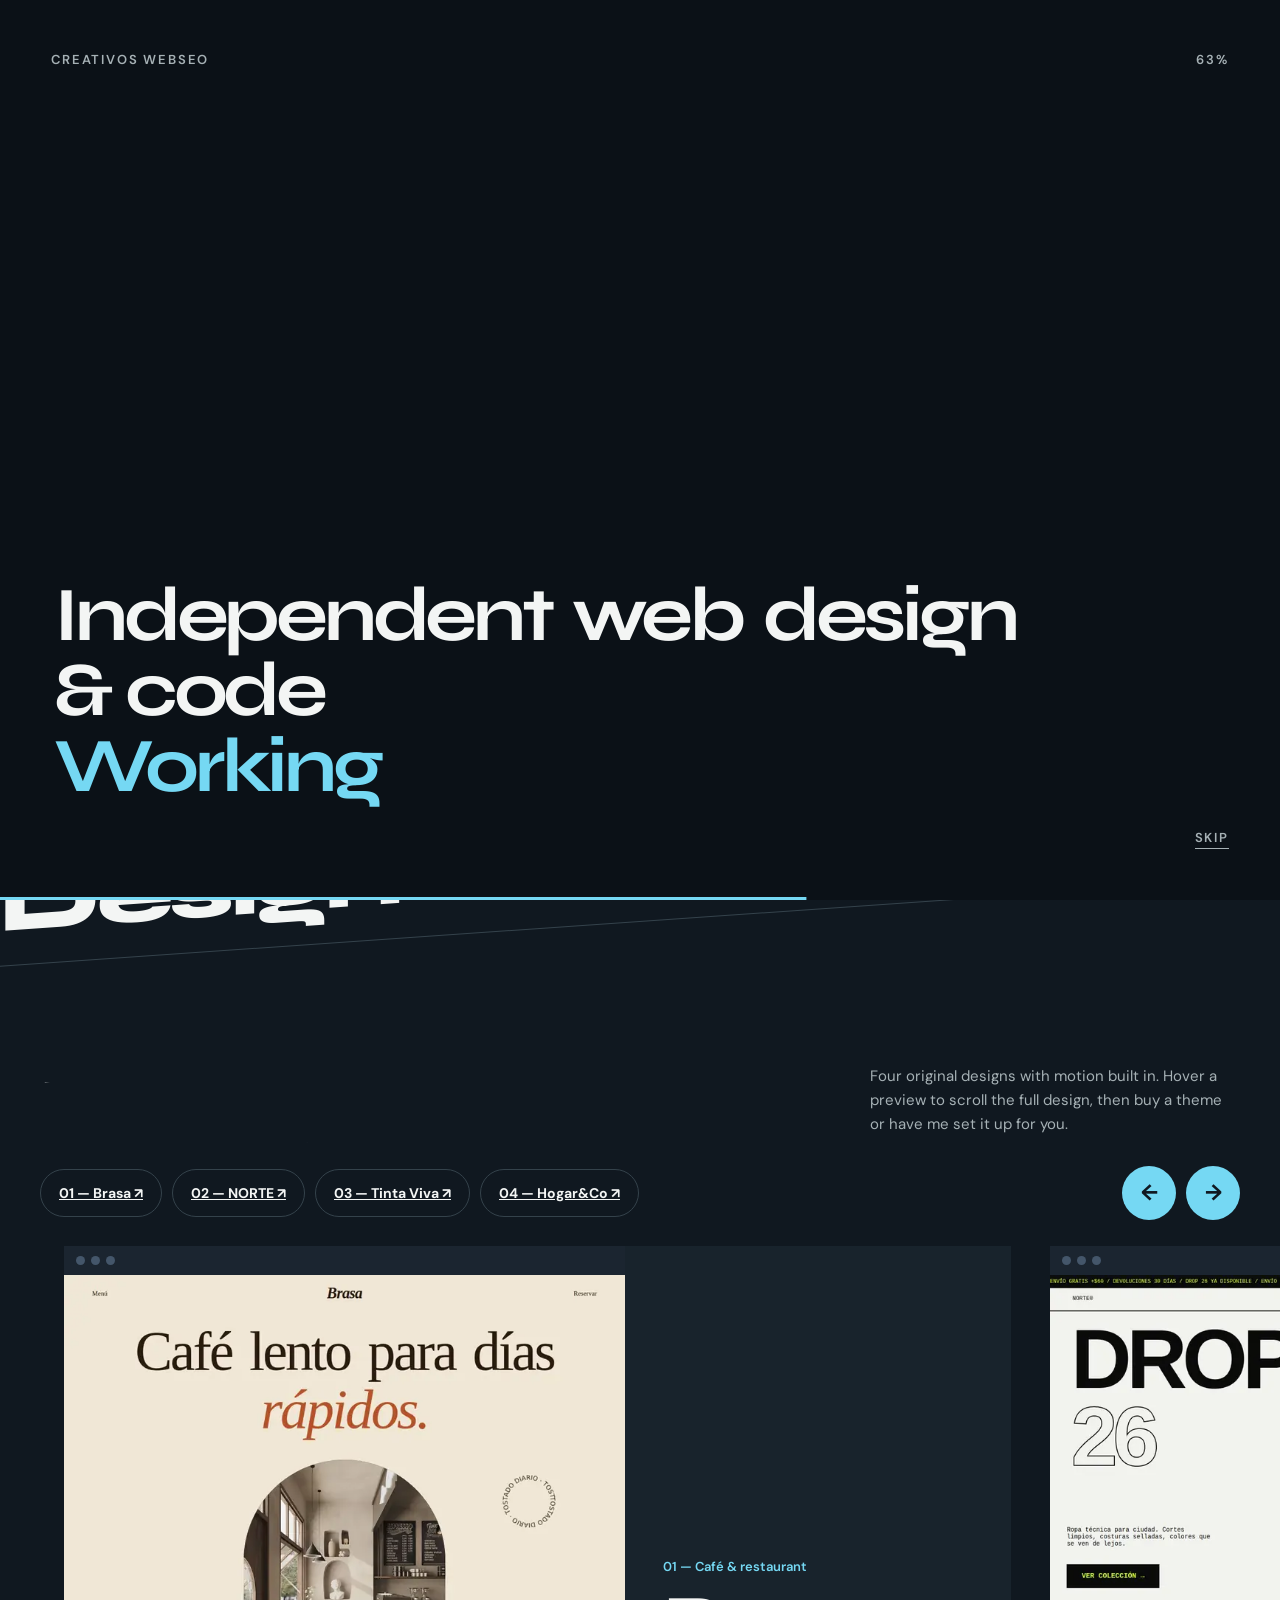
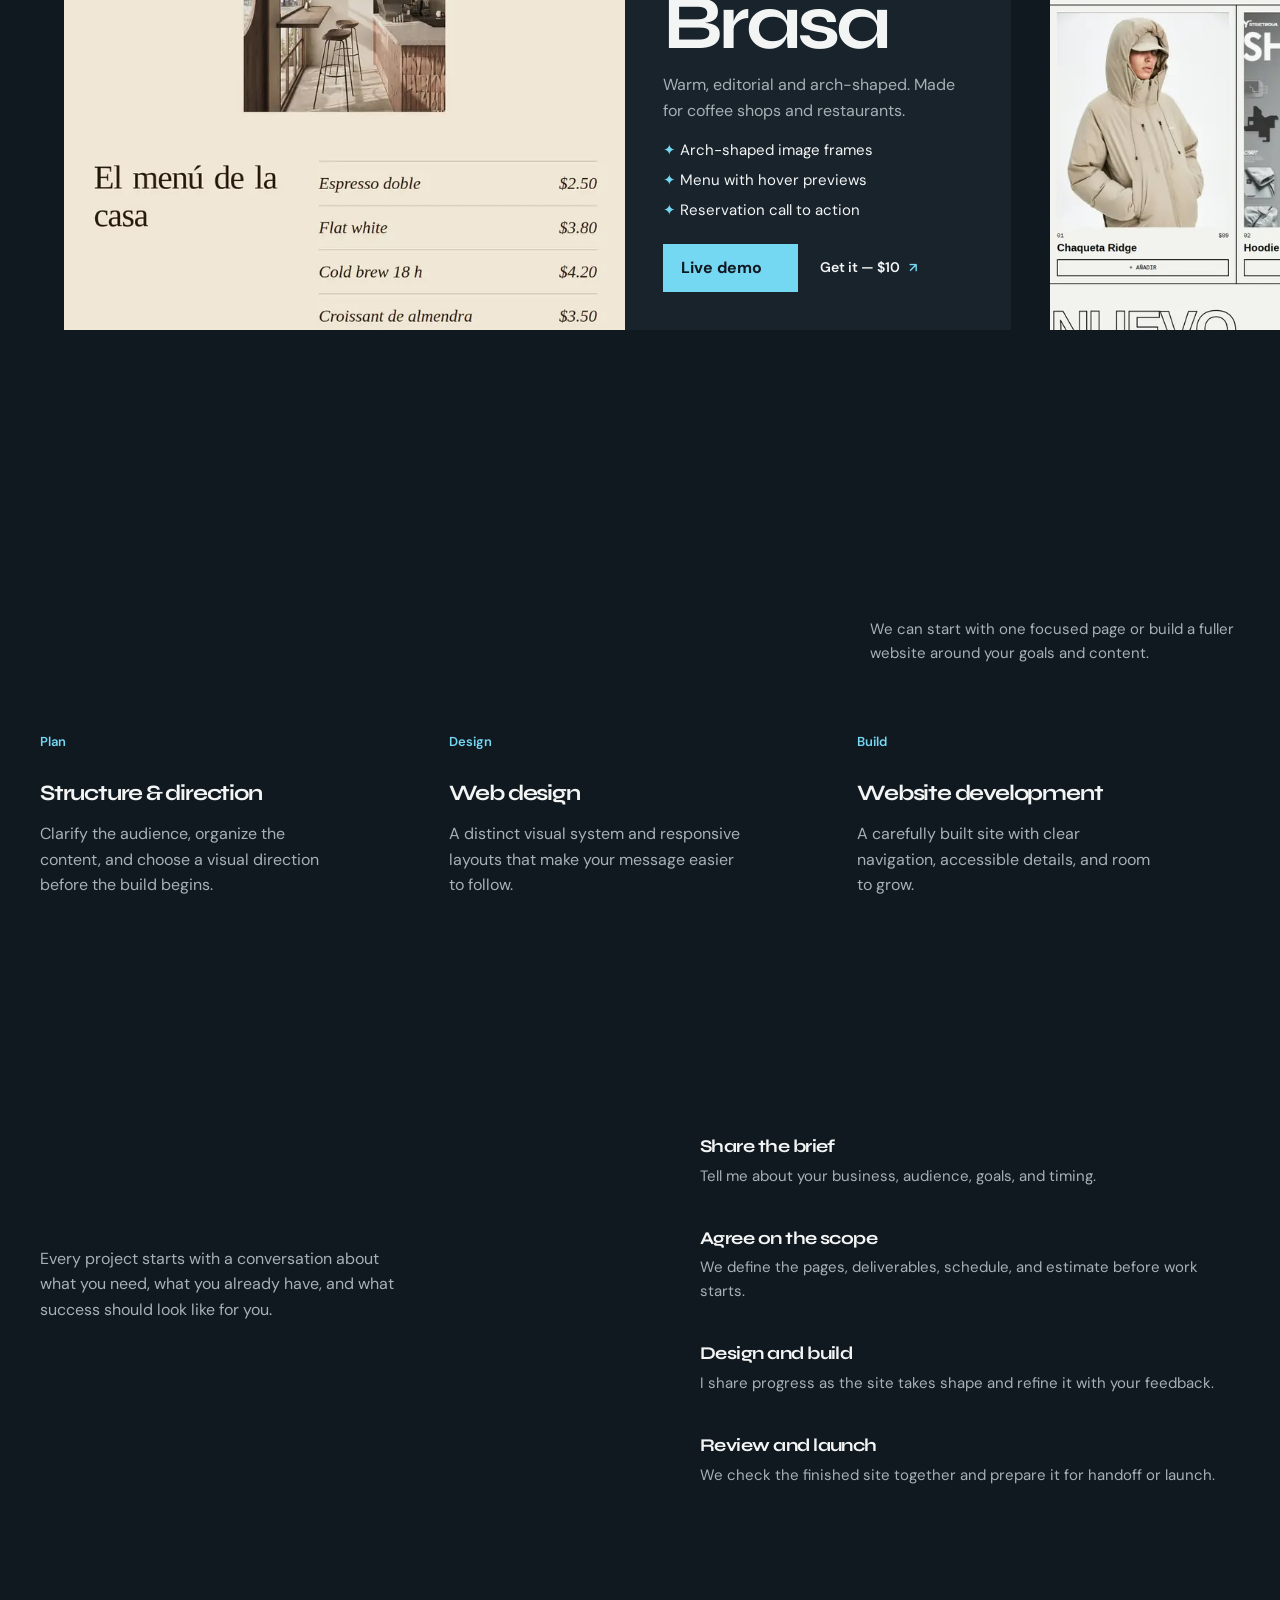
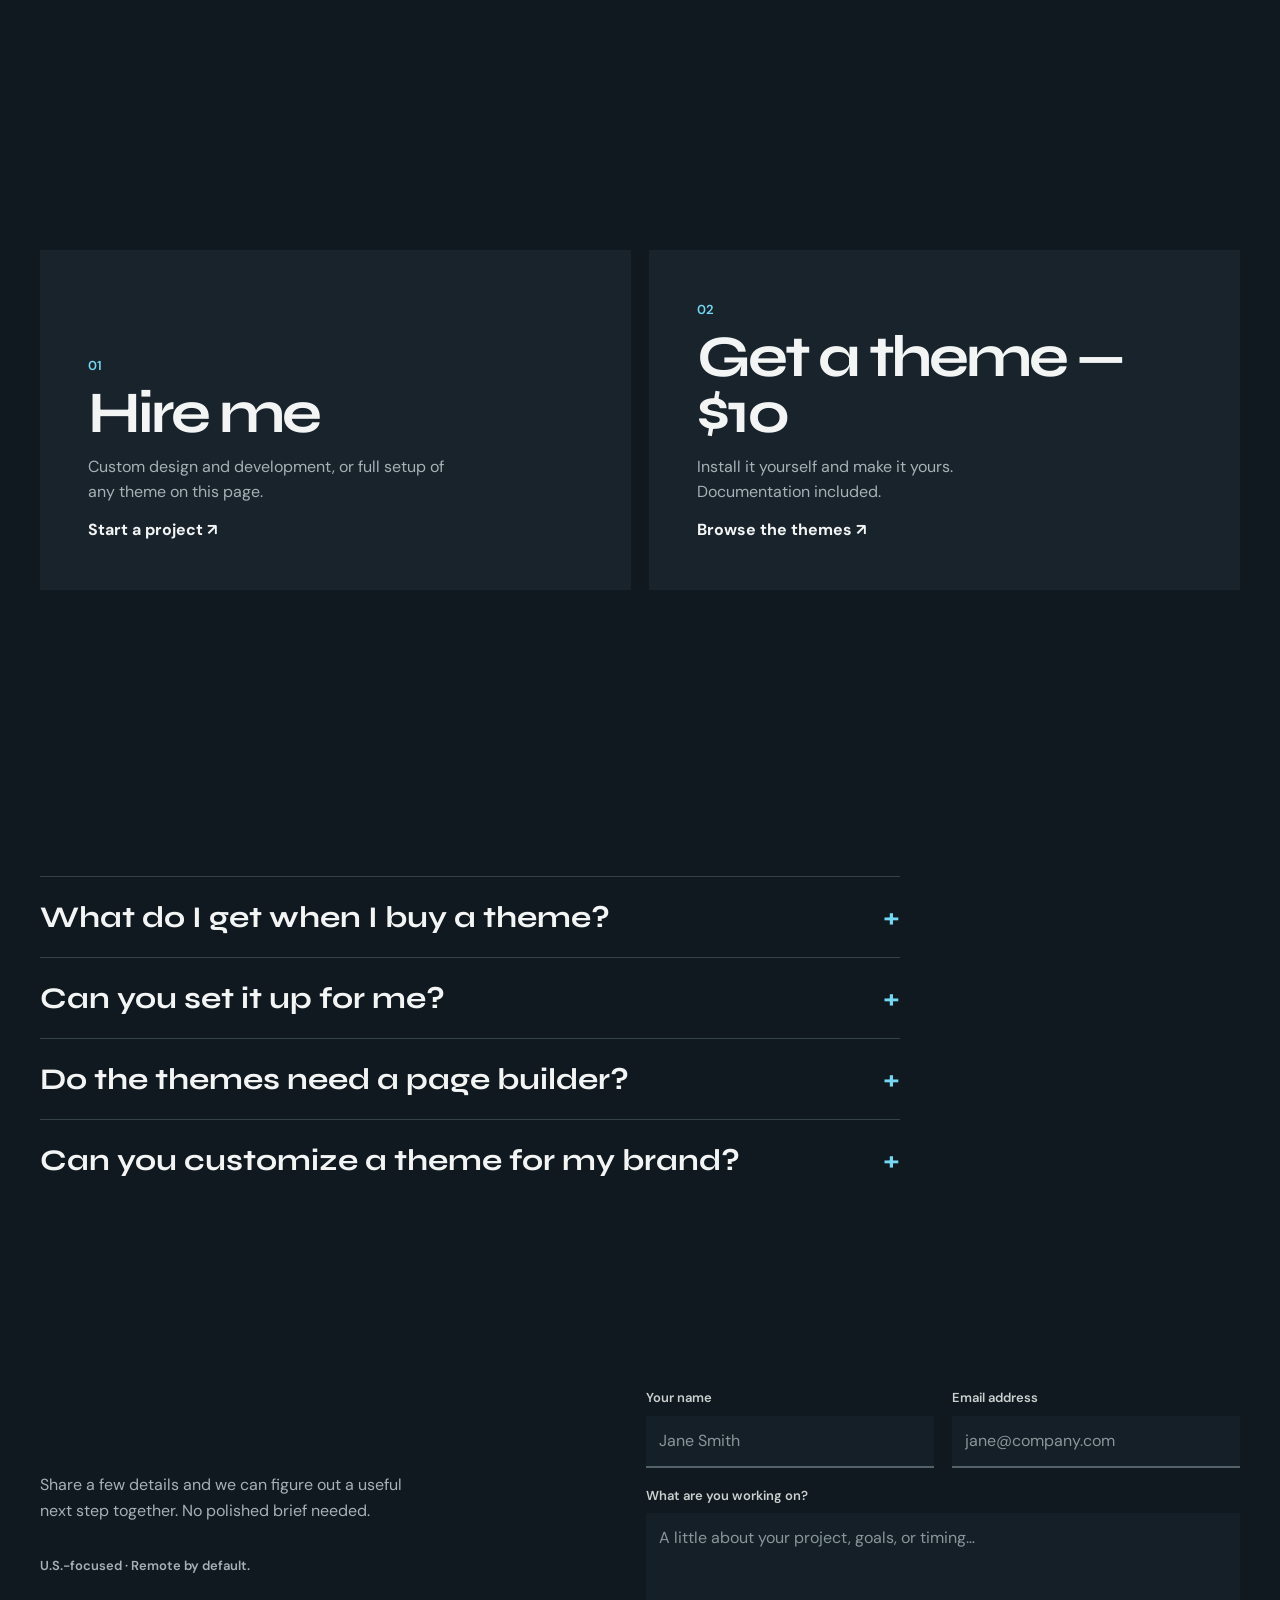
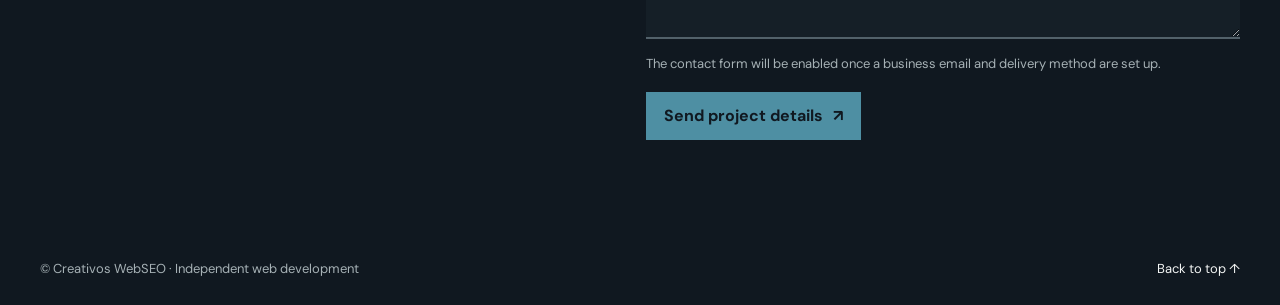
<file: index.html>
<!doctype html>
<html lang="en">
<head>
  <meta charset="utf-8">
  <meta name="viewport" content="width=device-width, initial-scale=1">
  <meta name="theme-color" content="#101820">
  <title>Creativos WebSEO — Independent Web Developer</title>
  <meta name="description" content="Independent web developer for U.S. businesses. Explore original website concepts, editable WordPress themes, services, and a clear project process.">
  <link rel="canonical" href="https://creativoswebseo.xyz/">
  <meta property="og:type" content="website">
  <meta property="og:title" content="Creativos WebSEO — Independent Web Developer">
  <meta property="og:description" content="Original website concepts and editable WordPress themes for shops, real estate agents, cafes, and home-service businesses.">
  <meta property="og:url" content="https://creativoswebseo.xyz/">
  <link rel="preconnect" href="https://fonts.googleapis.com">
  <link rel="preconnect" href="https://fonts.gstatic.com" crossorigin>
  <link href="https://fonts.googleapis.com/css2?family=DM+Sans:wght@400;500;600;700&family=Syne:wght@600;700;800&display=swap" rel="stylesheet">
  <style>
    :root{color-scheme:dark;--ink:#101820;--panel:#18232c;--panel2:#202d37;--paper:#f3f5f4;--muted:#a6b1b5;--line:#34424b;--blue:#75d8f3;--lime:#75d8f3;--max:1200px;--ease-out:cubic-bezier(.23,1,.32,1);--ease-in-out:cubic-bezier(.77,0,.175,1)}
    *,*::before,*::after{box-sizing:border-box}
    html{scroll-behavior:smooth;scroll-padding-top:92px}
    body{margin:0;background:var(--ink);color:var(--paper);font:16px/1.6 "DM Sans",sans-serif;-webkit-font-smoothing:antialiased}
    a{color:inherit}button,input,textarea{font:inherit}
    a:focus-visible,button:focus-visible,input:focus-visible,textarea:focus-visible{outline:3px solid var(--lime);outline-offset:4px}
    .shell{width:min(var(--max),calc(100% - 64px));margin-inline:auto}
    .topbar{position:sticky;top:0;z-index:10;background:rgba(16,24,32,.97)}
    .nav{height:76px;display:flex;align-items:center;justify-content:space-between;gap:32px}
    .wordmark{text-decoration:none;font:800 19px/1 "Syne",sans-serif;letter-spacing:-.07em;white-space:nowrap}.wordmark span{color:var(--blue)}
    .nav-links{display:flex;align-items:center;gap:32px;margin:0;padding:0;list-style:none}.nav-links a{text-decoration:none;color:var(--muted);font-size:14px;transition:color .18s ease}.nav-cta,.button{display:inline-flex;align-items:center;justify-content:center;gap:10px;min-height:48px;padding:0 18px;border:0;background:var(--blue);color:var(--ink);font-weight:700;text-decoration:none;transition:transform .2s var(--ease-out),background-color .18s ease}.nav-cta{min-height:40px;font-size:13px}
    @media(hover:hover) and (pointer:fine){.nav-links a:hover{color:var(--paper)}.nav-cta:hover,.button:hover{transform:translateY(-2px);background:#a2e9fa}.text-link:hover span{transform:translate(3px,-3px)}.work-card:hover{transform:translateY(-4px)}.work-card:hover .work-image::before{transform:translateY(-5px)}.work-filters label:hover{color:var(--paper)}}
    .menu-toggle{position:absolute;width:1px;height:1px;padding:0;margin:-1px;overflow:hidden;clip:rect(0,0,0,0);white-space:nowrap;border:0}.menu-button{display:none;border:0;background:var(--panel);color:var(--paper);padding:9px 12px;cursor:pointer}
    .hero{position:relative;min-height:68svh;padding:88px 0 78px;display:flex;align-items:center;overflow:hidden}
    .hero-grid{position:relative;z-index:1;display:grid;grid-template-columns:1.1fr .9fr;align-items:center;gap:4vw}
    .code-rain{position:absolute;inset:0;overflow:hidden;pointer-events:none;z-index:0;color:var(--blue);opacity:.38}
    .code-rain span{position:absolute;top:-55vh;left:var(--x);display:block;height:130vh;white-space:pre;letter-spacing:.12em;will-change:transform,opacity;animation:code-fall var(--duration) linear var(--delay) infinite}
    .code-rain code{font:13px/1.75 ui-monospace,SFMono-Regular,Consolas,monospace}
    @keyframes code-fall{0%{transform:translateY(0);opacity:0}8%{opacity:.9}72%{opacity:.68}88%{opacity:.3}100%{transform:translateY(150vh);opacity:0}}
    h1,h2,h3,p{margin-top:0}h1,h2,h3{font-family:"Syne",sans-serif;letter-spacing:-.055em}
    h1{max-width:1100px;margin:0 0 25px;font-size:clamp(56px,6vw,88px);line-height:.91;font-weight:700}
    h1 em{font-style:normal;color:var(--blue)}
    .hero-copy{max-width:660px;color:#c0c9c9;font-size:21px;line-height:1.55}
    @keyframes hero-enter{from{opacity:0;transform:translateY(18px)}to{opacity:1;transform:translateY(0)}}
    .hero h1{animation:hero-enter .8s var(--ease-out) both}.hero-copy{animation:hero-enter .8s .12s var(--ease-out) both}.hero-actions{animation:hero-enter .8s .22s var(--ease-out) both}
    .hero-actions{display:flex;align-items:center;gap:22px;margin-top:25px}.text-link{display:inline-flex;gap:9px;align-items:center;text-decoration:none;font-size:14px;font-weight:600}.text-link span{color:var(--lime);transition:transform .2s var(--ease-out)}
    .hero-note{margin:25px 0 0;color:var(--muted);font:12px "DM Sans",sans-serif}
    .visual{position:relative;min-height:390px;display:grid;place-items:center}
    .visual::before{content:"";position:absolute;width:340px;height:340px;background:#15232c;border-radius:50%}
    .browser{position:relative;width:min(100%,430px);background:#e2e6e4;color:#14212a;transform:rotate(2deg);animation:browser-float 6s ease-in-out infinite}
    @keyframes browser-float{0%,100%{transform:rotate(2deg) translateY(0)}50%{transform:rotate(0deg) translateY(-10px)}}
    .browser-bar{height:36px;background:#d7dbd8;display:flex;align-items:center;gap:6px;padding:0 12px}.browser-bar i{width:7px;height:7px;border-radius:50%;background:#9ba6a5}.browser-bar span{margin-left:8px;color:#4a5658;font:13px "DM Sans",sans-serif}
    .preview-site{min-height:280px;padding:22px 25px 25px;background:#eff1ed;overflow:hidden}
    .preview-nav{display:flex;justify-content:space-between;align-items:center;font:700 13px "DM Sans",sans-serif;letter-spacing:.03em}.preview-nav b{font:800 14px "Syne",sans-serif}.preview-nav small{font-size:13px;letter-spacing:.03em}
    .preview-content{position:relative;margin-top:38px}.preview-content small{font:600 13px "DM Sans",sans-serif;color:#4b5a56}.preview-content strong{display:block;max-width:235px;margin:9px 0 12px;font:700 35px/.98 "Syne",sans-serif;letter-spacing:-.07em}.preview-content p{max-width:180px;font-size:13px;line-height:1.5;color:#53615e}.preview-cta{display:inline-block;margin-top:10px;padding:8px 12px;background:#293d36;color:white;font-size:13px;font-weight:700}
    .preview-shape{position:absolute;right:10px;bottom:12px;width:110px;height:148px;background:#bf875e;border-radius:48% 48% 4px 4px;transform:rotate(-4deg)}.preview-shape::after{content:"";position:absolute;inset:16px 18px 0;background:#758879;border-radius:48% 48% 0 0}
    .visual-caption{position:absolute;right:0;bottom:3px;color:var(--muted);font:600 13px "DM Sans",sans-serif}
    section.content-section{padding:94px 0}
    .section-head{display:flex;justify-content:space-between;align-items:end;gap:36px;margin-bottom:38px}.section-head h2{max-width:640px;margin:0;font-size:clamp(36px,5vw,58px);line-height:1.03}.section-head p{max-width:370px;margin:0;color:var(--muted);font-size:15px}
    .work-grid{display:grid;grid-template-columns:repeat(3,minmax(0,1fr));gap:18px}
    .work-filters{display:flex;flex-wrap:wrap;gap:22px;margin:-10px 0 26px}.work-filters input{position:absolute;width:1px;height:1px;overflow:hidden;clip:rect(0,0,0,0)}.work-filters label{padding:6px 0;color:var(--muted);font-size:13px;font-weight:600;cursor:pointer}.work-filters input:checked+label{color:var(--lime)}.work-filters input:focus-visible+label{outline:3px solid var(--lime);outline-offset:4px}
    #work:has(#filter-hospitality:checked) .work-card:not([data-category="hospitality"]),#work:has(#filter-food:checked) .work-card:not([data-category="food"]),#work:has(#filter-creative:checked) .work-card:not([data-category="creative"]){display:none}
    .work-card{min-width:0;background:var(--panel);transition:transform .24s var(--ease-out)}
    .work-image{height:220px;overflow:hidden;display:flex;align-items:flex-end;padding:20px;position:relative}
    .work-image::before{content:"";position:absolute;inset:17px 17px 0;background:var(--mock);transition:transform .3s var(--ease-out)}
    .mock-one{--mock:#d7e2d8}.mock-two{--mock:#d5a36f}.mock-three{--mock:#a9c5d1}
    .mock-browser{z-index:1;position:relative;width:100%;height:100%;padding:29px 18px 14px;background:var(--mock);color:#24353b;font-family:"Syne",sans-serif}
    .mock-browser::before{content:"•••";position:absolute;top:-1px;left:0;width:100%;height:17px;background:#d4d9d7;color:#788383;font:11px/15px sans-serif;letter-spacing:3px;padding-left:7px}
    .mock-browser b{display:block;font-size:clamp(16px,2vw,24px);line-height:.95;max-width:155px;letter-spacing:-.06em}.mock-browser small{display:block;margin-top:9px;font:600 13px "DM Sans",sans-serif;color:#34424b}.mock-browser i{display:block;width:72px;height:19px;margin-top:13px;background:#253c3a}
    .work-info{padding:18px 19px 20px}.work-meta{display:flex;justify-content:space-between;gap:12px;color:var(--muted);font:600 13px "DM Sans",sans-serif}.work-info h3{margin:11px 0 5px;font-size:22px;letter-spacing:-.045em}.work-info p{margin:0;color:#b7c0c0;font-size:15px;line-height:1.55}
    .concept-note{margin:20px 0 0;color:var(--muted);font:13px/1.5 "DM Sans",sans-serif}
    .theme-callout{display:flex;justify-content:space-between;align-items:center;gap:28px;margin-top:34px;padding:24px;background:var(--panel)}
    .theme-callout h3{margin:0 0 6px;font-size:clamp(22px,2.7vw,30px);letter-spacing:-.04em}
    .theme-callout p{max-width:590px;margin:0;color:var(--muted);font-size:15px}
    .theme-link{display:inline-flex;align-items:center;justify-content:center;min-height:48px;padding:0 17px;background:var(--lime);color:var(--ink);font-weight:700;text-decoration:none;white-space:nowrap;transition:transform .16s var(--ease-out),background-color .16s ease-out}
    .theme-link:hover{background:#e4ffa0;transform:translateY(-2px)}
    .services{display:grid;grid-template-columns:repeat(3,1fr);gap:26px}
    .service{padding:25px 20px 28px 0}.service-number{color:var(--lime);font:600 13px "DM Sans",sans-serif}.service h3{margin:22px 0 10px;font-size:22px}.service p{max-width:300px;margin:0;color:var(--muted);font-size:16px}
    .process-grid{display:grid;grid-template-columns:1fr 1fr;gap:10%;align-items:start}.process-grid h2{margin:12px 0;font-size:clamp(38px,4.5vw,54px);line-height:1}.process-grid>div:first-child p{max-width:370px;color:var(--muted);font-size:16px}
    .steps{list-style:none;margin:0;padding:0}.steps li{display:grid;grid-template-columns:1fr;gap:5px;padding:18px 0}.steps h3{margin:0 0 3px;font-size:18px;letter-spacing:-.03em}.steps p{margin:0;color:var(--muted);font-size:15px}
    .contact-layout{display:grid;grid-template-columns:.9fr 1.1fr;gap:10%}.contact-copy h2{max-width:500px;margin:12px 0 18px;font-size:clamp(40px,4.5vw,54px);line-height:1}.contact-copy p{max-width:370px;color:var(--muted);font-size:16px}.contact-aside{margin-top:32px;color:var(--muted);font:600 13px/1.7 "DM Sans",sans-serif}
    .contact-form{display:grid;grid-template-columns:1fr 1fr;gap:18px}.field{display:grid;gap:7px}.field.full{grid-column:1/-1}.field label{font-size:13px;font-weight:600;color:#c9d0cd}.field input,.field textarea{width:100%;border:0;border-bottom:2px solid #52616a;border-radius:0;background:#151f27;color:var(--paper);padding:12px 13px}.field input::placeholder,.field textarea::placeholder{color:#88969a}.field textarea{min-height:126px;resize:vertical}.form-status{grid-column:1/-1;margin:-3px 0 0;color:var(--muted);font:13px/1.5 "DM Sans",sans-serif}.contact-form button{grid-column:1/-1;width:max-content}.contact-form button:disabled{cursor:not-allowed;opacity:.62;transform:none}
    footer{padding:25px 0;display:flex;justify-content:space-between;gap:20px;color:var(--muted);font-size:13px}footer p{margin:0}footer a{color:var(--paper);text-decoration:none}
    @media(max-width:900px){.nav{gap:18px}.menu-button{display:block;margin-left:auto}.menu-toggle:focus-visible+.menu-button{outline:3px solid var(--lime);outline-offset:4px}.nav-cta{margin-left:0}.nav-links{display:none;position:absolute;top:76px;left:32px;right:32px;z-index:12;background:var(--ink);padding:18px 20px 24px;flex-direction:column;align-items:flex-start;gap:20px}.menu-toggle:checked~.nav-links{display:flex}.hero-grid{grid-template-columns:1fr;gap:10px}.hero h1{font-size:clamp(56px,8vw,84px);max-width:780px}.work-grid{gap:12px}.work-image{height:190px}.work-info{padding:16px}.section-head{align-items:start;flex-direction:column}.section-head p{max-width:560px}}
    @media(max-width:700px){.shell{width:min(var(--max),calc(100% - 40px))}.nav{height:68px;gap:12px}.menu-button{display:block}.menu-toggle:focus-visible+.menu-button{outline:3px solid var(--lime);outline-offset:4px}.nav-cta{margin-left:auto}.nav-links{display:none;position:absolute;top:68px;left:0;right:0;background:var(--ink);padding:18px 20px 24px;flex-direction:column;align-items:flex-start;gap:20px}.menu-toggle:checked~.nav-links{display:flex}.hero{min-height:62svh;padding:60px 0 56px}.hero-grid{grid-template-columns:1fr;gap:16px}.visual{min-height:280px}.visual::before{width:260px;height:260px}.browser{width:min(100%,390px)}.hero h1{font-size:clamp(42px,11vw,58px)}.hero-copy{font-size:18px}.content-section{padding:70px 0!important}.work-grid{grid-template-columns:1fr}.work-image{height:235px}.work-info{padding:18px 19px 20px}.theme-callout{align-items:flex-start;flex-direction:column;gap:18px}.theme-link{white-space:normal}.services{grid-template-columns:1fr}.service,.service+.service{padding:20px 0;border-left:0}.service h3{margin-top:12px}.process-grid,.contact-layout{grid-template-columns:1fr;gap:32px}.contact-aside{margin-top:18px}.contact-form{gap:14px}}
    @media(max-width:430px){.wordmark{font-size:12px;letter-spacing:-.05em}.wordmark span{display:none}.nav{gap:6px}.nav-cta{padding:0 7px;font-size:10px;white-space:nowrap}.hero-actions{align-items:flex-start;flex-direction:column;gap:16px}.contact-form{grid-template-columns:1fr}.field.full,.form-status,.contact-form button{grid-column:1}.contact-form button{width:100%}footer{flex-direction:column}}
    @keyframes section-arrive{from{opacity:.65;transform:translateY(18px)}to{opacity:1;transform:translateY(0)}}
    @supports(animation-timeline:view()){[data-reveal]{animation:section-arrive linear both;animation-timeline:view();animation-range:entry 0% entry 34%}}
    .code-burst{position:fixed;inset:0;z-index:20;display:grid;place-items:center;overflow:hidden;pointer-events:none;opacity:0}
    .code-burst i{position:absolute;left:50%;top:50%;color:var(--blue);font:600 14px/1.2 ui-monospace,SFMono-Regular,Consolas,monospace;white-space:nowrap;opacity:0;transform:translate(-50%,-50%)}
    .code-burst i:nth-child(3n){color:#b2fae4}.code-burst i:nth-child(4n){color:#d5f58e}
    .code-burst i:nth-child(1){--dx:-38vw;--dy:-28vh}.code-burst i:nth-child(2){--dx:35vw;--dy:-34vh}.code-burst i:nth-child(3){--dx:-44vw;--dy:7vh}.code-burst i:nth-child(4){--dx:43vw;--dy:18vh}.code-burst i:nth-child(5){--dx:-25vw;--dy:37vh}.code-burst i:nth-child(6){--dx:16vw;--dy:-42vh}.code-burst i:nth-child(7){--dx:4vw;--dy:40vh}.code-burst i:nth-child(8){--dx:46vw;--dy:-10vh}
    @keyframes burst-overlay{0%,100%{opacity:0}12%,72%{opacity:1}}
    @keyframes burst-code{0%{opacity:0;transform:translate(-50%,-50%) scale(.35) rotate(-8deg)}15%{opacity:1}100%{opacity:0;transform:translate(calc(-50% + var(--dx)),calc(-50% + var(--dy))) scale(1.1) rotate(8deg)}}
    section:target .code-burst{animation:burst-overlay .9s ease-out both}
    section:target .code-burst i{animation:burst-code .9s cubic-bezier(.16,1,.3,1) both}
    section:target .code-burst i:nth-child(2n){animation-delay:.035s}
    section:target .code-burst i:nth-child(3n){animation-delay:.07s}
    .button,.nav-cta,.text-link{position:relative;isolation:isolate}
    /* taste-skill-ignore: the click effect is literal code punctuation, matching the requested code burst. */
    .button::after,.nav-cta::after,.text-link::after{content:"{ }  </>  code()";position:absolute;left:50%;top:50%;z-index:2;color:var(--ink);font:700 11px ui-monospace,SFMono-Regular,Consolas,monospace;white-space:nowrap;opacity:0;pointer-events:none}
    @keyframes tap-burst{0%{opacity:0;transform:translate(-50%,-50%) scale(.5)}20%{opacity:1}100%{opacity:0;transform:translate(-50%,-50%) scale(2.8)}}
    .button:active::after,.nav-cta:active::after,.text-link:active::after{animation:tap-burst .45s ease-out}
    @media(max-width:900px){.code-rain span:nth-child(n+8){display:none}}
    @media(max-width:700px){.code-rain{opacity:.3}}
    @media(prefers-reduced-motion:reduce){*,*::before,*::after{scroll-behavior:auto!important;transition:none!important}.hero h1,.hero-copy,.hero-actions,.visual .browser,[data-reveal]{animation:none!important;opacity:1;transform:none}.code-burst{display:none}.code-rain{opacity:.28}.code-rain span{animation-duration:calc(var(--duration)*1.8);will-change:auto}.button:active::after,.nav-cta:active::after,.text-link:active::after{animation:none!important}}
  
.pl{display:none}.js .pl{position:fixed;inset:0;z-index:99;display:flex;flex-direction:column;justify-content:flex-end;background:#0b1117;color:var(--paper);padding:4vw;transition:transform 1.1s cubic-bezier(.76,0,.24,1)}.pl.open{transform:translateY(-100%)}
.pt{position:absolute;top:4vw;left:4vw;font:600 13px "DM Sans",sans-serif;letter-spacing:.14em;text-transform:uppercase;color:var(--muted)}
.pcount{position:absolute;top:4vw;right:4vw;font:600 13px "DM Sans",sans-serif;letter-spacing:.14em;color:var(--muted)}
.pt2{margin-bottom:5vh}.pline{font:700 clamp(34px,6vw,120px)/.98 Syne,sans-serif;letter-spacing:-.055em;min-height:.98em}.pline.b{color:var(--blue)}
.js .pl .i{transform:translateY(112%);transition:none}.js .pl .i.show{animation:pup .85s cubic-bezier(.19,1,.22,1) forwards}.js .pl .i.st{transform:none;animation:none}
.pbar{position:absolute;left:0;bottom:0;height:3px;width:100%;background:var(--blue);transform-origin:left;transform:scaleX(var(--p,0));transition:transform .35s ease-out}
.pskip{position:absolute;right:4vw;bottom:4vw;background:none;border:0;border-bottom:1px solid currentColor;padding:0 0 2px;color:var(--muted);font:600 13px "DM Sans",sans-serif;letter-spacing:.14em;text-transform:uppercase;cursor:pointer}
.js .cur{z-index:100}@keyframes pup{to{transform:none}}
.cur{display:none}@media(pointer:fine){.js .cur{display:block;position:fixed;left:-8px;top:-8px;width:16px;height:16px;border-radius:50%;background:#fff;mix-blend-mode:difference;pointer-events:none;z-index:98;transition:width .3s,height .3s,margin .3s}.cur.big{width:84px;height:84px;margin:-34px}}
html.sm{scroll-behavior:auto}
.w{display:inline-block;overflow:hidden;vertical-align:top;padding:0 .04em .12em;margin-bottom:-.12em}.js .i{display:inline-block;transform:translateY(112%) rotate(4deg);transition:transform 1.2s cubic-bezier(.19,1,.22,1)}.ready .sp.in .i{transform:none}.js .hero h1{animation:none}
.mq{overflow:hidden;white-space:nowrap;padding:3vh 0;border-block:1px solid var(--line);font:800 clamp(40px,8vw,110px)/1 Syne,sans-serif;letter-spacing:-.05em;text-transform:uppercase;color:transparent;-webkit-text-stroke:1px var(--paper)}.mq div{display:inline-block;animation:mq 30s linear infinite}.mq em{font-style:normal;color:var(--blue);-webkit-text-stroke:0}@keyframes mq{to{transform:translateX(-50%)}}
.hz{position:relative}.hzs{position:sticky;top:76px;height:calc(100vh - 76px);overflow:hidden;display:flex;align-items:center}.track{display:flex;gap:3vw;padding:0 5vw;width:max-content;will-change:transform}
.slide{width:min(980px,86vw);display:grid;grid-template-columns:1fr 1fr;background:var(--panel);min-height:62vh}.sart{position:relative;overflow:hidden;min-height:340px}.sart svg{position:absolute;inset:0;width:100%;height:100%;transition:scale 1.4s var(--ease-out)}.slide:hover .sart svg{scale:1.08}
.sinfo{padding:clamp(22px,3vw,44px);display:flex;flex-direction:column;justify-content:flex-end;gap:14px}.sinfo span{color:var(--blue);font:600 13px "DM Sans",sans-serif}.sinfo h3{margin:0;font-size:clamp(44px,6vw,84px);line-height:.9}.sinfo p{margin:0;color:var(--muted)}.sbtn{display:flex;align-items:center;gap:22px;flex-wrap:wrap;margin-top:8px}
.offer{display:grid;grid-template-columns:1fr 1fr;gap:18px}.ocard{display:flex;flex-direction:column;gap:12px;padding:clamp(24px,4vw,48px);min-height:340px;background:var(--panel);text-decoration:none;justify-content:flex-end;transition:background .4s,color .4s}.ocard small{color:var(--blue);font:600 13px "DM Sans",sans-serif}.ocard h3{margin:0;font-size:clamp(34px,4.6vw,64px);line-height:.95}.ocard p{margin:0;color:var(--muted);max-width:360px}.ocard span{font-weight:700}.ocard:hover{background:var(--blue);color:var(--ink)}.ocard:hover p,.ocard:hover small{color:var(--ink)}
@media(max-width:700px){.hzs{position:static;height:auto;display:block}.track{width:auto;flex-direction:column;padding:0 20px;transform:none!important}.slide{width:100%;grid-template-columns:1fr}.sart{min-height:300px}.offer{grid-template-columns:1fr}}
@media(prefers-reduced-motion:reduce){.mq div{animation:none}.js .i{transform:none;transition:none}}
html,body{overflow-x:clip;max-width:100%}@media(max-width:430px){.nav{padding:0}.nav-cta{padding:0 8px;font-size:10px}.menu-button{padding:8px 9px}}.shot{position:relative;background:#fff;min-height:340px;overflow:hidden;display:flex;flex-direction:column}.shot .bar{display:flex;gap:6px;padding:10px 12px;background:#1b2530;flex:none}.shot .bar u{width:9px;height:9px;border-radius:50%;background:#44566a}
.shot .scr{flex:1;background-size:100% auto;background-repeat:no-repeat;background-position:50% 0;transition:background-position 10s linear}.slide:hover .scr{background-position:50% 100%}
@media(hover:none){.shot .scr{animation:scr 14s ease-in-out infinite alternate}}@keyframes scr{to{background-position:50% 100%}}
.feat{list-style:none;margin:0;padding:0;display:grid;gap:6px;color:var(--paper);font-size:15px}.feat li:before{content:"✦ ";color:var(--blue)}
.faq{max-width:860px}.faq details{border-top:1px solid var(--line);padding:22px 0}.faq summary{cursor:pointer;font:700 clamp(20px,2.4vw,30px) Syne,sans-serif;list-style:none;display:flex;justify-content:space-between;gap:20px}.faq summary::-webkit-details-marker{display:none}.faq summary::after{content:"+";color:var(--blue)}.faq details[open] summary::after{content:"–"}.faq p{color:var(--muted);margin:14px 0 0;max-width:620px}
.pills{display:flex;gap:10px;flex-wrap:wrap;margin:-8px 0 26px}.pills a{border:1px solid var(--line);padding:12px 18px;font-weight:700;font-size:14px;border-radius:99px;transition:background .3s,color .3s}.pills a:hover{background:var(--blue);color:var(--ink)}
.shot{aspect-ratio:4/5;min-height:0;text-decoration:none;cursor:pointer}.slide{width:clamp(620px,56vw,1500px);min-height:0;grid-template-columns:1.05fr 1fr}
:root{--max:clamp(1200px,80vw,2100px)}
@media(min-width:1700px){.section-head h2{font-size:clamp(58px,3.4vw,120px);max-width:none}.hero h1{font-size:clamp(84px,6vw,170px)}.section-head p,.hero-copy{font-size:clamp(17px,1.05vw,26px)}.content-section{padding:clamp(94px,7vw,190px) 0}}
@media(max-width:700px){.slide{width:100%;grid-template-columns:1fr}.shot{aspect-ratio:auto;min-height:420px}}
.carousel{position:relative}.carousel .track{display:flex;gap:3vw;width:auto;overflow-x:auto;scroll-snap-type:x mandatory;scroll-behavior:smooth;padding:0 5vw 28px;scrollbar-width:none;cursor:grab;transform:none!important}.carousel .track::-webkit-scrollbar{display:none}.carousel .track.drag{cursor:grabbing;scroll-snap-type:none;scroll-behavior:auto}.carousel .slide{flex:none;scroll-snap-align:center}
.car-btn{position:absolute;top:50%;z-index:5;width:64px;height:64px;border-radius:50%;border:0;background:var(--blue);color:var(--ink);font-size:26px;font-weight:700;cursor:pointer;transform:translateY(-50%);transition:scale .3s}.car-btn:hover{scale:1.1}.car-btn.prev{left:1.5vw}.car-btn.next{right:1.5vw}
@media(max-width:700px){.car-btn{display:none}.carousel .track{flex-direction:column;overflow:visible;scroll-snap-type:none}}
:root{--s1:url(assets/shots/brasa.webp);--s2:url(assets/shots/norte.webp);--s3:url(assets/shots/tintaviva.webp);--s4:url(assets/shots/hogarco.webp);}
.hv{width:min(100%,400px)}.hvs{position:relative;aspect-ratio:4/5;overflow:hidden;background:#111}.hvi{position:absolute;inset:0;background-size:100% auto;background-repeat:no-repeat;background-position:50% 0;opacity:0;transition:opacity .9s}.hvi.on{opacity:1;animation:hvs 6s ease-in-out forwards}@keyframes hvs{from{background-position:50% 0}to{background-position:50% 55%}}@media(prefers-reduced-motion:reduce){.hvi.on{animation:none}}
.prow{display:flex;justify-content:space-between;align-items:center;gap:20px;flex-wrap:wrap;margin:-8px 0 26px}.prow .pills{margin:0}.car-ctl{display:flex;gap:10px}.car-btn{position:static;transform:none;width:54px;height:54px;font-size:22px}.car-btn.prev,.car-btn.next{left:auto;right:auto}
.work-image.cn{position:relative;aspect-ratio:16/10;height:auto;padding:0;overflow:hidden;background:#222}.work-image.cn::before,.work-image.cn::after{display:none}
.cb{position:absolute;inset:0;display:flex;flex-direction:column}.cb .bar{display:flex;align-items:center;gap:5px;padding:7px 10px;background:#dfe3e1;font:11px "DM Sans",sans-serif;color:#555;font-style:normal;flex:none}.cb .bar u{width:7px;height:7px;border-radius:50%;background:#aab4b8;text-decoration:none}.cb .bar span{margin-left:8px}
.cpage{flex:1;display:flex;flex-direction:column;background:var(--c);color:var(--t);min-height:0}.cpage nav{display:flex;justify-content:space-between;padding:9px 14px;font:700 9px Syne,sans-serif;letter-spacing:.08em}.cpage nav span{font-weight:500;opacity:.7}
.chero{flex:1;display:grid;grid-template-columns:1.1fr 1fr;gap:12px;padding:0 14px;min-height:0}.ctx{display:flex;flex-direction:column;justify-content:center}.ctx h4{font:700 clamp(15px,1.5vw,24px)/1.02 Syne,sans-serif;margin:0 0 8px}.ctx p{font-size:11px;margin:0 0 10px;opacity:.8}.ctx em{font-style:normal;background:var(--t);color:var(--c);padding:6px 11px;font:700 10px "DM Sans",sans-serif;align-self:flex-start}
.cimg{background-size:cover;background-position:center;transition:background-size .9s;margin-top:4px}.work-card:hover .cimg{background-size:118%}
.cstrip{display:flex;gap:8px;padding:9px 14px 11px}.cstrip i{flex:1;height:12px;background:var(--t);opacity:.13;border-radius:2px}
.hv+.visual-caption{position:static;display:block;margin-top:16px;text-align:center}.slide{width:clamp(760px,74vw,1800px);grid-template-columns:1.45fr 1fr}.shot{aspect-ratio:auto;height:clamp(440px,76vh,860px)}
@media(max-width:900px){.slide{width:min(92vw,760px)}}
@media(max-width:700px){.slide{width:100%;grid-template-columns:1fr}.shot{height:auto;min-height:420px}}
.rain{position:absolute;inset:0;width:100%;height:100%;z-index:0;pointer-events:none;opacity:.42}
.deck{position:relative;width:min(100%,520px);aspect-ratio:1/1.02;margin-inline:auto}.dc{position:absolute;left:0;top:0;width:66%;height:72%;background:#e2e6e4;box-shadow:0 24px 60px #000a;transform:translate(var(--x),var(--y)) rotate(var(--r));transition:transform 1s var(--ease-out),box-shadow .5s;cursor:pointer;overflow:hidden;display:flex;flex-direction:column}.dc .browser-bar{flex:none}.dcs{flex:1;background-size:100% auto;background-repeat:no-repeat;background-position:50% 0}
.dc[data-p="0"]{--x:0%;--y:30%;--r:-3deg;z-index:4}.dc[data-p="1"]{--x:17%;--y:20%;--r:2deg;z-index:3}.dc[data-p="2"]{--x:34%;--y:10%;--r:-1.5deg;z-index:2}.dc[data-p="3"]{--x:51%;--y:0%;--r:3deg;z-index:1}
.deck:hover .dc[data-p="1"]{--x:22%}.deck:hover .dc[data-p="2"]{--x:44%}.deck:hover .dc[data-p="3"]{--x:66%}.dc:hover{box-shadow:0 30px 70px #000d}
.hv+.visual-caption{display:none}.deck+.visual-caption{position:static;display:block;margin-top:14px;text-align:center}
.mbtn{position:fixed;left:16px;bottom:16px;z-index:60;background:var(--blue);color:var(--ink);border:0;padding:12px 18px;font:700 13px "DM Sans",sans-serif;border-radius:99px;cursor:pointer;box-shadow:0 10px 30px #0006}.mq{font-size:clamp(34px,6vw,88px);text-transform:none;letter-spacing:-.045em;color:var(--paper);-webkit-text-stroke:0;padding:2.4vh 0}.mq .d{color:#41525e}.mq em{color:var(--blue);font-style:normal}</style>
<script>document.documentElement.classList.add('js')</script></head>
<body><div class="pl" id="pl"><small class="pt">Creativos WebSEO</small><small class="pcount"><span id="pc">0</span>%</small><div class="pt2"><div class="pline" id="l1" aria-live="off"></div><div class="pline b" id="l2"></div></div><button class="pskip" id="pskip" type="button">Skip</button><span class="pbar"></span></div><div class="cur" id="cur" aria-hidden="true"></div>
  <header class="topbar">
    <nav class="nav shell" aria-label="Main navigation">
      <a class="wordmark" href="#top" aria-label="Creativos WebSEO, home">CREATIVOS <span>WEBSEO</span></a>
      <input class="menu-toggle" id="menu-toggle" type="checkbox" aria-label="Toggle navigation menu">
      <label class="menu-button" for="menu-toggle">Menu</label>
      <ul class="nav-links" id="navLinks">
        <li><a href="#themes">Work</a></li><li><a href="#themes">WordPress themes</a></li><li><a href="#services">Services</a></li><li><a href="#process">Process</a></li>
      </ul>
      <a class="nav-cta" href="#contact">Start a project <span aria-hidden="true">↗</span></a>
    </nav>
  </header>
  <main id="top">
    <section class="hero"><canvas class="rain" id="rain" aria-hidden="true"></canvas><svg width="0" height="0" style="position:absolute" aria-hidden="true"><filter id="warp" x="-10%" y="-25%" width="120%" height="150%"><feTurbulence type="fractalNoise" baseFrequency=".008 .05" numOctaves="2" seed="4" result="n"/><feDisplacementMap id="dm" in="SourceGraphic" in2="n" scale="0" xChannelSelector="R" yChannelSelector="G"/></filter></svg>
      
      <div class="hero-grid shell">
        <div>
          <h1>Websites for <em>what’s next.</em></h1>
          <p class="hero-copy">I design original WordPress themes with real motion, and build custom websites for businesses that want to stand out. Browse the themes or tell me what you need.</p>
          <div class="hero-actions"><a class="button" href="#themes">Browse the themes <span aria-hidden="true">↓</span></a><a class="text-link" href="#contact">Hire me for a custom site <span aria-hidden="true">↗</span></a></div>
        </div>
        <div class="visual" data-s=".08" data-ui role="group" aria-label="Previews of four WordPress themes"><div class="deck" id="deck"><div class="dc" data-p="0" aria-label="Brasa theme"><div class="browser-bar"><i></i><i></i><i></i><span>brasa.theme</span></div><div class="dcs" style="background-image:var(--s1)"></div></div><div class="dc" data-p="1" aria-label="NORTE theme"><div class="browser-bar"><i></i><i></i><i></i><span>norte.theme</span></div><div class="dcs" style="background-image:var(--s2)"></div></div><div class="dc" data-p="2" aria-label="Tinta Viva theme"><div class="browser-bar"><i></i><i></i><i></i><span>tintaviva.theme</span></div><div class="dcs" style="background-image:var(--s3)"></div></div><div class="dc" data-p="3" aria-label="Hogar&amp;Co theme"><div class="browser-bar"><i></i><i></i><i></i><span>hogarco.theme</span></div><div class="dcs" style="background-image:var(--s4)"></div></div></div><span class="visual-caption" id="hvc">Brasa · Café &amp; restaurant theme</span></div>
      </div>
    </section>
    <div class="mq" aria-hidden="true"><div>Design that moves <em>✦</em> <span class="d">Themes from $10</span> <em>✦</em> Custom websites <em>✦</em> <span class="d">Live demos</span> <em>✦</em> Design that moves <em>✦</em> <span class="d">Themes from $10</span> <em>✦</em> Custom websites <em>✦</em> <span class="d">Live demos</span> <em>✦</em> Design that moves <em>✦</em> <span class="d">Themes from $10</span> <em>✦</em> Custom websites <em>✦</em> <span class="d">Live demos</span> <em>✦</em> Design that moves <em>✦</em> <span class="d">Themes from $10</span> <em>✦</em> Custom websites <em>✦</em> <span class="d">Live demos</span> <em>✦</em> </div></div><section class="content-section" id="themes"><div class="shell"><div class="section-head"><div><h2>WordPress themes, ready to launch.</h2></div><p>Four original designs with motion built in. Hover a preview to scroll the full design, then buy a theme or have me set it up for you.</p></div></div><div class="shell"><div class="prow"><nav class="pills" aria-label="Theme demos"><a href="demos/templates/index.html#cafe">01 — Brasa ↗</a><a href="demos/norte/index.html">02 — NORTE ↗</a><a href="demos/templates/index.html#tattoo">03 — Tinta Viva ↗</a><a href="demos/templates/index.html#inmu">04 — Hogar&amp;Co ↗</a></nav><div class="car-ctl"><button class="car-btn prev" aria-label="Previous theme" type="button">←</button><button class="car-btn next" aria-label="Next theme" type="button">→</button></div></div></div><div class="carousel"><div class="track" id="car" tabindex="0"><article class="slide"><a class="shot" href="demos/templates/index.html#cafe" aria-label="Open the live demo"><i class="bar"><u></u><u></u><u></u></i><div class="scr" role="img" aria-label="Brasa theme full-page preview" style="background-image:var(--s1)"></div></a><div class="sinfo"><span>01 — Café &amp; restaurant</span><h3>Brasa</h3><p>Warm, editorial and arch-shaped. Made for coffee shops and restaurants.</p><ul class="feat"><li>Arch-shaped image frames</li><li>Menu with hover previews</li><li>Reservation call to action</li></ul><div class="sbtn"><a class="button" href="demos/templates/index.html#cafe">Live demo <span aria-hidden="true">↗</span></a><a class="text-link" href="#offer">Get it — $10 <span aria-hidden="true">↗</span></a></div></div></article><article class="slide"><a class="shot" href="demos/norte/index.html" aria-label="Open the live demo"><i class="bar"><u></u><u></u><u></u></i><div class="scr" role="img" aria-label="NORTE theme full-page preview" style="background-image:var(--s2)"></div></a><div class="sinfo"><span>02 — Online store</span><h3>NORTE</h3><p>A bold, grid-driven storefront for fashion and online shops.</p><ul class="feat"><li>Numbered product grid</li><li>Product detail pages</li><li>Add-to-cart layout</li></ul><div class="sbtn"><a class="button" href="demos/norte/index.html">Live demo <span aria-hidden="true">↗</span></a><a class="text-link" href="#offer">Get it — $10 <span aria-hidden="true">↗</span></a></div></div></article><article class="slide"><a class="shot" href="demos/templates/index.html#tattoo" aria-label="Open the live demo"><i class="bar"><u></u><u></u><u></u></i><div class="scr" role="img" aria-label="Tinta Viva theme full-page preview" style="background-image:var(--s3)"></div></a><div class="sinfo"><span>03 — Tattoo studio</span><h3>Tinta Viva</h3><p>Dark, dramatic and typographic. Made for artists and studios.</p><ul class="feat"><li>Artist roster with previews</li><li>Flash design gallery</li><li>Booking call to action</li></ul><div class="sbtn"><a class="button" href="demos/templates/index.html#tattoo">Live demo <span aria-hidden="true">↗</span></a><a class="text-link" href="#offer">Get it — $10 <span aria-hidden="true">↗</span></a></div></div></article><article class="slide"><a class="shot" href="demos/templates/index.html#inmu" aria-label="Open the live demo"><i class="bar"><u></u><u></u><u></u></i><div class="scr" role="img" aria-label="Hogar&amp;Co theme full-page preview" style="background-image:var(--s4)"></div></a><div class="sinfo"><span>04 — Real estate</span><h3>Hogar&amp;Co</h3><p>Light, architectural layouts for agencies and independent agents.</p><ul class="feat"><li>Search bar in the hero</li><li>Property carousel</li><li>Property detail pages</li></ul><div class="sbtn"><a class="button" href="demos/templates/index.html#inmu">Live demo <span aria-hidden="true">↗</span></a><a class="text-link" href="#offer">Get it — $10 <span aria-hidden="true">↗</span></a></div></div></article></div></div></section>
    <section class="content-section" id="services">
      <div class="code-burst" aria-hidden="true"><i>design.system</i><i>&lt;creative /&gt;</i><i>build: clean</i><i>{ craft }</i><i>mobile-first</i><i>function grow()</i><i>ux: clear</i><i>deploy();</i></div>
      <div class="shell">
        <div class="section-head"><div><h2>From sketch to launch.</h2></div><p>We can start with one focused page or build a fuller website around your goals and content.</p></div>
        <div class="services">
          <article class="service" data-reveal><span class="service-number">Plan</span><h3>Structure & direction</h3><p>Clarify the audience, organize the content, and choose a visual direction before the build begins.</p></article>
          <article class="service" data-reveal><span class="service-number">Design</span><h3>Web design</h3><p>A distinct visual system and responsive layouts that make your message easier to follow.</p></article>
          <article class="service" data-reveal><span class="service-number">Build</span><h3>Website development</h3><p>A carefully built site with clear navigation, accessible details, and room to grow.</p></article>
        </div>
      </div>
    </section>
    <section class="content-section" id="process">
      <div class="code-burst" aria-hidden="true"><i>01. brief</i><i>02. design</i><i>03. build</i><i>04. launch</i><i>scope = clear</i><i>feedback()</i><i>{ progress }</i><i>ship();</i></div>
      <div class="shell process-grid">
        <div><h2>Simple steps.<br>Clear choices.</h2><p>Every project starts with a conversation about what you need, what you already have, and what success should look like for you.</p></div>
        <ol class="steps"><li data-reveal><div><h3>Share the brief</h3><p>Tell me about your business, audience, goals, and timing.</p></div></li><li data-reveal><div><h3>Agree on the scope</h3><p>We define the pages, deliverables, schedule, and estimate before work starts.</p></div></li><li data-reveal><div><h3>Design and build</h3><p>I share progress as the site takes shape and refine it with your feedback.</p></div></li><li data-reveal><div><h3>Review and launch</h3><p>We check the finished site together and prepare it for handoff or launch.</p></div></li></ol>
      </div>
    </section>
    <section class="content-section" id="offer"><div class="shell"><div class="section-head"><div><h2>Two ways to work together.</h2></div></div><div class="offer"><a class="ocard" href="#contact"><small>01</small><h3>Hire me</h3><p>Custom design and development, or full setup of any theme on this page.</p><span>Start a project ↗</span></a><a class="ocard" href="#themes"><small>02</small><h3>Get a theme — $10</h3><p>Install it yourself and make it yours. Documentation included.</p><span>Browse the themes ↗</span></a></div></div></section><section class="content-section" id="faq"><div class="shell"><div class="section-head"><div><h2>Questions, answered.</h2></div></div><div class="faq"><details><summary>What do I get when I buy a theme?</summary><p>The theme files, a short setup guide and demo content, ready to install on your own WordPress site.</p></details><details><summary>Can you set it up for me?</summary><p>Yes. Choose “Hire me” and I will install the theme, add your texts, photos and colors, and launch it for you.</p></details><details><summary>Do the themes need a page builder?</summary><p>No. They are designed to stay light and fast, without heavy builder plugins.</p></details><details><summary>Can you customize a theme for my brand?</summary><p>Yes, as a custom project. Tell me what you need using the contact form.</p></details></div></div></section><section class="content-section" id="contact">
      <div class="code-burst" aria-hidden="true"><i>hello(world)</i><i>new.project</i><i>&lt;contact /&gt;</i><i>ideas → reality</i><i>start.here</i><i>create()</i><i>{ let's talk }</i><i>connect();</i></div>
      <div class="shell contact-layout">
        <div class="contact-copy"><h2>Let's talk.</h2><p>Share a few details and we can figure out a useful next step together. No polished brief needed.</p><div class="contact-aside">U.S.-focused · Remote by default.</div></div>
        <form class="contact-form" aria-describedby="formStatus">
          <div class="field"><label for="name">Your name</label><input id="name" name="name" autocomplete="name" placeholder="Jane Smith" disabled></div>
          <div class="field"><label for="email">Email address</label><input id="email" name="email" type="email" autocomplete="email" placeholder="jane@company.com" disabled></div>
          <div class="field full"><label for="project">What are you working on?</label><textarea id="project" name="project" placeholder="A little about your project, goals, or timing…" disabled></textarea></div>
          <p class="form-status" id="formStatus">The contact form will be enabled once a business email and delivery method are set up.</p>
          <button class="button" type="button" disabled>Send project details <span aria-hidden="true">↗</span></button>
        </form>
      </div>
    </section>
  </main>
  <footer class="shell"><p>© Creativos WebSEO · Independent web development</p><p><a href="#top">Back to top ↑</a></p></footer>
<script>
(()=>{const $=s=>[...document.querySelectorAll(s)],RM=matchMedia('(prefers-reduced-motion:reduce)').matches,F=(()=>{try{return !!localStorage.getItem('motion')}catch(_){return false}})()||/[?&]motion/.test(location.search),R=RM&&!F,C=matchMedia('(pointer:coarse)').matches;
const FORM_ENDPOINT=''; // paste your Formspree / Web3Forms URL here to turn the contact form on
let gi=0;function art(el){const G='g'+(gi++);const[k,a,b,c,d,s]=el.dataset.art.split(',');let sd=+s*997+13;const r=()=>(sd=(sd*9301+49297)%233280)/233280;
let o='<defs><linearGradient id="'+G+'" x1="0" y1="0" x2="0" y2="1"><stop offset="0" stop-color="'+a+'"/><stop offset="1" stop-color="'+b+'"/></linearGradient><filter id="n'+G+'"><feTurbulence baseFrequency=".8" numOctaves="2"/><feColorMatrix values="0 0 0 0 .5 0 0 0 0 .5 0 0 0 0 .5 0 0 0 .55 0"/></filter></defs><rect width="400" height="500" fill="url(#'+G+')"/>';
if(k==3)o+='<ellipse cx="200" cy="410" rx="130" ry="20" fill="#000" opacity=".22"/><path d="M290 275h18a34 34 0 0 1 0 68h-30" fill="none" stroke="'+c+'" stroke-width="14"/><path d="M105 255h190v75a95 95 0 0 1-190 0z" fill="'+c+'"/><ellipse cx="200" cy="255" rx="95" ry="17" fill="'+c+'"/><ellipse cx="200" cy="257" rx="82" ry="12" fill="'+d+'"/>'+[0,1,2].map(i=>'<path d="M'+(160+i*40)+' 225q-22-28 0-56t0-50" fill="none" stroke="'+c+'" stroke-width="5" stroke-linecap="round" opacity=".5"/>').join('');
else if(k==4){o+='<rect x="24" y="24" width="352" height="452" rx="14" fill="none" stroke="'+c+'" opacity=".4"/><g stroke="'+c+'" stroke-width="3" stroke-linejoin="round" fill="none"><g fill="'+d+'" fill-opacity=".9">';for(let i=0;i<5;i++)o+='<ellipse cx="200" cy="92" rx="26" ry="42" transform="rotate('+i*72+' 200 134)"/>';o+='</g><circle cx="200" cy="134" r="14"/><path d="M140 222h120M193 222v-30h14v30M180 222l20 190 20-190z"/></g>'}
else if(k==5)o+='<circle cx="320" cy="100" r="40" fill="'+d+'" opacity=".5"/><rect y="400" width="400" height="100" fill="'+c+'" opacity=".5"/><rect x="90" y="250" width="220" height="150" fill="'+d+'"/><path d="M70 255l130-90 130 90z" fill="'+c+'"/><rect x="185" y="320" width="30" height="80" fill="'+c+'"/><rect x="110" y="280" width="50" height="40" fill="#ffe9a8"/><rect x="240" y="280" width="50" height="40" fill="#ffe9a8"/><circle cx="45" cy="365" r="40" fill="'+c+'" opacity=".85"/><circle cx="358" cy="355" r="46" fill="'+c+'" opacity=".85"/>';
else o+='<circle cx="200" cy="270" r="170" fill="'+d+'" opacity=".14"/><path d="M135 130l-52 55-28 150 48 12 26-90v220h142V257l26 90 48-12-28-150-52-55q-65 45-130 0z" fill="'+c+'"/><path d="M200 175v300" stroke="'+d+'" stroke-width="3" opacity=".6"/><path d="M135 130q65 50 130 0" fill="none" stroke="'+d+'" stroke-width="4" opacity=".5"/>';
o+='<rect width="400" height="500" filter="url(#n'+G+')" opacity=".22" style="mix-blend-mode:overlay"/>';
el.innerHTML='<svg viewBox="0 0 400 500" preserveAspectRatio="xMidYMid slice">'+o+'</svg>'}
$('[data-art]').forEach(art);
/* contact form (dormant until FORM_ENDPOINT is set) */
if(FORM_ENDPOINT){const f=$('.contact-form')[0],b=f.querySelector('button'),st=document.getElementById('formStatus');$('.contact-form input,.contact-form textarea').forEach(e=>e.disabled=false);b.disabled=false;b.type='submit';st.textContent='Tell me about your project and I’ll reply by email.';
f.addEventListener('submit',async e=>{e.preventDefault();b.disabled=true;try{const r=await fetch(FORM_ENDPOINT,{method:'POST',headers:{'Accept':'application/json','Content-Type':'application/json'},body:JSON.stringify(Object.fromEntries(new FormData(f)))});st.textContent=r.ok?'Thanks — I’ll be in touch soon.':'Something went wrong. Please try again.';if(r.ok)f.reset()}catch(_){st.textContent='Something went wrong. Please try again.'}b.disabled=false})}
const car=document.getElementById('car');if(car){const step=()=>car.querySelector('.slide').getBoundingClientRect().width+parseFloat(getComputedStyle(car).columnGap||0);
document.querySelector('.car-btn.prev').onclick=()=>car.scrollBy({left:-step()});document.querySelector('.car-btn.next').onclick=()=>car.scrollBy({left:step()});
let dn=false,sx=0,sl=0,mv=0;car.addEventListener('dragstart',e=>e.preventDefault());car.addEventListener('pointerdown',e=>{if(e.pointerType!=='mouse')return;dn=true;mv=0;sx=e.clientX;sl=car.scrollLeft});
addEventListener('pointerup',()=>{dn=false;car.classList.remove('drag')});addEventListener('pointermove',e=>{if(!dn)return;const d=e.clientX-sx;mv=Math.abs(d);if(mv>5)car.classList.add('drag');car.scrollLeft=sl-d});
car.addEventListener('click',e=>{if(mv>5){e.preventDefault();e.stopPropagation()}},true);car.addEventListener('keydown',e=>{if(e.key==='ArrowRight')car.scrollBy({left:step()});if(e.key==='ArrowLeft')car.scrollBy({left:-step()})})}
const dk=[...document.querySelectorAll('.dc')];if(dk.length){const cap=['Brasa · Café &amp; restaurant theme','NORTE · Online store theme','Tinta Viva · Tattoo studio theme','Hogar&amp;Co · Real estate theme'],dd=document.getElementById('deck');let pos=[0,1,2,3],tm;const apply=()=>{dk.forEach((c,i)=>c.dataset.p=pos[i]);document.getElementById('hvc').innerHTML=cap[pos.indexOf(0)]},rot=()=>{pos=pos.map(p=>p===0?3:p-1);apply()},play=()=>{clearInterval(tm);if(!R)tm=setInterval(rot,3800)};
apply();play();dd.onmouseenter=()=>clearInterval(tm);dd.onmouseleave=play;dk.forEach((c,i)=>c.addEventListener('click',()=>{while(pos[i]!==0)pos=pos.map(p=>p===0?3:p-1);apply()}))}
const rn=document.getElementById('rain');if(rn){const q=rn.getContext('2d'),G='01<>/{}[];=()$#@&アイウエオカキクケコサシスセソタチツテトナニヌネノ'.split('');let W,Hh,cols,dr,fs=16,rmx=-999,rmy=-999,vis=true;
const sz=()=>{const r=rn.getBoundingClientRect();W=rn.width=Math.max(1,r.width);Hh=rn.height=Math.max(1,r.height);cols=Math.ceil(W/fs);dr=Array.from({length:cols},()=>Math.random()*-40)};sz();addEventListener('resize',sz);
document.addEventListener('mousemove',e=>{const r=rn.getBoundingClientRect();rmx=e.clientX-r.left;rmy=e.clientY-r.top});new IntersectionObserver(e=>vis=e[0].isIntersecting).observe(rn);
const st=()=>{q.globalCompositeOperation='destination-out';q.fillStyle='rgba(0,0,0,.1)';q.fillRect(0,0,W,Hh);q.globalCompositeOperation='source-over';q.font=fs+'px monospace';for(let i=0;i<cols;i++){const px=i*fs,py=dr[i]*fs,near=Math.hypot(px-rmx,py-rmy)<150;q.fillStyle=near?'#e6fbff':(Math.random()>.97?'#d4f4ff':'#75d8f3');q.fillText(G[Math.random()*G.length|0],px,py);if(py>Hh&&Math.random()>.975)dr[i]=0;dr[i]+=near?.5:1}};
if(R){for(let i=0;i<70;i++)st()}else(function f(){if(vis)st();requestAnimationFrame(f)})()}
const hh=document.querySelector('.hero h1'),dm=document.getElementById('dm');if(hh&&dm&&!R){let vw=0,lx=0,ly=0,sc=70;document.addEventListener('mousemove',e=>{const d=Math.hypot(e.clientX-lx,e.clientY-ly);lx=e.clientX;ly=e.clientY;const r=hh.getBoundingClientRect();if(e.clientY>r.top-60&&e.clientY<r.bottom+60&&e.clientX>r.left-60&&e.clientX<r.right+60)vw=Math.min(45,vw+d*.5)});
requestAnimationFrame(function w(){if(ready)sc=Math.max(0,sc*.96-.15);vw*=.92;const s=Math.max(sc,vw);dm.setAttribute('scale',s.toFixed(1));hh.style.filter=s>.6?'url(#warp)':'none';requestAnimationFrame(w)})}
if(RM){const mb=document.createElement('button');mb.className='mbtn';mb.type='button';mb.textContent=F?'Turn off motion effects':'✦ Turn on motion effects';mb.onclick=()=>{try{F?localStorage.removeItem('motion'):localStorage.setItem('motion',1)}catch(_){}location.href=location.pathname};document.body.appendChild(mb)}
const pl=document.getElementById('pl'),pc=document.getElementById('pc');let ready=false,seen=false;try{seen=sessionStorage.getItem('seen')}catch(_){}if(/[?&]intro/.test(location.search))seen=false;
const go=()=>{ready=true;document.body.classList.add('ready')};
function open(){if(pl.classList.contains('open'))return;pl.classList.add('open');document.documentElement.style.overflow='';setTimeout(go,550);setTimeout(()=>{pl.style.display='none'},1400);try{sessionStorage.setItem('seen',1)}catch(_){}}
if(R||seen){pl.style.display='none';go()}else{
document.documentElement.style.overflow='hidden';
/* edit the words of the opening here: each word appears one at a time */
const L1=['Independent','web','design','& code'],L2=['Working','with','U.S.','brands'],l1=document.getElementById('l1'),l2=document.getElementById('l2');
const draw=(el,w,n,prev)=>{el.innerHTML=w.slice(0,n).map((x,i)=>'<span class="w"><span class="i '+(i<prev?'st':'show')+'">'+x+'</span></span>').join(' ')};
document.getElementById('pskip').onclick=open;
let s=0;const T=L1.length+L2.length;
setTimeout(function step(){if(pl.classList.contains('open'))return;s++;
if(s<=L1.length)draw(l1,L1,s,s-1);else{if(s===L1.length+1)draw(l1,L1,L1.length,L1.length);draw(l2,L2,s-L1.length,s-L1.length-1)}
const p=Math.round(s/T*100);pc.textContent=p;pl.style.setProperty('--p',p/100);
if(s<T)setTimeout(step,380);else setTimeout(open,900)},300)}
if(R)return;
/* split headings */
function split(el){let i=0;const w=document.createTreeWalker(el,4),ns=[];while(w.nextNode())ns.push(w.currentNode);ns.forEach(n=>{const f=document.createDocumentFragment();n.textContent.split(/(\s+)/).forEach(t=>{if(!t.trim()){f.append(t);return}const s=document.createElement('span');s.className='w';s.innerHTML='<span class="i" style="transition-delay:'+(i++*70)+'ms">'+t+'</span>';f.append(s)});n.replaceWith(f)});el.classList.add('sp')}
$('.hero h1,.content-section h2').forEach(split);
/* smooth scroll */
let tg=scrollY,cs=scrollY,ani=false;
if(!C){document.documentElement.classList.add('sm');addEventListener('wheel',e=>{if(e.ctrlKey||Math.abs(e.deltaX)>Math.abs(e.deltaY))return;e.preventDefault();tg=Math.max(0,Math.min(document.documentElement.scrollHeight-innerHeight,tg+e.deltaY*(e.deltaMode?32:1)));ani=true},{passive:false});addEventListener('scroll',()=>{if(!ani){tg=cs=scrollY}})}
/* cursor + magnetic */
const cur=document.getElementById('cur');let mx=0,my=0,cx=0,cy=0;
addEventListener('mousemove',e=>{mx=e.clientX;my=e.clientY;$('.button,.nav-cta,.theme-link').forEach(b=>{const r=b.getBoundingClientRect(),x=mx-(r.left+r.width/2),y=my-(r.top+r.height/2);b.style.translate=Math.hypot(x,y)<110?x*.3+'px '+y*.3+'px':'0 0'})});
document.addEventListener('mouseover',e=>cur.classList.toggle('big',!!e.target.closest('a,button,.slide,.work-card,label')));
/* loop */
let ly=scrollY,sk=0;const hz=$('.hz')[0],tr=hz&&hz.querySelector('.track');
(function tick(){if(ani){cs+=(tg-cs)*.085;if(Math.abs(tg-cs)<.5){cs=tg;ani=false}scrollTo(0,cs)}
const v=scrollY-ly;ly=scrollY;sk+=(v-sk)*.08;
$('.mq').forEach(e=>e.style.transform='skewY('+Math.max(-4,Math.min(4,sk*.12)).toFixed(2)+'deg)');
$('[data-s]').forEach(e=>{const r=e.parentElement.getBoundingClientRect();if(r.bottom<-100||r.top>innerHeight+100)return;e.style.transform='translate3d(0,'+((r.top+r.height/2-innerHeight/2)*e.dataset.s).toFixed(1)+'px,0)'});
if(tr&&innerWidth>700){const mxw=Math.max(0,tr.scrollWidth-innerWidth),H=mxw+innerHeight;if(Math.abs(hz.offsetHeight-H)>2)hz.style.height=H+'px';tr.style.transform='translate3d('+(-Math.max(0,Math.min(1,-hz.getBoundingClientRect().top/(H-innerHeight||1)))*mxw)+'px,0,0)'}
if(ready)$('.sp:not(.in)').forEach(e=>{const r=e.getBoundingClientRect();if(r.top<innerHeight*.92&&r.bottom>0)e.classList.add('in')});
cx+=(mx-cx)*.18;cy+=(my-cy)*.18;cur.style.transform='translate('+cx+'px,'+cy+'px)';requestAnimationFrame(tick)})();
})();
</script></body>
</html>
</file>
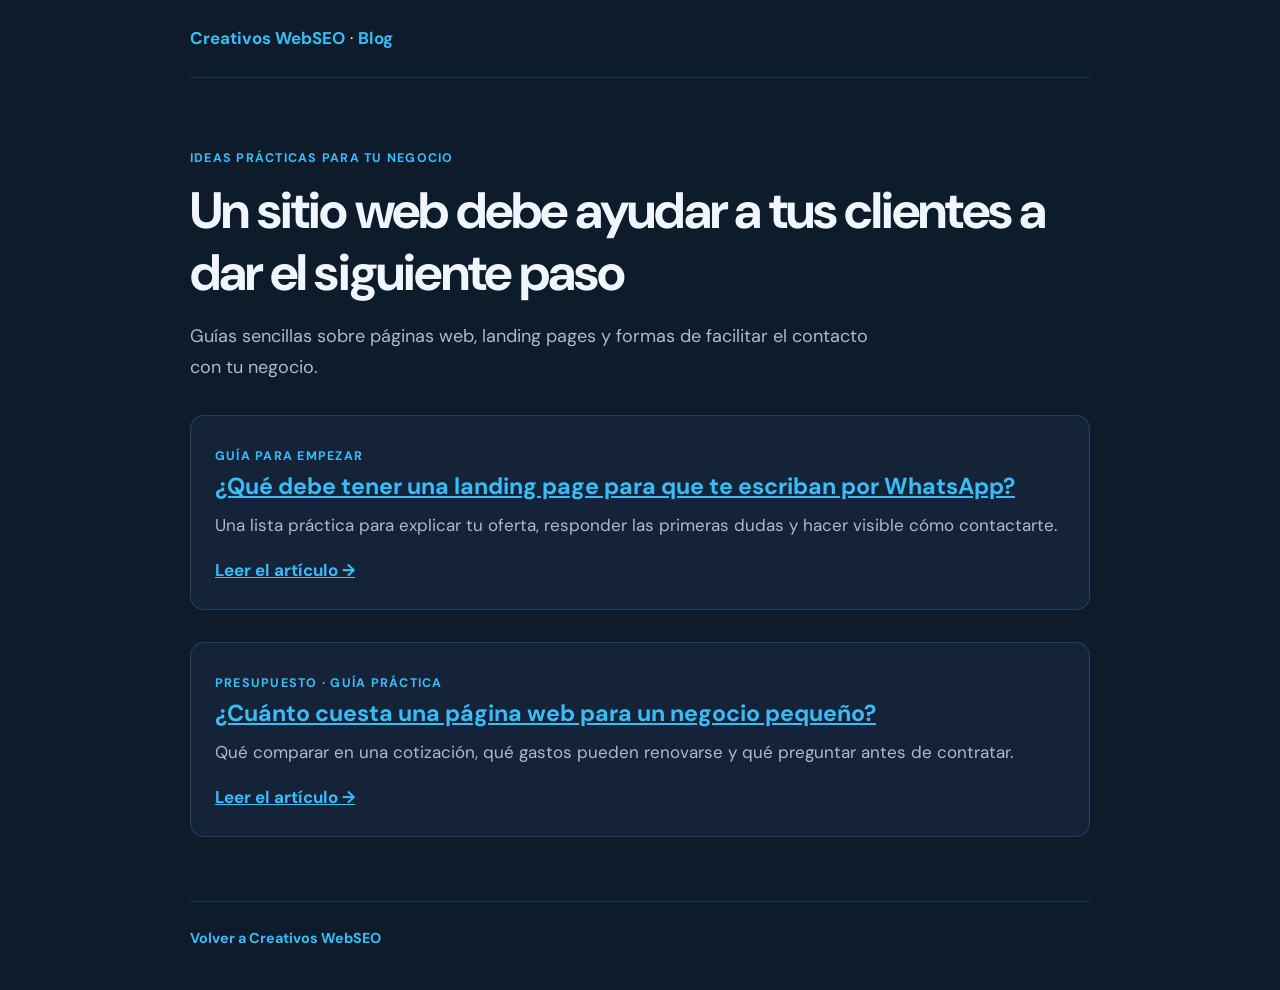
<file: blog/index.html>
<!DOCTYPE html>
<html lang="es">
<head>
  <meta charset="UTF-8">
  <meta name="viewport" content="width=device-width, initial-scale=1">
  <title>Consejos para páginas web y negocios | Creativos WebSEO</title>
  <meta name="description" content="Guías prácticas para presentar mejor tu negocio en internet y facilitar el contacto con tus clientes.">
  <link rel="canonical" href="https://creativoswebseo.xyz/blog/">
  <link rel="preconnect" href="https://fonts.googleapis.com">
  <link rel="preconnect" href="https://fonts.gstatic.com" crossorigin>
  <link href="https://fonts.googleapis.com/css2?family=DM+Sans:wght@400;500;600;700;800&display=swap" rel="stylesheet">
  <style>
    :root { color-scheme:dark; --bg:#0d1b2a; --panel:#152338; --text:#f0f6ff; --muted:#aabbd0; --cyan:#38bdf8; --border:rgba(56,189,248,.2); }
    * { box-sizing:border-box; }
    body { margin:0; background:var(--bg); color:var(--text); font:400 17px/1.7 'DM Sans',sans-serif; }
    a { color:var(--cyan); }
    header, main, footer { width:min(900px,90%); margin-inline:auto; }
    header { padding:1.5rem 0; border-bottom:1px solid var(--border); }
    header a, footer a { text-decoration:none; font-weight:700; }
    .eyebrow { color:var(--cyan); text-transform:uppercase; letter-spacing:.1em; font-size:.78rem; font-weight:700; }
    h1,h2 { line-height:1.2; }
    h1 { font-size:clamp(2rem,5vw,3.2rem); letter-spacing:-.035em; margin:.6rem 0 1rem; }
    .lead { color:var(--muted); font-size:1.13rem; max-width:680px; }
    main { padding:4rem 0; }
    .card { margin-top:2rem; padding:1.5rem; border:1px solid var(--border); border-radius:14px; background:var(--panel); }
    .card h2 { margin:.3rem 0; font-size:1.45rem; }
    .card p { margin:.6rem 0; color:var(--muted); }
    .read-more { display:inline-block; margin-top:.4rem; font-weight:700; }
    footer { padding:1.5rem 0 2.5rem; border-top:1px solid var(--border); color:var(--muted); font-size:.9rem; }
  </style>
</head>
<body>
  <header><a href="/">Creativos WebSEO</a> · <a href="/blog/">Blog</a></header>
  <main>
    <span class="eyebrow">Ideas prácticas para tu negocio</span>
    <h1>Un sitio web debe ayudar a tus clientes a dar el siguiente paso</h1>
    <p class="lead">Guías sencillas sobre páginas web, landing pages y formas de facilitar el contacto con tu negocio.</p>
    <article class="card">
      <span class="eyebrow">Guía para empezar</span>
      <h2><a href="/blog/landing-page-whatsapp/">¿Qué debe tener una landing page para que te escriban por WhatsApp?</a></h2>
      <p>Una lista práctica para explicar tu oferta, responder las primeras dudas y hacer visible cómo contactarte.</p>
      <a class="read-more" href="/blog/landing-page-whatsapp/">Leer el artículo →</a>
    </article>
    <article class="card">
      <span class="eyebrow">Presupuesto · Guía práctica</span>
      <h2><a href="/blog/cuanto-cuesta-pagina-web-negocio-pequeno/">¿Cuánto cuesta una página web para un negocio pequeño?</a></h2>
      <p>Qué comparar en una cotización, qué gastos pueden renovarse y qué preguntar antes de contratar.</p>
      <a class="read-more" href="/blog/cuanto-cuesta-pagina-web-negocio-pequeno/">Leer el artículo →</a>
    </article>
  </main>
  <footer><a href="/">Volver a Creativos WebSEO</a></footer>
</body>
</html>
</file>
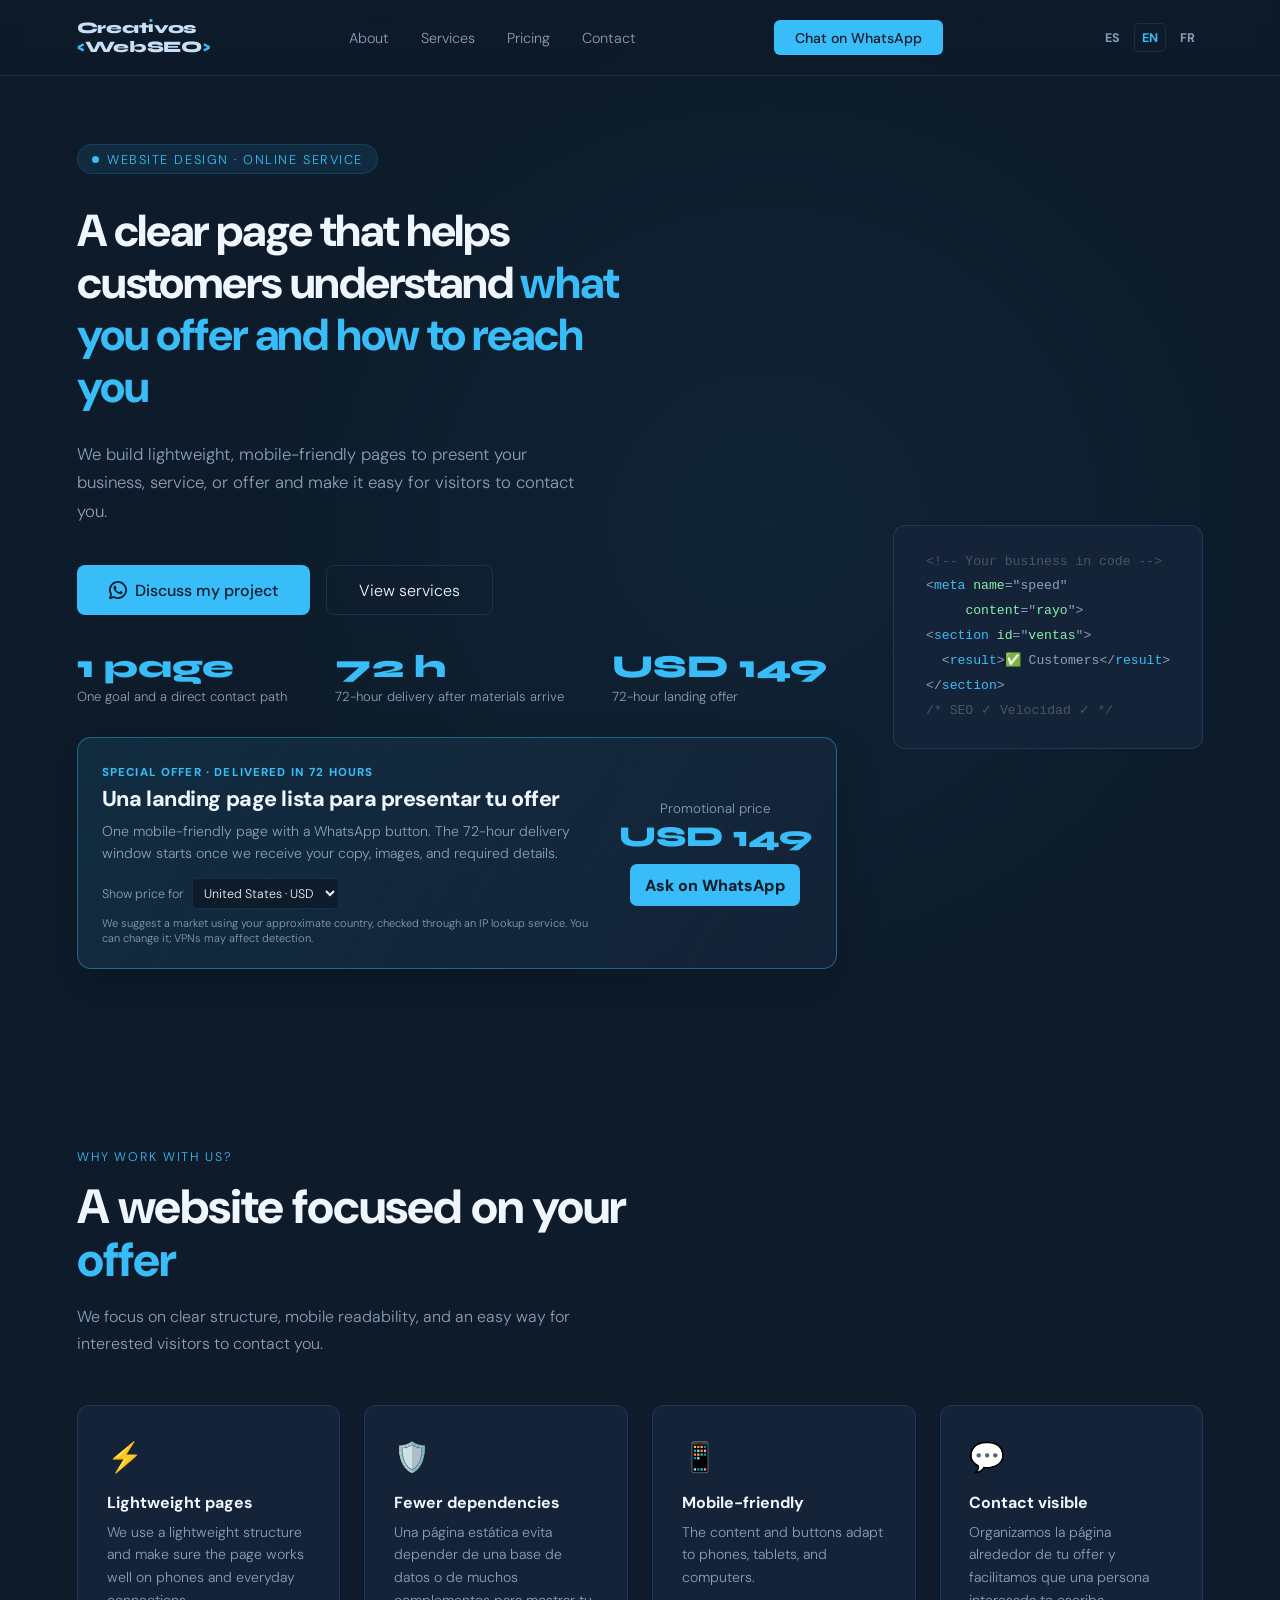
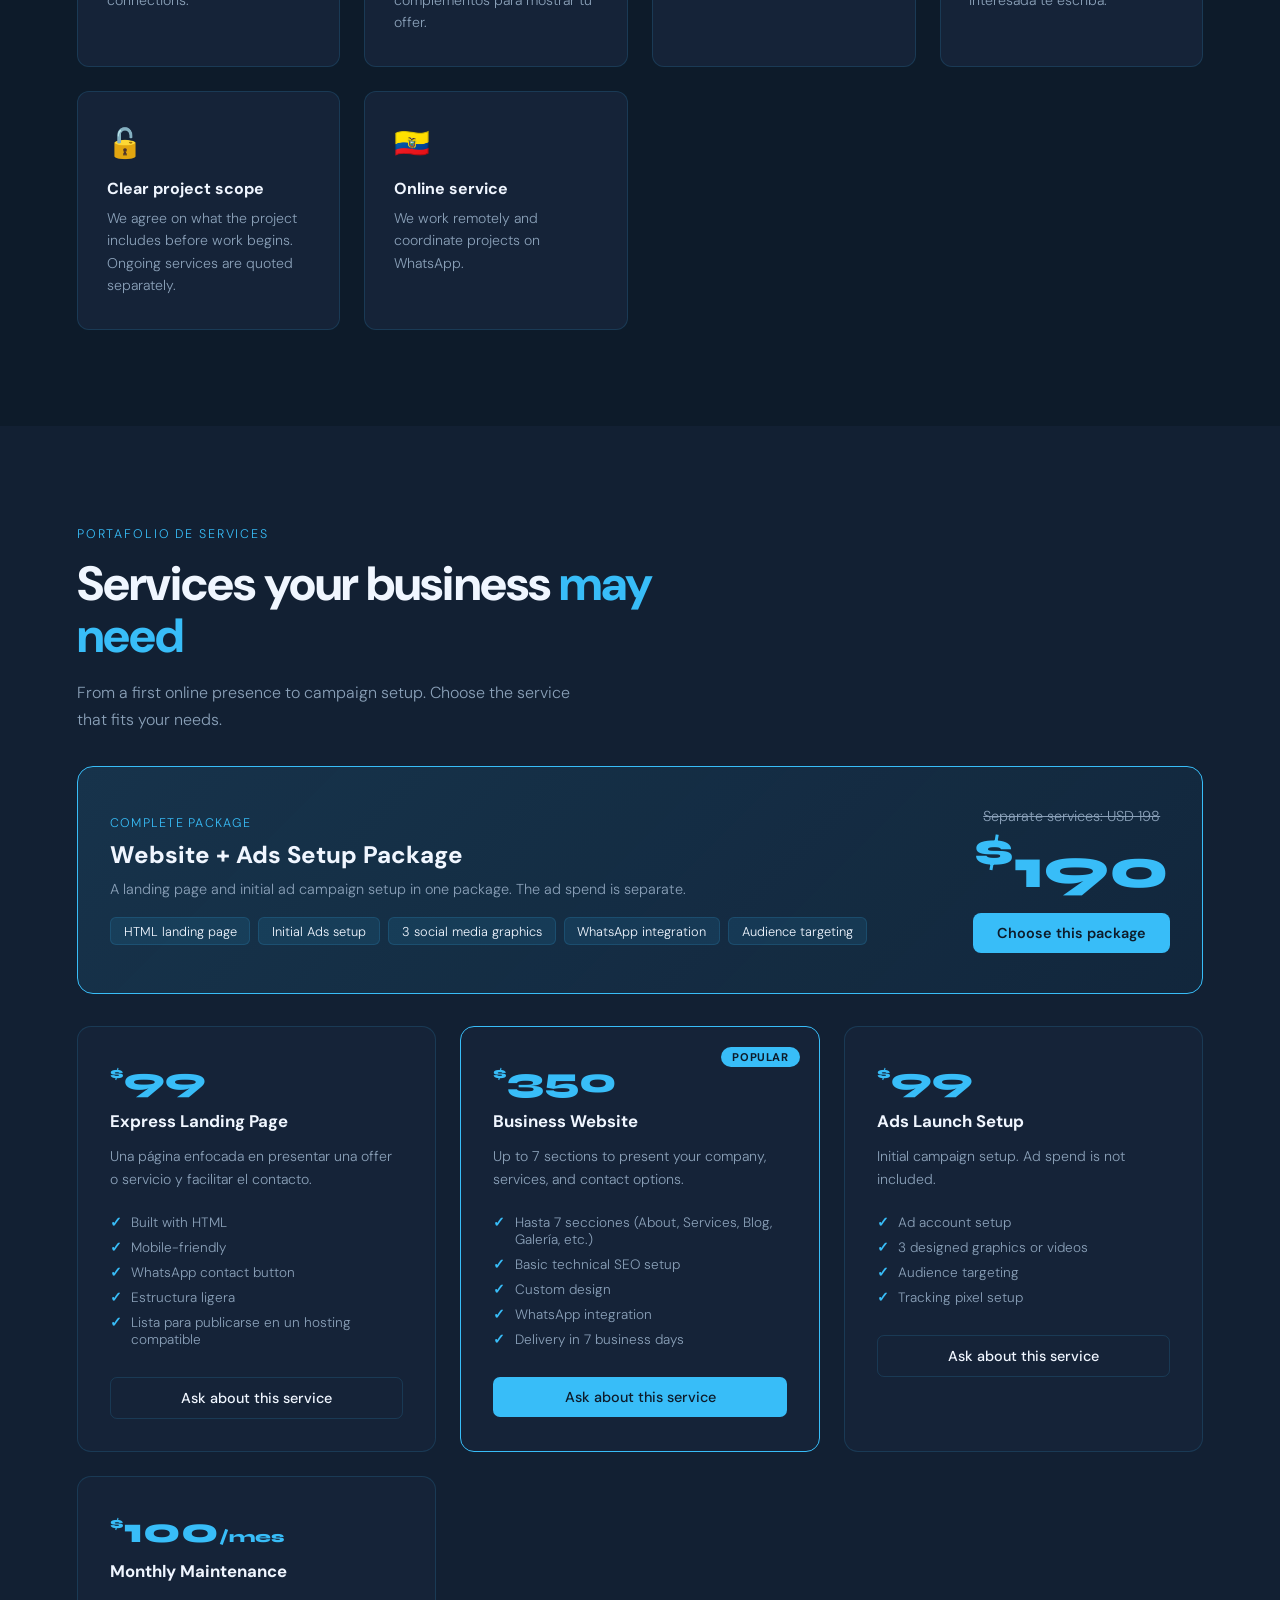
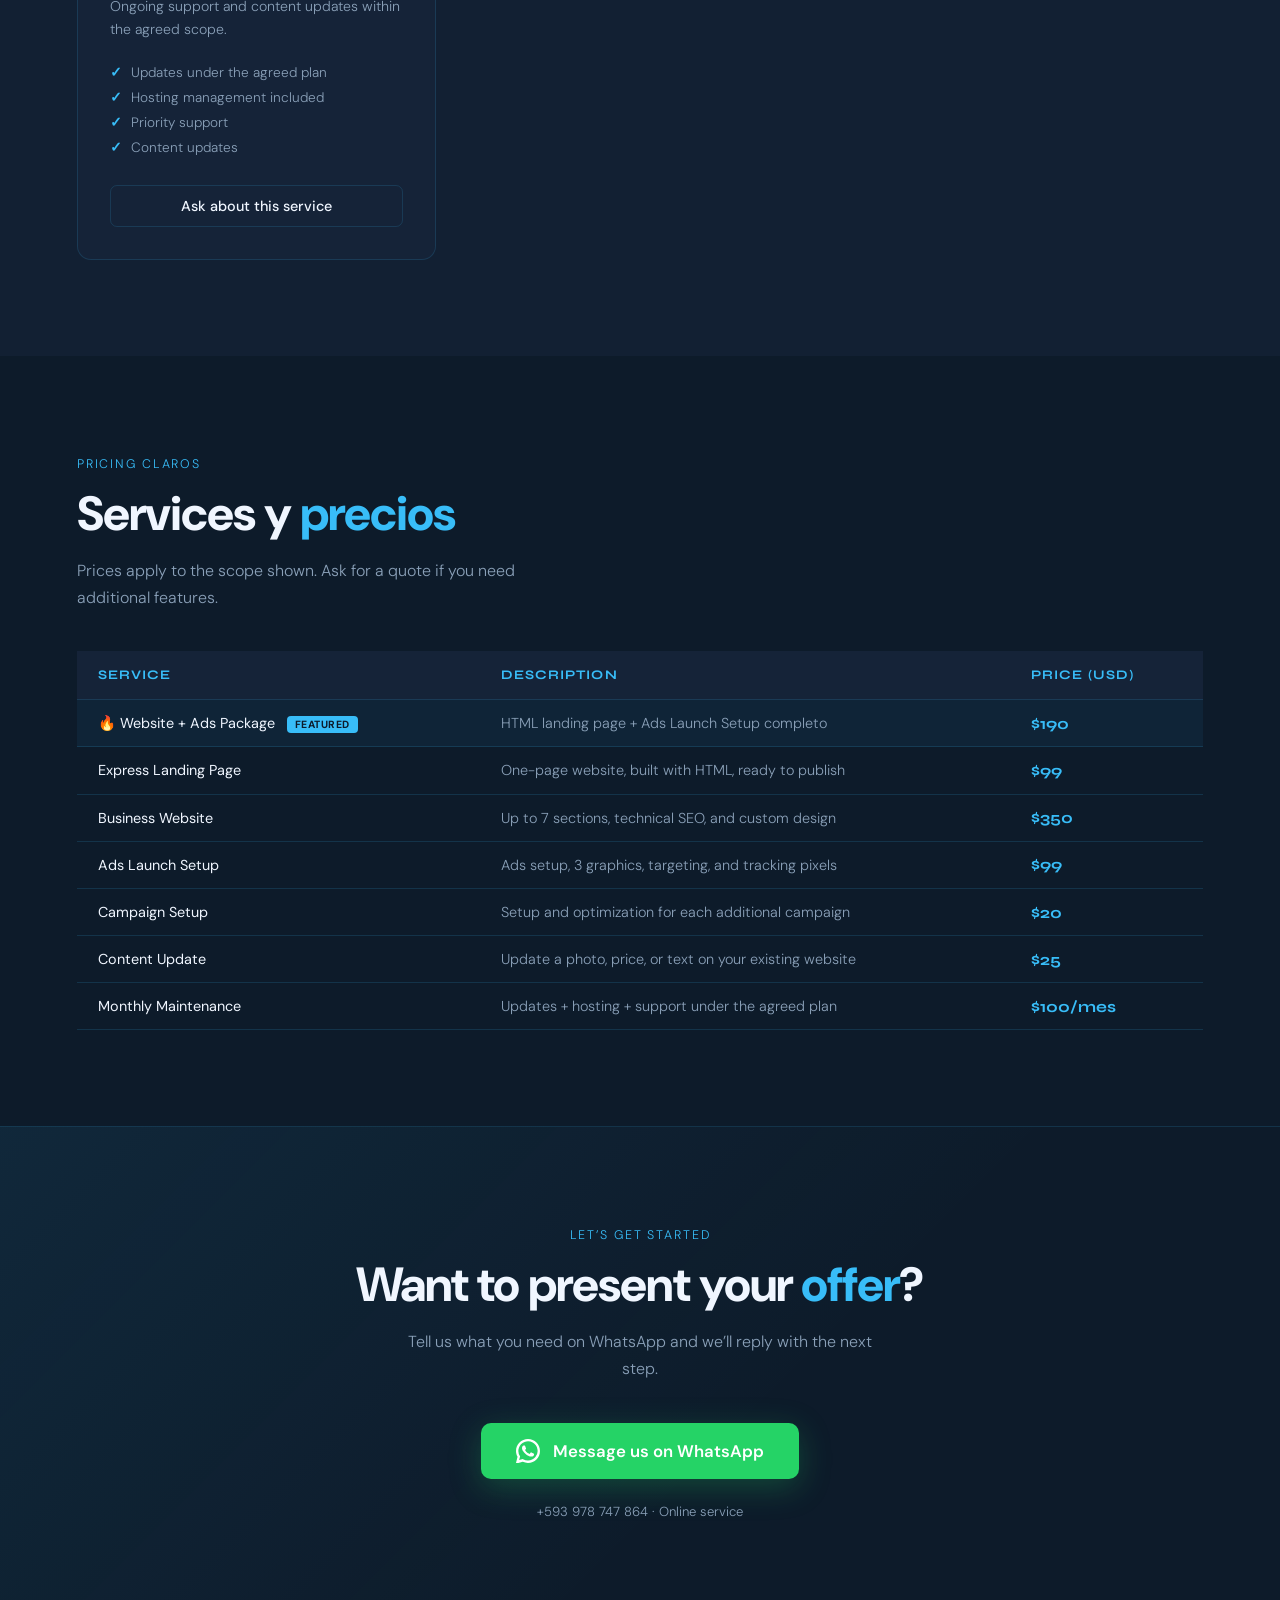
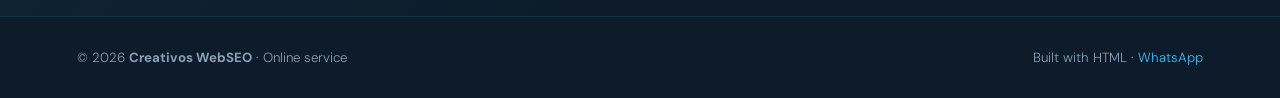
<file: en/index.html>
<!DOCTYPE html>
<html lang="en">
<head>
  <meta charset="UTF-8" />
  <meta name="viewport" content="width=device-width, initial-scale=1.0"/>
  <title>Creativos WebSEO | Websites and landing pages</title>
  <meta name="description" content="Website and landing page design for businesses. Mobile-friendly pages with a direct WhatsApp contact path. Online service." />
  <link rel="canonical" href="https://creativoswebseo.xyz/en/">
  <link rel="alternate" hreflang="es" href="https://creativoswebseo.xyz/">
  <link rel="alternate" hreflang="en" href="https://creativoswebseo.xyz/en/">
  <link rel="alternate" hreflang="fr" href="https://creativoswebseo.xyz/fr/">
  <link rel="alternate" hreflang="x-default" href="https://creativoswebseo.xyz/">
  <link rel="preconnect" href="https://fonts.googleapis.com">
  <link rel="preconnect" href="https://fonts.gstatic.com" crossorigin>
  <link href="https://fonts.googleapis.com/css2?family=Syne:wght@700;800&family=DM+Sans:wght@300;400;500;600;700;800&display=swap" rel="stylesheet">
  <style>
    :root {
      --navy: #0d1b2a;
      --navy2: #122033;
      --cyan: #38bdf8;
      --cyan2: #0ea5e9;
      --white: #f0f6ff;
      --gray: #8aa0b8;
      --card: #152338;
      --border: rgba(56,189,248,0.15);
    }

    *, *::before, *::after { box-sizing: border-box; margin: 0; padding: 0; }

    html { scroll-behavior: smooth; }

    body {
      background: var(--navy);
      color: var(--white);
      font-family: 'DM Sans', sans-serif;
      font-weight: 300;
      overflow-x: hidden;
    }

    /* ── NAV ── */
    nav {
      position: fixed; top: 0; left: 0; right: 0; z-index: 100;
      display: flex; align-items: center; justify-content: space-between;
      padding: 1.2rem 6vw;
      background: rgba(13,27,42,0.85);
      backdrop-filter: blur(12px);
      border-bottom: 1px solid var(--border);
    }
    .logo-wrap { display: flex; align-items: center; }
    .logo-text { font-family: 'Syne', sans-serif; font-weight: 800; letter-spacing: -.02em; line-height: 1.15; }
    .logo-line1 { display: block; font-size: 1rem; color: #c8dff5; }
    .logo-line2 { display: block; font-size: 1rem; color: #c8dff5; }
    .logo-line2 .bracket { color: var(--cyan); }
    .logo-dot { display: inline-block; width: 7px; height: 7px; background: var(--cyan); border-radius: 2px; margin-bottom: 2px; margin-left: 2px; }
    .logo-i { position: relative; color: #c8dff5; font-variant-numeric: normal; }
    .logo-i::before {
      content: 'ı'; /* i sin punto */
      position: absolute; left: 0; top: 0;
      color: #c8dff5;
    }
    .logo-i { color: transparent; }
    .logo-i::after {
      content: '';
      position: absolute;
      top: 1px; left: 47%; transform: translateX(-50%);
      width: 3px; height: 3px;
      background: var(--cyan); border-radius: 1px;
    }
    .nav-links { display: flex; gap: 2rem; list-style: none; }
    .nav-links a { color: var(--gray); text-decoration: none; font-size: .9rem; transition: color .2s; }
    .nav-links a:hover { color: var(--cyan); }
    .nav-cta {
      background: var(--cyan); color: var(--navy); font-weight: 500; font-size: .88rem;
      padding: .55rem 1.3rem; border-radius: 6px; text-decoration: none;
      transition: background .2s, transform .15s;
    }
    .nav-cta:hover { background: var(--cyan2); transform: translateY(-1px); }
    .language-switch { display:flex; align-items:center; gap:.35rem; margin-left:1rem; }
    .language-switch a { color:var(--gray); text-decoration:none; font-size:.78rem; font-weight:700; padding:.35rem .45rem; border:1px solid transparent; border-radius:5px; }
    .language-switch a:hover, .language-switch a[aria-current="page"] { color:var(--cyan); border-color:var(--border); }

    /* hamburger */
    .hamburger { display: none; flex-direction: column; gap: 5px; cursor: pointer; background: none; border: none; }
    .hamburger span { display: block; width: 24px; height: 2px; background: var(--white); border-radius: 2px; transition: all .3s; }

    /* ── HERO ── */
    .hero {
      min-height: 100vh;
      display: flex; flex-direction: column; justify-content: center;
      padding: 9rem 6vw 5rem;
      position: relative; overflow: hidden;
    }
    .hero::before {
      content: '';
      position: absolute; inset: 0;
      background: radial-gradient(ellipse 60% 70% at 60% 50%, rgba(56,189,248,.06) 0%, transparent 70%);
      pointer-events: none; z-index: 0;
    }
    #matrix-canvas {
      position: absolute; inset: 0; width: 100%; height: 100%;
      opacity: 0.18; pointer-events: none; z-index: 0;
    }
    .hero > *:not(#matrix-canvas):not(.code-deco) { position: relative; z-index: 1; }
    .code-deco { z-index: 1; }
    .hero-tag {
      display: inline-flex; align-items: center; gap: .5rem;
      background: rgba(56,189,248,.1); border: 1px solid var(--border);
      color: var(--cyan); font-size: .8rem; letter-spacing: .12em; text-transform: uppercase;
      padding: .35rem .9rem; border-radius: 100px; margin-bottom: 2rem;
      width: fit-content;
      animation: fadeUp .6s ease both;
    }
    .hero-tag::before { content: ''; width: 7px; height: 7px; background: var(--cyan); border-radius: 50%; animation: pulse 2s infinite; }

    @keyframes pulse { 0%,100%{opacity:1} 50%{opacity:.3} }
    @keyframes fadeUp { from{opacity:0;transform:translateY(20px)} to{opacity:1;transform:none} }

    h1 {
      font-family: 'DM Sans', sans-serif; font-weight: 800;
      font-size: clamp(1.75rem, 3.5vw, 2.8rem); line-height: 1.16; letter-spacing: -.025em;
      max-width: 600px;
      animation: fadeUp .7s .1s ease both;
    }
    h1 em { font-style: normal; color: var(--cyan); }

    .hero-sub {
      margin-top: 1.6rem; max-width: 520px;
      color: var(--gray); font-size: 1.05rem; line-height: 1.7;
      animation: fadeUp .7s .2s ease both;
    }

    .hero-actions {
      margin-top: 2.5rem; display: flex; gap: 1rem; flex-wrap: wrap;
      animation: fadeUp .7s .3s ease both;
    }
    .offer-72 { width:min(760px,100%); display:grid; grid-template-columns:minmax(0,1fr) auto; gap:1.5rem; align-items:center; margin-top:2rem; padding:1.35rem 1.5rem; border:1px solid rgba(56,189,248,.42); border-radius:14px; background:linear-gradient(120deg,rgba(56,189,248,.11),rgba(21,35,56,.88)); box-shadow:0 16px 42px rgba(0,0,0,.18); }
    .offer-tag { display:inline-block; margin-bottom:.45rem; color:var(--cyan); font-size:.72rem; font-weight:800; letter-spacing:.1em; text-transform:uppercase; }
    .offer-72 h2 { font-size:1.35rem; line-height:1.2; margin:0; }
    .offer-72 p { max-width:520px; color:var(--gray); font-size:.88rem; line-height:1.55; margin:.5rem 0 0; }
    .offer-price { text-align:center; min-width:145px; }
    .offer-price small { display:block; color:var(--gray); }
    .offer-price strong { display:block; color:var(--cyan); font:800 1.8rem 'Syne',sans-serif; margin:.12rem 0 .65rem; }
    .offer-price a { display:inline-block; color:var(--navy); background:var(--cyan); font-weight:800; text-decoration:none; border-radius:7px; padding:.65rem .9rem; }
    .offer-price a:hover { background:var(--cyan2); }
    .market-control { display:flex; align-items:center; flex-wrap:wrap; gap:.5rem; margin-top:.85rem; color:var(--gray); font-size:.78rem; }
    .market-control select { background:var(--navy); color:var(--white); border:1px solid var(--border); border-radius:5px; padding:.35rem .45rem; font:inherit; }
    .geo-note { display:block; margin-top:.4rem; color:var(--gray); font-size:.69rem; line-height:1.4; }
    .btn-primary {
      display: inline-flex; align-items: center; gap: .5rem;
      background: var(--cyan); color: var(--navy); font-weight: 500;
      padding: .85rem 2rem; border-radius: 8px; text-decoration: none;
      font-size: 1rem; transition: background .2s, transform .15s;
    }
    .btn-primary:hover { background: var(--cyan2); transform: translateY(-2px); }
    .btn-secondary {
      display: inline-flex; align-items: center; gap: .5rem;
      border: 1px solid var(--border); color: var(--white);
      padding: .85rem 2rem; border-radius: 8px; text-decoration: none;
      font-size: 1rem; transition: border-color .2s, transform .15s;
    }
    .btn-secondary:hover { border-color: var(--cyan); transform: translateY(-2px); }

    .hero-stats {
      margin-top: 2rem; display: flex; gap: 3rem; flex-wrap: wrap;
      animation: fadeUp .7s .4s ease both;
    }
    .stat-num { font-family: 'Syne', sans-serif; font-size: 2rem; font-weight: 800; color: var(--cyan); }
    .stat-lbl { font-size: .82rem; color: var(--gray); margin-top: .1rem; }

    /* decorative code block */
    .code-deco {
      position: absolute; right: 6vw; top: 50%; transform: translateY(-50%);
      background: var(--card); border: 1px solid var(--border); border-radius: 12px;
      padding: 1.5rem 2rem; font-family: monospace; font-size: .82rem; line-height: 1.9;
      color: var(--gray); max-width: 320px;
      animation: fadeUp .7s .5s ease both;
      display: none; /* shown via media query */
    }
    .code-deco .k { color: var(--cyan); }
    .code-deco .v { color: #86efac; }
    .code-deco .c { color: #475569; }

    /* ── SECTIONS ── */
    section { padding: 6rem 6vw; }
    .section-tag {
      display: inline-block; color: var(--cyan); font-size: .78rem;
      letter-spacing: .15em; text-transform: uppercase; margin-bottom: 1rem;
    }
    h2 {
      font-family: 'DM Sans', sans-serif; font-weight: 800;
      font-size: clamp(1.8rem, 4vw, 3rem); letter-spacing: -.02em; line-height: 1.1;
      max-width: 600px;
    }
    h2 em { font-style: normal; color: var(--cyan); }
    .section-lead { color: var(--gray); margin-top: 1rem; max-width: 500px; line-height: 1.7; }

    /* ── WHY ── */
    .why-grid {
      display: grid; grid-template-columns: repeat(auto-fit, minmax(230px, 1fr));
      gap: 1.5rem; margin-top: 3rem;
    }
    .why-card {
      background: var(--card); border: 1px solid var(--border); border-radius: 12px;
      padding: 2rem 1.8rem; transition: border-color .2s, transform .2s;
    }
    .why-card:hover { border-color: var(--cyan); transform: translateY(-4px); }
    .why-icon { font-size: 1.8rem; margin-bottom: 1rem; }
    .why-card h3 { font-family: 'DM Sans', sans-serif; font-size: 1rem; font-weight: 700; margin-bottom: .5rem; }
    .why-card p { font-size: .88rem; color: var(--gray); line-height: 1.6; }

    /* ── SERVICES ── */
    #servicios { background: var(--navy2); }
    .services-grid {
      display: grid; grid-template-columns: repeat(auto-fit, minmax(280px, 1fr));
      gap: 1.5rem; margin-top: 3rem;
    }
    .svc-card {
      background: var(--card); border: 1px solid var(--border); border-radius: 14px;
      padding: 2rem; position: relative; overflow: hidden;
      transition: transform .2s, border-color .2s;
    }
    .svc-card:hover { transform: translateY(-5px); border-color: var(--cyan); }
    .svc-card.featured { border-color: var(--cyan); }
    .badge {
      position: absolute; top: 1.2rem; right: 1.2rem;
      background: var(--cyan); color: var(--navy); font-size: .7rem; font-weight: 700;
      padding: .2rem .7rem; border-radius: 100px; letter-spacing: .05em;
    }
    .svc-price { font-family: 'Syne', sans-serif; font-size: 2.2rem; font-weight: 800; color: var(--cyan); }
    .svc-price sup { font-size: 1rem; vertical-align: super; }
    .svc-name { font-family: 'DM Sans', sans-serif; font-size: 1.05rem; font-weight: 700; margin: .5rem 0 .8rem; }
    .svc-desc { color: var(--gray); font-size: .88rem; line-height: 1.65; margin-bottom: 1.4rem; }
    .svc-features { list-style: none; display: flex; flex-direction: column; gap: .5rem; }
    .svc-features li { font-size: .85rem; color: var(--gray); display: flex; gap: .6rem; align-items: flex-start; }
    .svc-features li::before { content: '✓'; color: var(--cyan); flex-shrink: 0; font-weight: 700; }
    .svc-cta {
      display: block; text-align: center; margin-top: 1.8rem;
      background: var(--cyan); color: var(--navy); font-weight: 500;
      padding: .7rem; border-radius: 7px; text-decoration: none;
      font-size: .9rem; transition: background .2s;
    }
    .svc-cta:hover { background: var(--cyan2); }
    .svc-cta.outline {
      background: none; border: 1px solid var(--border); color: var(--white);
    }
    .svc-cta.outline:hover { border-color: var(--cyan); color: var(--cyan); background: none; }

    /* ── COMBO HIGHLIGHT ── */
    .combo-wrap {
      margin-top: 2rem;
      background: linear-gradient(135deg, rgba(56,189,248,.12), rgba(14,165,233,.05));
      border: 1px solid var(--cyan); border-radius: 16px;
      padding: 2.5rem 2rem;
      display: grid; grid-template-columns: 1fr auto; gap: 2rem; align-items: center;
    }
    .combo-label { font-size: .78rem; letter-spacing: .1em; text-transform: uppercase; color: var(--cyan); margin-bottom: .5rem; }
    .combo-title { font-family: 'DM Sans', sans-serif; font-size: 1.5rem; font-weight: 800; }
    .combo-items { display: flex; flex-wrap: wrap; gap: .5rem; margin-top: 1rem; }
    .combo-item {
      background: rgba(56,189,248,.1); border: 1px solid var(--border);
      font-size: .8rem; padding: .3rem .8rem; border-radius: 6px;
    }
    .combo-price-block { text-align: center; flex-shrink: 0; }
    .combo-price { font-family: 'Syne', sans-serif; font-size: 3.5rem; font-weight: 800; color: var(--cyan); line-height: 1; }
    .combo-old { color: var(--gray); text-decoration: line-through; font-size: .9rem; margin-bottom: .3rem; }
    .combo-cta {
      display: block; margin-top: 1rem;
      background: var(--cyan); color: var(--navy); font-weight: 600;
      padding: .7rem 1.5rem; border-radius: 8px; text-decoration: none;
      font-size: .9rem; text-align: center; white-space: nowrap;
    }
    .combo-cta:hover { background: var(--cyan2); }

    /* ── PRICING TABLE ── */
    #precios { }
    .price-table {
      width: 100%; border-collapse: collapse; margin-top: 2.5rem;
      font-size: .9rem;
    }
    .price-table thead { background: var(--card); }
    .price-table th {
      text-align: left; padding: 1rem 1.3rem;
      color: var(--cyan); font-family: 'Syne', sans-serif; font-size: .82rem;
      letter-spacing: .08em; text-transform: uppercase;
      border-bottom: 1px solid var(--border);
    }
    .price-table td { padding: .85rem 1.3rem; border-bottom: 1px solid var(--border); color: var(--gray); }
    .price-table tr:hover td { background: rgba(56,189,248,.04); }
    .price-table td:first-child { color: var(--white); font-weight: 400; }
    .price-table td:last-child { color: var(--cyan); font-family: 'Syne', sans-serif; font-weight: 700; font-size: 1rem; }
    .price-table .highlight td { background: rgba(56,189,248,.06); }
    .tag-rec {
      display: inline-block; background: var(--cyan); color: var(--navy);
      font-size: .65rem; font-weight: 700; padding: .1rem .5rem; border-radius: 4px;
      margin-left: .5rem; letter-spacing: .05em;
    }

    /* ── CTA SECTION ── */
    #contacto {
      text-align: center;
      background: linear-gradient(135deg, rgba(56,189,248,.08), rgba(13,27,42,0) 60%);
      border-top: 1px solid var(--border);
    }
    #contacto h2 { max-width: 100%; margin: 0 auto; }
    #contacto .section-lead { margin: 1rem auto 0; text-align: center; }
    .wa-btn {
      display: inline-flex; align-items: center; gap: .8rem;
      background: #25D366; color: #fff; font-weight: 600;
      padding: 1rem 2.2rem; border-radius: 10px; text-decoration: none;
      font-size: 1.05rem; margin-top: 2.5rem;
      transition: background .2s, transform .15s; box-shadow: 0 8px 32px rgba(37,211,102,.25);
    }
    .wa-btn:hover { background: #1ebe5a; transform: translateY(-3px); }
    .wa-icon { width: 24px; height: 24px; fill: white; }

    /* ── FOOTER ── */
    footer {
      padding: 2rem 6vw; border-top: 1px solid var(--border);
      display: flex; align-items: center; justify-content: space-between;
      flex-wrap: wrap; gap: 1rem;
    }
    footer p { color: var(--gray); font-size: .83rem; }
    footer a { color: var(--cyan); text-decoration: none; }

    /* ── RESPONSIVE ── */
    @media (min-width: 900px) {
      .code-deco { display: block; }
      h1 { max-width: 560px; }
    }
    @media (max-width: 768px) {
      .nav-links, .nav-cta { display: none; }
      .language-switch { margin-left:auto; margin-right:.75rem; }
      .hamburger { display: flex; }
      .nav-links.open {
        display: flex; flex-direction: column;
        position: fixed; top: 65px; left: 0; right: 0;
        background: var(--navy2); padding: 2rem 6vw;
        border-bottom: 1px solid var(--border); gap: 1.5rem;
      }
      .nav-links.open + .nav-cta { display: block; margin: 0 6vw 1rem; }
      .combo-wrap { grid-template-columns: 1fr; }
      .combo-price-block { text-align: left; }
      .offer-72 { grid-template-columns:1fr; gap:1rem; padding:1.1rem; }
      .offer-price { text-align:left; }
      .offer-price strong { display:inline-block; margin-right:.75rem; }
    }
    @media (max-width: 500px) {
      .hero-stats { gap: 1.8rem; }
    }
  </style>
</head>
<body>

  <!-- NAV -->
  <nav>
    <div class="logo-wrap">
      <div class="logo-text">
        <span class="logo-line1">Creat<span class="logo-i">i</span>vos</span>
        <span class="logo-line2"><span class="bracket">&lt;</span>WebSEO<span class="bracket">&gt;</span></span>
      </div>
    </div>
    <ul class="nav-links" id="navLinks">
      <li><a href="#nosotros">About</a></li>
      <li><a href="#servicios">Services</a></li>
      <li><a href="#precios">Pricing</a></li>
      <li><a href="#contacto">Contact</a></li>
    </ul>
    <a class="nav-cta" href="https://wa.me/593978747864?text=Hi%2C%20I%20would%20like%20more%20information%20about%20your%20services" target="_blank" rel="noopener">Chat on WhatsApp</a>
    <div class="language-switch" aria-label="Choose language">
      <a href="/" lang="es">ES</a>
      <a href="/en/" lang="en" aria-current="page">EN</a>
      <a href="/fr/" lang="fr">FR</a>
    </div>
    <button class="hamburger" id="hamburger" aria-label="Menu">
      <span></span><span></span><span></span>
    </button>
  </nav>

  <!-- HERO -->
  <section class="hero" id="inicio">
    <canvas id="matrix-canvas"></canvas>
    <div class="hero-tag">Website design · Online service</div>
    <h1>A clear page that helps customers understand <em>what you offer and how to reach you</em></h1>
    <p class="hero-sub">We build lightweight, mobile-friendly pages to present your business, service, or offer and make it easy for visitors to contact you.</p>
    <div class="hero-actions">
      <a class="btn-primary" href="https://wa.me/593978747864?text=Hi%2C%20I%20would%20like%20more%20information%20about%20your%20services" target="_blank">
        <svg width="18" height="18" viewBox="0 0 24 24" fill="currentColor"><path d="M17.472 14.382c-.297-.149-1.758-.867-2.03-.967-.273-.099-.471-.148-.67.15-.197.297-.767.966-.94 1.164-.173.199-.347.223-.644.075-.297-.15-1.255-.463-2.39-1.475-.883-.788-1.48-1.761-1.653-2.059-.173-.297-.018-.458.13-.606.134-.133.298-.347.446-.52.149-.174.198-.298.298-.497.099-.198.05-.371-.025-.52-.075-.149-.669-1.612-.916-2.207-.242-.579-.487-.5-.669-.51-.173-.008-.371-.01-.57-.01-.198 0-.52.074-.792.372-.272.297-1.04 1.016-1.04 2.479 0 1.462 1.065 2.875 1.213 3.074.149.198 2.096 3.2 5.077 4.487.709.306 1.262.489 1.694.625.712.227 1.36.195 1.871.118.571-.085 1.758-.719 2.006-1.413.248-.694.248-1.289.173-1.413-.074-.124-.272-.198-.57-.347z"/><path d="M12 0C5.373 0 0 5.373 0 12c0 2.127.558 4.126 1.532 5.862L.053 23.8a.5.5 0 0 0 .609.628l6.115-1.598A11.946 11.946 0 0 0 12 24c6.627 0 12-5.373 12-12S18.627 0 12 0zm0 21.6a9.586 9.586 0 0 1-4.9-1.347l-.352-.208-3.63.951.968-3.535-.228-.362A9.6 9.6 0 1 1 12 21.6z"/></svg>
        Discuss my project
      </a>
      <a class="btn-secondary" href="#servicios">View services</a>
    </div>
    <div class="hero-stats">
      <div>
        <div class="stat-num">1 page</div>
        <div class="stat-lbl">One goal and a direct contact path</div>
      </div>
      <div>
        <div class="stat-num">72 h</div>
        <div class="stat-lbl">72-hour delivery after materials arrive</div>
      </div>
      <div>
        <div class="stat-num" data-promo-price>USD 149</div>
        <div class="stat-lbl">72-hour landing offer</div>
      </div>
    </div>

    <div class="offer-72" id="landing-flash">
      <div>
        <span class="offer-tag">Special offer · delivered in 72 hours</span>
        <h2>Una landing page lista para presentar tu offer</h2>
        <p>One mobile-friendly page with a WhatsApp button. The 72-hour delivery window starts once we receive your copy, images, and required details.</p>
        <label class="market-control" for="market-select">Show price for
          <select id="market-select" aria-label="Choose pricing market">
            <option value="latam">Latin America · USD</option>
            <option value="us">United States · USD</option>
            <option value="fr">France · EUR</option>
          </select>
        </label>
        <small class="geo-note">We suggest a market using your approximate country, checked through an IP lookup service. You can change it; VPNs may affect detection.</small>
      </div>
      <div class="offer-price">
        <small>Promotional price</small>
        <strong data-promo-price>USD 149</strong>
        <a data-promo-cta href="https://wa.me/593978747864?text=Hi%2C%20I%20am%20interested%20in%20the%2072-hour%20Landing%20Page%20offer" target="_blank" rel="noopener">Ask on WhatsApp</a>
      </div>
    </div>

    <!-- decorative code block (desktop only) -->
    <div class="code-deco">
      <span class="c">&lt;!-- Your business in code --&gt;</span><br>
      &lt;<span class="k">meta</span> <span class="v">name</span>="speed"<br>
      &nbsp;&nbsp;&nbsp;&nbsp;&nbsp;<span class="v">content</span>="<span class="v">rayo</span>"&gt;<br>
      &lt;<span class="k">section</span> <span class="v">id</span>="<span class="v">ventas</span>"&gt;<br>
      &nbsp;&nbsp;&lt;<span class="k">result</span>&gt;✅ Customers&lt;/<span class="k">result</span>&gt;<br>
      &lt;/<span class="k">section</span>&gt;<br>
      <span class="c">/* SEO ✓ Velocidad ✓ */</span>
    </div>
  </section>

  <!-- NOSOTROS / WHY -->
  <section id="nosotros">
    <span class="section-tag">Why work with us?</span>
    <h2>A website focused on your <em>offer</em></h2>
    <p class="section-lead">We focus on clear structure, mobile readability, and an easy way for interested visitors to contact you.</p>
    <div class="why-grid">
      <div class="why-card">
        <div class="why-icon">⚡</div>
        <h3>Lightweight pages</h3>
        <p>We use a lightweight structure and make sure the page works well on phones and everyday connections.</p>
      </div>
      <div class="why-card">
        <div class="why-icon">🛡️</div>
        <h3>Fewer dependencies</h3>
        <p>Una página estática evita depender de una base de datos o de muchos complementos para mostrar tu offer.</p>
      </div>
      <div class="why-card">
        <div class="why-icon">📱</div>
        <h3>Mobile-friendly</h3>
        <p>The content and buttons adapt to phones, tablets, and computers.</p>
      </div>
      <div class="why-card">
        <div class="why-icon">💬</div>
        <h3>Contact visible</h3>
        <p>Organizamos la página alrededor de tu offer y facilitamos que una persona interesada te escriba.</p>
      </div>
      <div class="why-card">
        <div class="why-icon">🔓</div>
        <h3>Clear project scope</h3>
        <p>We agree on what the project includes before work begins. Ongoing services are quoted separately.</p>
      </div>
      <div class="why-card">
        <div class="why-icon">🇪🇨</div>
        <h3>Online service</h3>
        <p>We work remotely and coordinate projects on WhatsApp.</p>
      </div>
    </div>
  </section>

  <!-- SERVICES -->
  <section id="servicios">
    <span class="section-tag">Portafolio de Services</span>
    <h2>Services your business <em>may need</em></h2>
    <p class="section-lead">From a first online presence to campaign setup. Choose the service that fits your needs.</p>

    <!-- COMBO DESTACADO -->
    <div class="combo-wrap">
      <div>
        <div class="combo-label">Complete package</div>
        <div class="combo-title">Website + Ads Setup Package</div>
        <p style="color:var(--gray);font-size:.9rem;margin-top:.5rem;line-height:1.6">A landing page and initial ad campaign setup in one package. The ad spend is separate.</p>
        <div class="combo-items">
          <span class="combo-item">HTML landing page</span>
          <span class="combo-item">Initial Ads setup</span>
          <span class="combo-item">3 social media graphics</span>
          <span class="combo-item">WhatsApp integration</span>
          <span class="combo-item">Audience targeting</span>
        </div>
      </div>
      <div class="combo-price-block">
        <div class="combo-old">Separate services: USD 198</div>
        <div class="combo-price"><sup>$</sup>190</div>
        <a class="combo-cta" href="https://wa.me/593978747864?text=Hi%2C%20I%20am%20interested%20in%20the%20Website%20and%20Ads%20package%20for%20USD%20190" target="_blank">Choose this package</a>
      </div>
    </div>

    <!-- CARDS DE SERVICIOS -->
    <div class="services-grid" style="margin-top:2rem">

      <div class="svc-card">
        <div class="svc-price"><sup>$</sup>99</div>
        <div class="svc-name">Express Landing Page</div>
        <div class="svc-desc">Una página enfocada en presentar una offer o servicio y facilitar el contacto.</div>
        <ul class="svc-features">
          <li>Built with HTML</li>
          <li>Mobile-friendly</li>
          <li>WhatsApp contact button</li>
          <li>Estructura ligera</li>
          <li>Lista para publicarse en un hosting compatible</li>
        </ul>
        <a class="svc-cta outline" href="https://wa.me/593978747864?text=Hi%2C%20I%20am%20interested%20in%20an%20Express%20Landing%20Page%20for%20USD%2099" target="_blank">Ask about this service</a>
      </div>

      <div class="svc-card featured">
        <div class="badge">POPULAR</div>
        <div class="svc-price"><sup>$</sup>350</div>
        <div class="svc-name">Business Website</div>
        <div class="svc-desc">Up to 7 sections to present your company, services, and contact options.</div>
        <ul class="svc-features">
          <li>Hasta 7 secciones (About, Services, Blog, Galería, etc.)</li>
          <li>Basic technical SEO setup</li>
          <li>Custom design</li>
          <li>WhatsApp integration</li>
          <li>Delivery in 7 business days</li>
        </ul>
        <a class="svc-cta" href="https://wa.me/593978747864?text=Hi%2C%20I%20am%20interested%20in%20a%20Business%20Website%20for%20USD%20350" target="_blank">Ask about this service</a>
      </div>

      <div class="svc-card">
        <div class="svc-price"><sup>$</sup>99</div>
        <div class="svc-name">Ads Launch Setup</div>
        <div class="svc-desc">Initial campaign setup. Ad spend is not included.</div>
        <ul class="svc-features">
          <li>Ad account setup</li>
          <li>3 designed graphics or videos</li>
          <li>Audience targeting</li>
          <li>Tracking pixel setup</li>
        </ul>
        <a class="svc-cta outline" href="https://wa.me/593978747864?text=Hi%2C%20I%20am%20interested%20in%20Ads%20launch%20setup%20for%20USD%2099" target="_blank">Ask about this service</a>
      </div>

      <div class="svc-card">
        <div class="svc-price"><sup>$</sup>100<span style="font-size:1rem">/mes</span></div>
        <div class="svc-name">Monthly Maintenance</div>
        <div class="svc-desc">Ongoing support and content updates within the agreed scope.</div>
        <ul class="svc-features">
          <li>Updates under the agreed plan</li>
          <li>Hosting management included</li>
          <li>Priority support</li>
          <li>Content updates</li>
        </ul>
        <a class="svc-cta outline" href="https://wa.me/593978747864?text=Hi%2C%20I%20am%20interested%20in%20monthly%20maintenance%20for%20USD%20100" target="_blank">Ask about this service</a>
      </div>

    </div>
  </section>

  <!-- PRICING TABLE -->
  <section id="precios">
    <span class="section-tag">Pricing Claros</span>
    <h2>Services y <em>precios</em></h2>
    <p class="section-lead">Prices apply to the scope shown. Ask for a quote if you need additional features.</p>
    <table class="price-table">
      <thead>
        <tr>
          <th>Service</th>
          <th>Description</th>
          <th>Price (USD)</th>
        </tr>
      </thead>
      <tbody>
        <tr class="highlight">
          <td>🔥 Website + Ads Package <span class="tag-rec">FEATURED</span></td>
          <td>HTML landing page + Ads Launch Setup completo</td>
          <td>$190</td>
        </tr>
        <tr>
          <td>Express Landing Page</td>
          <td>One-page website, built with HTML, ready to publish</td>
          <td>$99</td>
        </tr>
        <tr>
          <td>Business Website</td>
          <td>Up to 7 sections, technical SEO, and custom design</td>
          <td>$350</td>
        </tr>
        <tr>
          <td>Ads Launch Setup</td>
          <td>Ads setup, 3 graphics, targeting, and tracking pixels</td>
          <td>$99</td>
        </tr>
        <tr>
          <td>Campaign Setup</td>
          <td>Setup and optimization for each additional campaign</td>
          <td>$20</td>
        </tr>
        <tr>
          <td>Content Update</td>
          <td>Update a photo, price, or text on your existing website</td>
          <td>$25</td>
        </tr>
        <tr>
          <td>Monthly Maintenance</td>
          <td>Updates + hosting + support under the agreed plan</td>
          <td>$100/mes</td>
        </tr>
      </tbody>
    </table>
  </section>

  <!-- CTA CONTACTO -->
  <section id="contacto">
    <span class="section-tag">Let’s get started</span>
    <h2>Want to present your <em>offer</em>?</h2>
    <p class="section-lead">Tell us what you need on WhatsApp and we’ll reply with the next step.</p>
    <a class="wa-btn" href="https://wa.me/593978747864?text=Hi%2C%20I%20would%20like%20information%20about%20your%20web%20design%20services" target="_blank">
      <svg class="wa-icon" viewBox="0 0 24 24" xmlns="http://www.w3.org/2000/svg">
        <path d="M17.472 14.382c-.297-.149-1.758-.867-2.03-.967-.273-.099-.471-.148-.67.15-.197.297-.767.966-.94 1.164-.173.199-.347.223-.644.075-.297-.15-1.255-.463-2.39-1.475-.883-.788-1.48-1.761-1.653-2.059-.173-.297-.018-.458.13-.606.134-.133.298-.347.446-.52.149-.174.198-.298.298-.497.099-.198.05-.371-.025-.52-.075-.149-.669-1.612-.916-2.207-.242-.579-.487-.5-.669-.51-.173-.008-.371-.01-.57-.01-.198 0-.52.074-.792.372-.272.297-1.04 1.016-1.04 2.479 0 1.462 1.065 2.875 1.213 3.074.149.198 2.096 3.2 5.077 4.487.709.306 1.262.489 1.694.625.712.227 1.36.195 1.871.118.571-.085 1.758-.719 2.006-1.413.248-.694.248-1.289.173-1.413-.074-.124-.272-.198-.57-.347z"/>
        <path d="M12 0C5.373 0 0 5.373 0 12c0 2.127.558 4.126 1.532 5.862L.053 23.8a.5.5 0 0 0 .609.628l6.115-1.598A11.946 11.946 0 0 0 12 24c6.627 0 12-5.373 12-12S18.627 0 12 0zm0 21.6a9.586 9.586 0 0 1-4.9-1.347l-.352-.208-3.63.951.968-3.535-.228-.362A9.6 9.6 0 1 1 12 21.6z"/>
      </svg>
      Message us on WhatsApp
    </a>
    <p style="color:var(--gray);font-size:.82rem;margin-top:1.5rem">+593 978 747 864 · Online service</p>
  </section>

  <!-- FOOTER -->
  <footer>
    <p>© 2026 <strong>Creativos WebSEO</strong> · Online service</p>
    <p>Built with HTML · <a href="https://wa.me/593978747864" target="_blank">WhatsApp</a></p>
  </footer>

  <script src="../assets/js/market-pricing.js"></script>
  <script>
    // Hamburger menu
    const hamburger = document.getElementById('hamburger');
    const navLinks = document.getElementById('navLinks');
    hamburger.addEventListener('click', () => {
      navLinks.classList.toggle('open');
    });
    navLinks.querySelectorAll('a').forEach(a => {
      a.addEventListener('click', () => navLinks.classList.remove('open'));
    });

    // Matrix / código cayendo
    (function() {
      const canvas = document.getElementById('matrix-canvas');
      const ctx = canvas.getContext('2d');
      const chars = '01</>{}[]()const let var function return if else for while import export class html css seo web px rem vh vw #38bdf8 display flex grid'.split(' ').join('').split('');
      const fontSize = 13;
      let cols, drops;

      function resize() {
        canvas.width  = canvas.offsetWidth;
        canvas.height = canvas.offsetHeight;
        cols  = Math.floor(canvas.width / fontSize);
        drops = Array(cols).fill(1);
      }

      function draw() {
        ctx.fillStyle = 'rgba(13,27,42,0.08)';
        ctx.fillRect(0, 0, canvas.width, canvas.height);
        ctx.font = fontSize + 'px monospace';
        for (let i = 0; i < drops.length; i++) {
          const char = chars[Math.floor(Math.random() * chars.length)];
          // alternating cyan shades for depth
          const shade = Math.random() > 0.85 ? '#38bdf8' : (Math.random() > 0.5 ? '#0ea5e9' : '#075985');
          ctx.fillStyle = shade;
          ctx.fillText(char, i * fontSize, drops[i] * fontSize);
          if (drops[i] * fontSize > canvas.height && Math.random() > 0.975) drops[i] = 0;
          drops[i]++;
        }
      }

      resize();
      window.addEventListener('resize', resize);
      setInterval(draw, 55);
    })();
  </script>
</body>
</html>
</file>
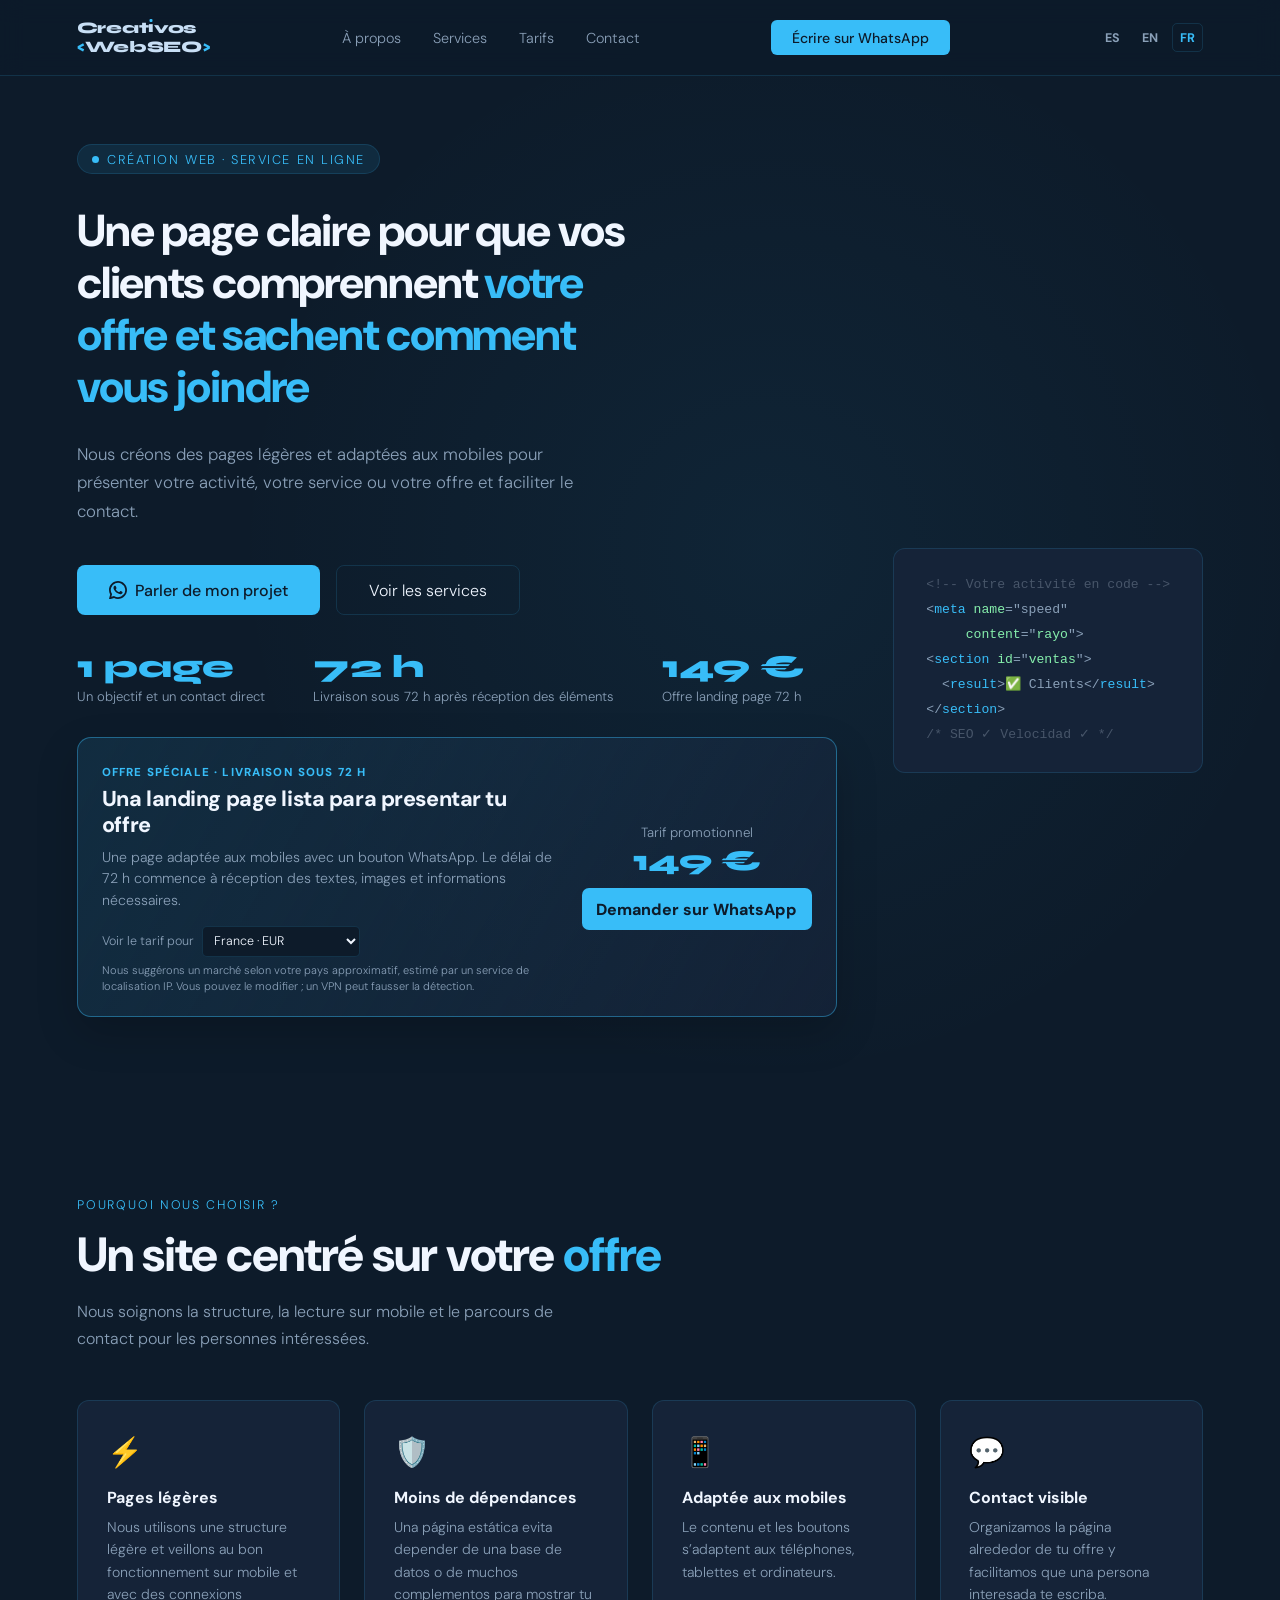
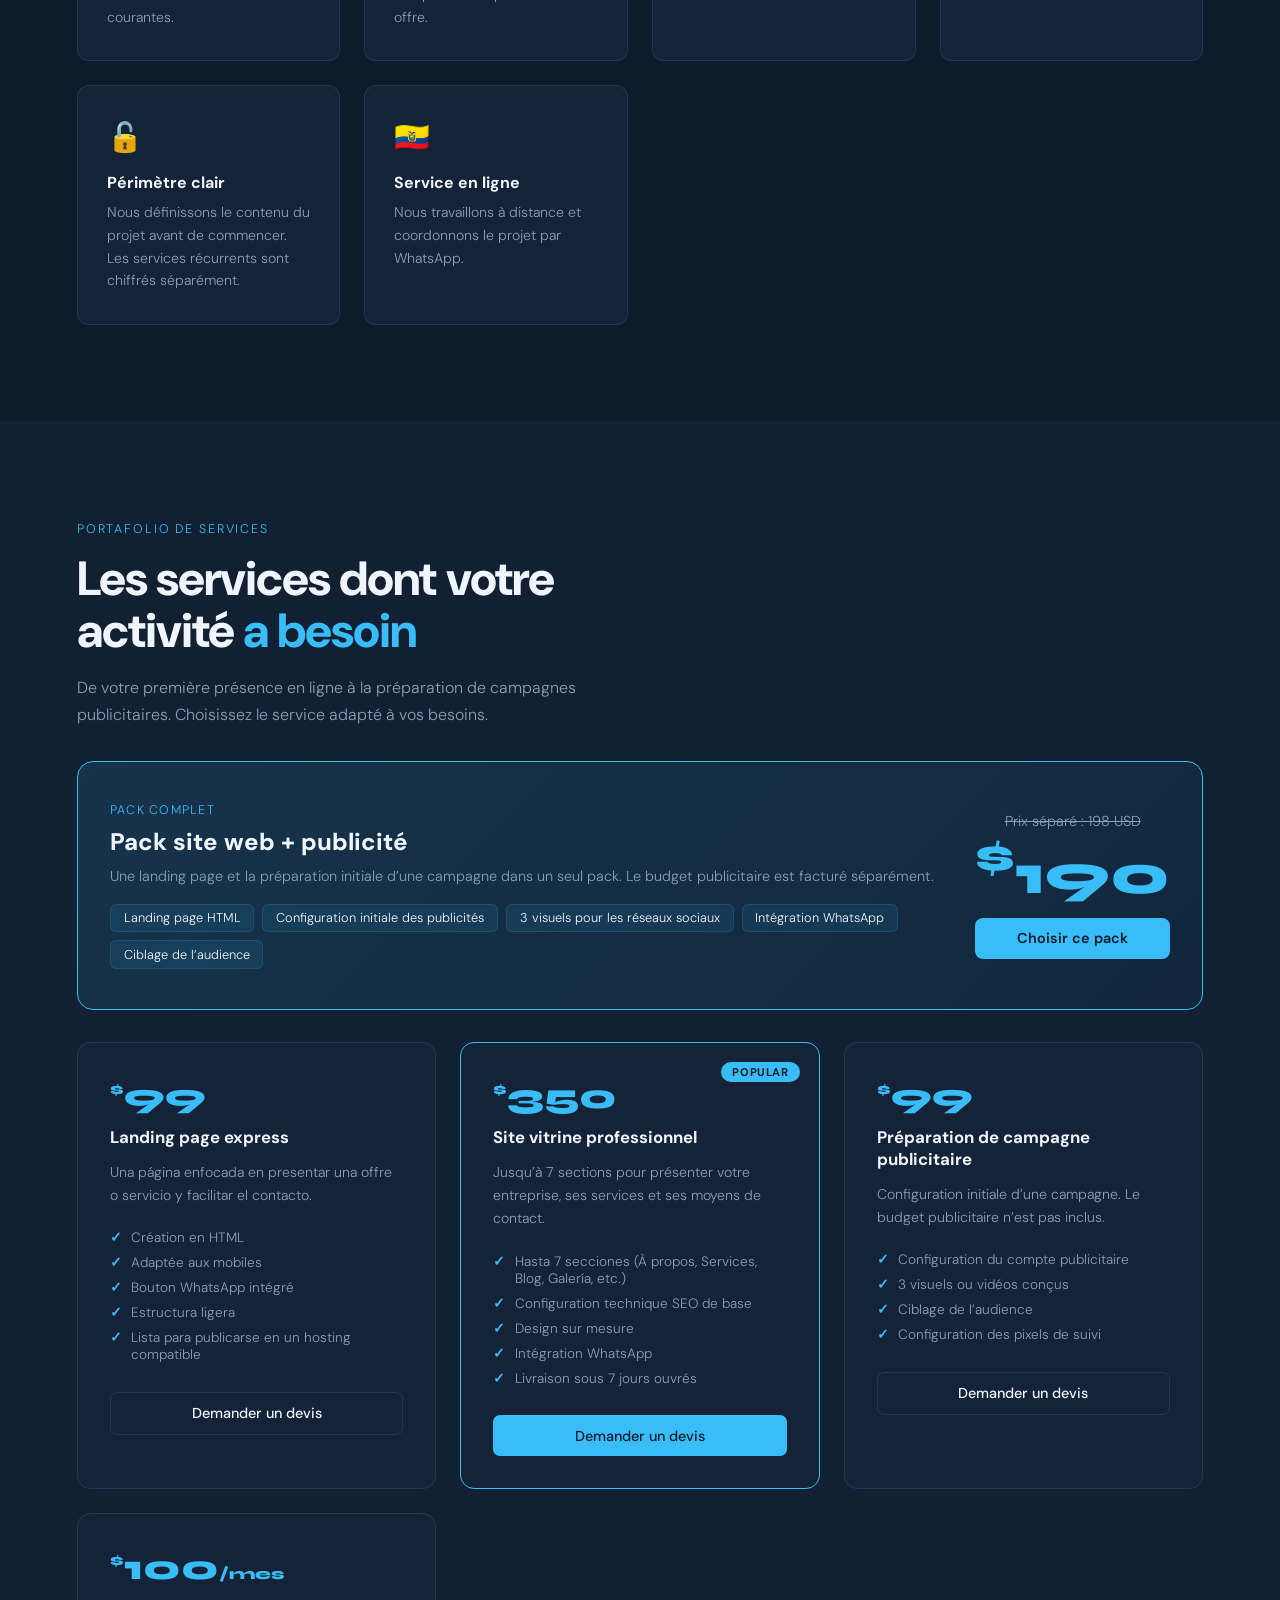
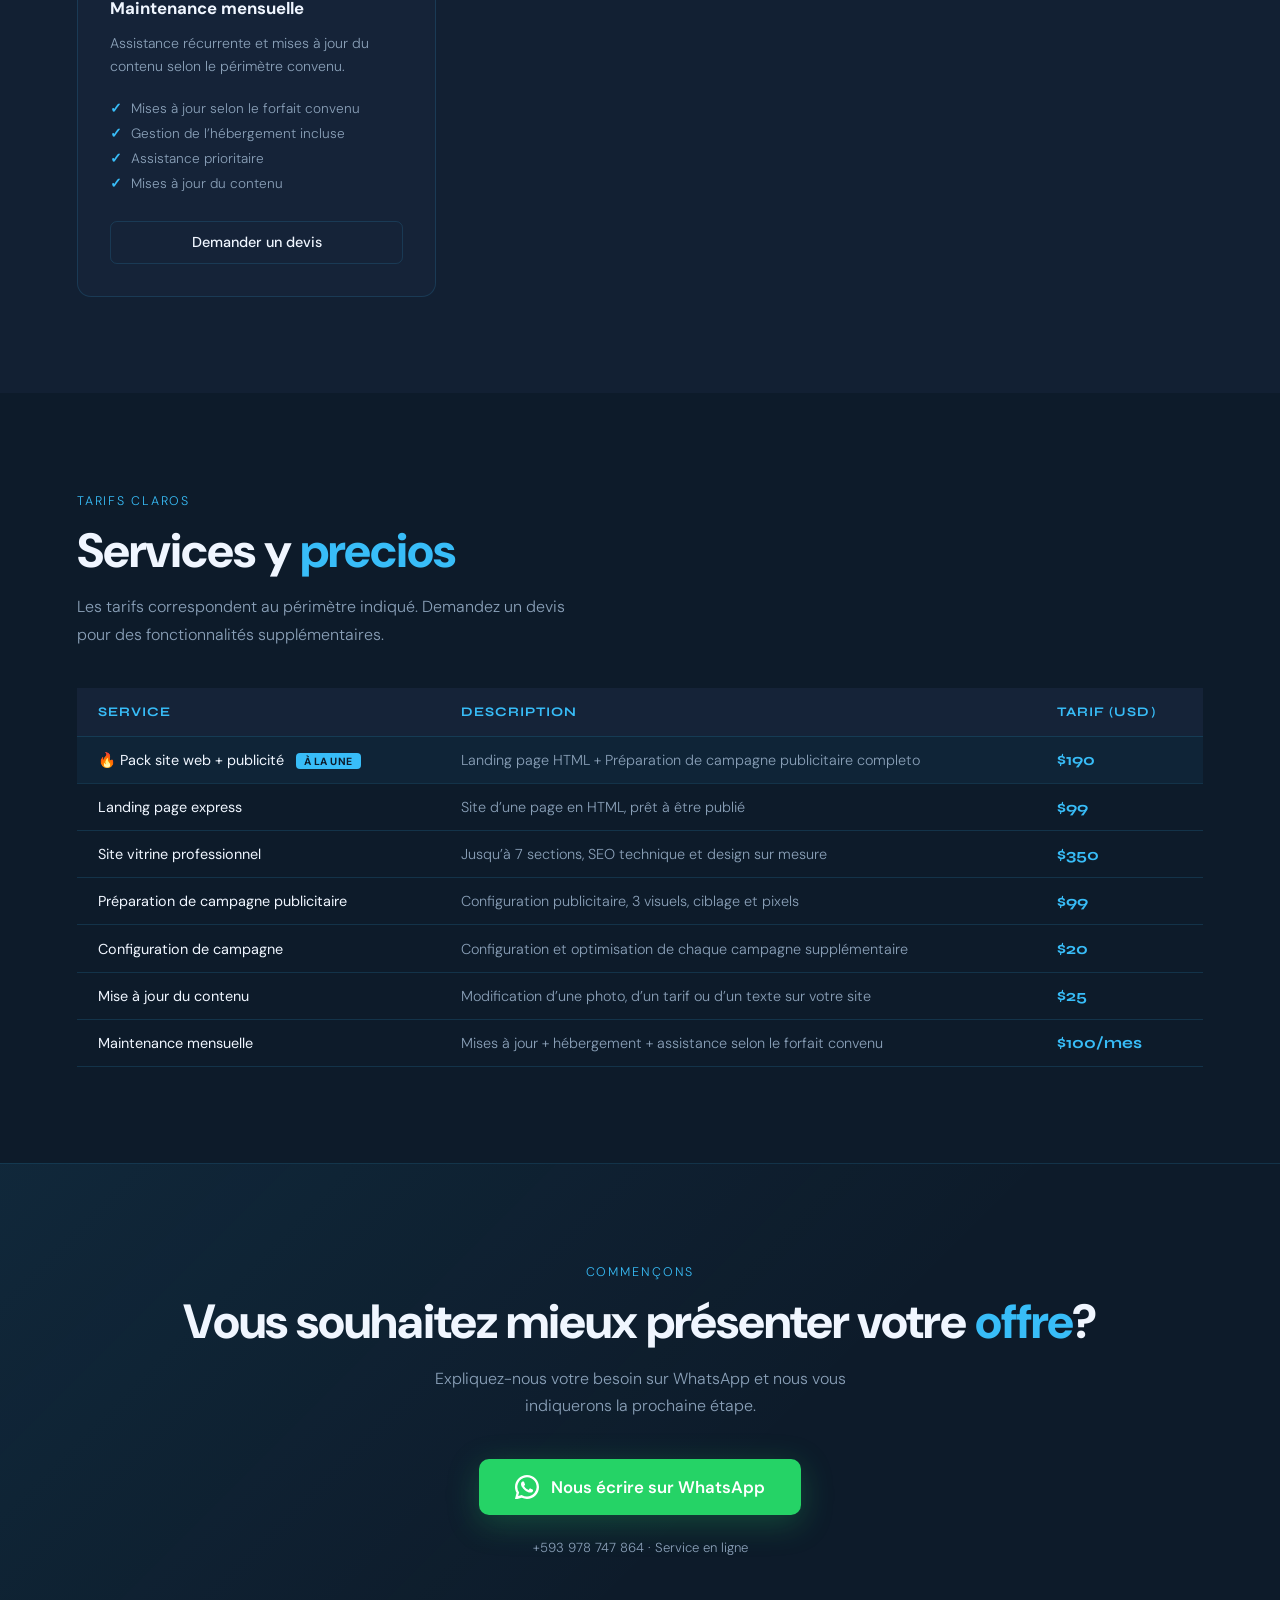
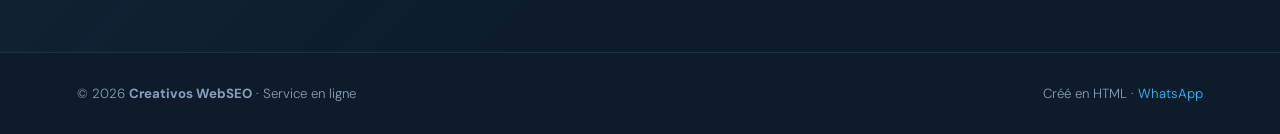
<file: fr/index.html>
<!DOCTYPE html>
<html lang="fr">
<head>
  <meta charset="UTF-8" />
  <meta name="viewport" content="width=device-width, initial-scale=1.0"/>
  <title>Creativos WebSEO | Sites web et landing pages</title>
  <meta name="description" content="Création de sites web et de landing pages légers, adaptés aux mobiles et avec contact direct par WhatsApp. Service en ligne." />
  <link rel="canonical" href="https://creativoswebseo.xyz/fr/">
  <link rel="alternate" hreflang="es" href="https://creativoswebseo.xyz/">
  <link rel="alternate" hreflang="en" href="https://creativoswebseo.xyz/en/">
  <link rel="alternate" hreflang="fr" href="https://creativoswebseo.xyz/fr/">
  <link rel="alternate" hreflang="x-default" href="https://creativoswebseo.xyz/">
  <link rel="preconnect" href="https://fonts.googleapis.com">
  <link rel="preconnect" href="https://fonts.gstatic.com" crossorigin>
  <link href="https://fonts.googleapis.com/css2?family=Syne:wght@700;800&family=DM+Sans:wght@300;400;500;600;700;800&display=swap" rel="stylesheet">
  <style>
    :root {
      --navy: #0d1b2a;
      --navy2: #122033;
      --cyan: #38bdf8;
      --cyan2: #0ea5e9;
      --white: #f0f6ff;
      --gray: #8aa0b8;
      --card: #152338;
      --border: rgba(56,189,248,0.15);
    }

    *, *::before, *::after { box-sizing: border-box; margin: 0; padding: 0; }

    html { scroll-behavior: smooth; }

    body {
      background: var(--navy);
      color: var(--white);
      font-family: 'DM Sans', sans-serif;
      font-weight: 300;
      overflow-x: hidden;
    }

    /* ── NAV ── */
    nav {
      position: fixed; top: 0; left: 0; right: 0; z-index: 100;
      display: flex; align-items: center; justify-content: space-between;
      padding: 1.2rem 6vw;
      background: rgba(13,27,42,0.85);
      backdrop-filter: blur(12px);
      border-bottom: 1px solid var(--border);
    }
    .logo-wrap { display: flex; align-items: center; }
    .logo-text { font-family: 'Syne', sans-serif; font-weight: 800; letter-spacing: -.02em; line-height: 1.15; }
    .logo-line1 { display: block; font-size: 1rem; color: #c8dff5; }
    .logo-line2 { display: block; font-size: 1rem; color: #c8dff5; }
    .logo-line2 .bracket { color: var(--cyan); }
    .logo-dot { display: inline-block; width: 7px; height: 7px; background: var(--cyan); border-radius: 2px; margin-bottom: 2px; margin-left: 2px; }
    .logo-i { position: relative; color: #c8dff5; font-variant-numeric: normal; }
    .logo-i::before {
      content: 'ı'; /* i sin punto */
      position: absolute; left: 0; top: 0;
      color: #c8dff5;
    }
    .logo-i { color: transparent; }
    .logo-i::after {
      content: '';
      position: absolute;
      top: 1px; left: 47%; transform: translateX(-50%);
      width: 3px; height: 3px;
      background: var(--cyan); border-radius: 1px;
    }
    .nav-links { display: flex; gap: 2rem; list-style: none; }
    .nav-links a { color: var(--gray); text-decoration: none; font-size: .9rem; transition: color .2s; }
    .nav-links a:hover { color: var(--cyan); }
    .nav-cta {
      background: var(--cyan); color: var(--navy); font-weight: 500; font-size: .88rem;
      padding: .55rem 1.3rem; border-radius: 6px; text-decoration: none;
      transition: background .2s, transform .15s;
    }
    .nav-cta:hover { background: var(--cyan2); transform: translateY(-1px); }
    .language-switch { display:flex; align-items:center; gap:.35rem; margin-left:1rem; }
    .language-switch a { color:var(--gray); text-decoration:none; font-size:.78rem; font-weight:700; padding:.35rem .45rem; border:1px solid transparent; border-radius:5px; }
    .language-switch a:hover, .language-switch a[aria-current="page"] { color:var(--cyan); border-color:var(--border); }

    /* hamburger */
    .hamburger { display: none; flex-direction: column; gap: 5px; cursor: pointer; background: none; border: none; }
    .hamburger span { display: block; width: 24px; height: 2px; background: var(--white); border-radius: 2px; transition: all .3s; }

    /* ── HERO ── */
    .hero {
      min-height: 100vh;
      display: flex; flex-direction: column; justify-content: center;
      padding: 9rem 6vw 5rem;
      position: relative; overflow: hidden;
    }
    .hero::before {
      content: '';
      position: absolute; inset: 0;
      background: radial-gradient(ellipse 60% 70% at 60% 50%, rgba(56,189,248,.06) 0%, transparent 70%);
      pointer-events: none; z-index: 0;
    }
    #matrix-canvas {
      position: absolute; inset: 0; width: 100%; height: 100%;
      opacity: 0.18; pointer-events: none; z-index: 0;
    }
    .hero > *:not(#matrix-canvas):not(.code-deco) { position: relative; z-index: 1; }
    .code-deco { z-index: 1; }
    .hero-tag {
      display: inline-flex; align-items: center; gap: .5rem;
      background: rgba(56,189,248,.1); border: 1px solid var(--border);
      color: var(--cyan); font-size: .8rem; letter-spacing: .12em; text-transform: uppercase;
      padding: .35rem .9rem; border-radius: 100px; margin-bottom: 2rem;
      width: fit-content;
      animation: fadeUp .6s ease both;
    }
    .hero-tag::before { content: ''; width: 7px; height: 7px; background: var(--cyan); border-radius: 50%; animation: pulse 2s infinite; }

    @keyframes pulse { 0%,100%{opacity:1} 50%{opacity:.3} }
    @keyframes fadeUp { from{opacity:0;transform:translateY(20px)} to{opacity:1;transform:none} }

    h1 {
      font-family: 'DM Sans', sans-serif; font-weight: 800;
      font-size: clamp(1.75rem, 3.5vw, 2.8rem); line-height: 1.16; letter-spacing: -.025em;
      max-width: 600px;
      animation: fadeUp .7s .1s ease both;
    }
    h1 em { font-style: normal; color: var(--cyan); }

    .hero-sub {
      margin-top: 1.6rem; max-width: 520px;
      color: var(--gray); font-size: 1.05rem; line-height: 1.7;
      animation: fadeUp .7s .2s ease both;
    }

    .hero-actions {
      margin-top: 2.5rem; display: flex; gap: 1rem; flex-wrap: wrap;
      animation: fadeUp .7s .3s ease both;
    }
    .offer-72 { width:min(760px,100%); display:grid; grid-template-columns:minmax(0,1fr) auto; gap:1.5rem; align-items:center; margin-top:2rem; padding:1.35rem 1.5rem; border:1px solid rgba(56,189,248,.42); border-radius:14px; background:linear-gradient(120deg,rgba(56,189,248,.11),rgba(21,35,56,.88)); box-shadow:0 16px 42px rgba(0,0,0,.18); }
    .offer-tag { display:inline-block; margin-bottom:.45rem; color:var(--cyan); font-size:.72rem; font-weight:800; letter-spacing:.1em; text-transform:uppercase; }
    .offer-72 h2 { font-size:1.35rem; line-height:1.2; margin:0; }
    .offer-72 p { max-width:520px; color:var(--gray); font-size:.88rem; line-height:1.55; margin:.5rem 0 0; }
    .offer-price { text-align:center; min-width:145px; }
    .offer-price small { display:block; color:var(--gray); }
    .offer-price strong { display:block; color:var(--cyan); font:800 1.8rem 'Syne',sans-serif; margin:.12rem 0 .65rem; }
    .offer-price a { display:inline-block; color:var(--navy); background:var(--cyan); font-weight:800; text-decoration:none; border-radius:7px; padding:.65rem .9rem; }
    .offer-price a:hover { background:var(--cyan2); }
    .market-control { display:flex; align-items:center; flex-wrap:wrap; gap:.5rem; margin-top:.85rem; color:var(--gray); font-size:.78rem; }
    .market-control select { background:var(--navy); color:var(--white); border:1px solid var(--border); border-radius:5px; padding:.35rem .45rem; font:inherit; }
    .geo-note { display:block; margin-top:.4rem; color:var(--gray); font-size:.69rem; line-height:1.4; }
    .btn-primary {
      display: inline-flex; align-items: center; gap: .5rem;
      background: var(--cyan); color: var(--navy); font-weight: 500;
      padding: .85rem 2rem; border-radius: 8px; text-decoration: none;
      font-size: 1rem; transition: background .2s, transform .15s;
    }
    .btn-primary:hover { background: var(--cyan2); transform: translateY(-2px); }
    .btn-secondary {
      display: inline-flex; align-items: center; gap: .5rem;
      border: 1px solid var(--border); color: var(--white);
      padding: .85rem 2rem; border-radius: 8px; text-decoration: none;
      font-size: 1rem; transition: border-color .2s, transform .15s;
    }
    .btn-secondary:hover { border-color: var(--cyan); transform: translateY(-2px); }

    .hero-stats {
      margin-top: 2rem; display: flex; gap: 3rem; flex-wrap: wrap;
      animation: fadeUp .7s .4s ease both;
    }
    .stat-num { font-family: 'Syne', sans-serif; font-size: 2rem; font-weight: 800; color: var(--cyan); }
    .stat-lbl { font-size: .82rem; color: var(--gray); margin-top: .1rem; }

    /* decorative code block */
    .code-deco {
      position: absolute; right: 6vw; top: 50%; transform: translateY(-50%);
      background: var(--card); border: 1px solid var(--border); border-radius: 12px;
      padding: 1.5rem 2rem; font-family: monospace; font-size: .82rem; line-height: 1.9;
      color: var(--gray); max-width: 320px;
      animation: fadeUp .7s .5s ease both;
      display: none; /* shown via media query */
    }
    .code-deco .k { color: var(--cyan); }
    .code-deco .v { color: #86efac; }
    .code-deco .c { color: #475569; }

    /* ── SECTIONS ── */
    section { padding: 6rem 6vw; }
    .section-tag {
      display: inline-block; color: var(--cyan); font-size: .78rem;
      letter-spacing: .15em; text-transform: uppercase; margin-bottom: 1rem;
    }
    h2 {
      font-family: 'DM Sans', sans-serif; font-weight: 800;
      font-size: clamp(1.8rem, 4vw, 3rem); letter-spacing: -.02em; line-height: 1.1;
      max-width: 600px;
    }
    h2 em { font-style: normal; color: var(--cyan); }
    .section-lead { color: var(--gray); margin-top: 1rem; max-width: 500px; line-height: 1.7; }

    /* ── WHY ── */
    .why-grid {
      display: grid; grid-template-columns: repeat(auto-fit, minmax(230px, 1fr));
      gap: 1.5rem; margin-top: 3rem;
    }
    .why-card {
      background: var(--card); border: 1px solid var(--border); border-radius: 12px;
      padding: 2rem 1.8rem; transition: border-color .2s, transform .2s;
    }
    .why-card:hover { border-color: var(--cyan); transform: translateY(-4px); }
    .why-icon { font-size: 1.8rem; margin-bottom: 1rem; }
    .why-card h3 { font-family: 'DM Sans', sans-serif; font-size: 1rem; font-weight: 700; margin-bottom: .5rem; }
    .why-card p { font-size: .88rem; color: var(--gray); line-height: 1.6; }

    /* ── SERVICES ── */
    #servicios { background: var(--navy2); }
    .services-grid {
      display: grid; grid-template-columns: repeat(auto-fit, minmax(280px, 1fr));
      gap: 1.5rem; margin-top: 3rem;
    }
    .svc-card {
      background: var(--card); border: 1px solid var(--border); border-radius: 14px;
      padding: 2rem; position: relative; overflow: hidden;
      transition: transform .2s, border-color .2s;
    }
    .svc-card:hover { transform: translateY(-5px); border-color: var(--cyan); }
    .svc-card.featured { border-color: var(--cyan); }
    .badge {
      position: absolute; top: 1.2rem; right: 1.2rem;
      background: var(--cyan); color: var(--navy); font-size: .7rem; font-weight: 700;
      padding: .2rem .7rem; border-radius: 100px; letter-spacing: .05em;
    }
    .svc-price { font-family: 'Syne', sans-serif; font-size: 2.2rem; font-weight: 800; color: var(--cyan); }
    .svc-price sup { font-size: 1rem; vertical-align: super; }
    .svc-name { font-family: 'DM Sans', sans-serif; font-size: 1.05rem; font-weight: 700; margin: .5rem 0 .8rem; }
    .svc-desc { color: var(--gray); font-size: .88rem; line-height: 1.65; margin-bottom: 1.4rem; }
    .svc-features { list-style: none; display: flex; flex-direction: column; gap: .5rem; }
    .svc-features li { font-size: .85rem; color: var(--gray); display: flex; gap: .6rem; align-items: flex-start; }
    .svc-features li::before { content: '✓'; color: var(--cyan); flex-shrink: 0; font-weight: 700; }
    .svc-cta {
      display: block; text-align: center; margin-top: 1.8rem;
      background: var(--cyan); color: var(--navy); font-weight: 500;
      padding: .7rem; border-radius: 7px; text-decoration: none;
      font-size: .9rem; transition: background .2s;
    }
    .svc-cta:hover { background: var(--cyan2); }
    .svc-cta.outline {
      background: none; border: 1px solid var(--border); color: var(--white);
    }
    .svc-cta.outline:hover { border-color: var(--cyan); color: var(--cyan); background: none; }

    /* ── COMBO HIGHLIGHT ── */
    .combo-wrap {
      margin-top: 2rem;
      background: linear-gradient(135deg, rgba(56,189,248,.12), rgba(14,165,233,.05));
      border: 1px solid var(--cyan); border-radius: 16px;
      padding: 2.5rem 2rem;
      display: grid; grid-template-columns: 1fr auto; gap: 2rem; align-items: center;
    }
    .combo-label { font-size: .78rem; letter-spacing: .1em; text-transform: uppercase; color: var(--cyan); margin-bottom: .5rem; }
    .combo-title { font-family: 'DM Sans', sans-serif; font-size: 1.5rem; font-weight: 800; }
    .combo-items { display: flex; flex-wrap: wrap; gap: .5rem; margin-top: 1rem; }
    .combo-item {
      background: rgba(56,189,248,.1); border: 1px solid var(--border);
      font-size: .8rem; padding: .3rem .8rem; border-radius: 6px;
    }
    .combo-price-block { text-align: center; flex-shrink: 0; }
    .combo-price { font-family: 'Syne', sans-serif; font-size: 3.5rem; font-weight: 800; color: var(--cyan); line-height: 1; }
    .combo-old { color: var(--gray); text-decoration: line-through; font-size: .9rem; margin-bottom: .3rem; }
    .combo-cta {
      display: block; margin-top: 1rem;
      background: var(--cyan); color: var(--navy); font-weight: 600;
      padding: .7rem 1.5rem; border-radius: 8px; text-decoration: none;
      font-size: .9rem; text-align: center; white-space: nowrap;
    }
    .combo-cta:hover { background: var(--cyan2); }

    /* ── PRICING TABLE ── */
    #precios { }
    .price-table {
      width: 100%; border-collapse: collapse; margin-top: 2.5rem;
      font-size: .9rem;
    }
    .price-table thead { background: var(--card); }
    .price-table th {
      text-align: left; padding: 1rem 1.3rem;
      color: var(--cyan); font-family: 'Syne', sans-serif; font-size: .82rem;
      letter-spacing: .08em; text-transform: uppercase;
      border-bottom: 1px solid var(--border);
    }
    .price-table td { padding: .85rem 1.3rem; border-bottom: 1px solid var(--border); color: var(--gray); }
    .price-table tr:hover td { background: rgba(56,189,248,.04); }
    .price-table td:first-child { color: var(--white); font-weight: 400; }
    .price-table td:last-child { color: var(--cyan); font-family: 'Syne', sans-serif; font-weight: 700; font-size: 1rem; }
    .price-table .highlight td { background: rgba(56,189,248,.06); }
    .tag-rec {
      display: inline-block; background: var(--cyan); color: var(--navy);
      font-size: .65rem; font-weight: 700; padding: .1rem .5rem; border-radius: 4px;
      margin-left: .5rem; letter-spacing: .05em;
    }

    /* ── CTA SECTION ── */
    #contacto {
      text-align: center;
      background: linear-gradient(135deg, rgba(56,189,248,.08), rgba(13,27,42,0) 60%);
      border-top: 1px solid var(--border);
    }
    #contacto h2 { max-width: 100%; margin: 0 auto; }
    #contacto .section-lead { margin: 1rem auto 0; text-align: center; }
    .wa-btn {
      display: inline-flex; align-items: center; gap: .8rem;
      background: #25D366; color: #fff; font-weight: 600;
      padding: 1rem 2.2rem; border-radius: 10px; text-decoration: none;
      font-size: 1.05rem; margin-top: 2.5rem;
      transition: background .2s, transform .15s; box-shadow: 0 8px 32px rgba(37,211,102,.25);
    }
    .wa-btn:hover { background: #1ebe5a; transform: translateY(-3px); }
    .wa-icon { width: 24px; height: 24px; fill: white; }

    /* ── FOOTER ── */
    footer {
      padding: 2rem 6vw; border-top: 1px solid var(--border);
      display: flex; align-items: center; justify-content: space-between;
      flex-wrap: wrap; gap: 1rem;
    }
    footer p { color: var(--gray); font-size: .83rem; }
    footer a { color: var(--cyan); text-decoration: none; }

    /* ── RESPONSIVE ── */
    @media (min-width: 900px) {
      .code-deco { display: block; }
      h1 { max-width: 560px; }
    }
    @media (max-width: 768px) {
      .nav-links, .nav-cta { display: none; }
      .language-switch { margin-left:auto; margin-right:.75rem; }
      .hamburger { display: flex; }
      .nav-links.open {
        display: flex; flex-direction: column;
        position: fixed; top: 65px; left: 0; right: 0;
        background: var(--navy2); padding: 2rem 6vw;
        border-bottom: 1px solid var(--border); gap: 1.5rem;
      }
      .nav-links.open + .nav-cta { display: block; margin: 0 6vw 1rem; }
      .combo-wrap { grid-template-columns: 1fr; }
      .combo-price-block { text-align: left; }
      .offer-72 { grid-template-columns:1fr; gap:1rem; padding:1.1rem; }
      .offer-price { text-align:left; }
      .offer-price strong { display:inline-block; margin-right:.75rem; }
    }
    @media (max-width: 500px) {
      .hero-stats { gap: 1.8rem; }
    }
  </style>
</head>
<body>

  <!-- NAV -->
  <nav>
    <div class="logo-wrap">
      <div class="logo-text">
        <span class="logo-line1">Creat<span class="logo-i">i</span>vos</span>
        <span class="logo-line2"><span class="bracket">&lt;</span>WebSEO<span class="bracket">&gt;</span></span>
      </div>
    </div>
    <ul class="nav-links" id="navLinks">
      <li><a href="#nosotros">À propos</a></li>
      <li><a href="#servicios">Services</a></li>
      <li><a href="#precios">Tarifs</a></li>
      <li><a href="#contacto">Contact</a></li>
    </ul>
    <a class="nav-cta" href="https://wa.me/593978747864?text=Bonjour%2C%20je%20voudrais%20en%20savoir%20plus%20sur%20vos%20services" target="_blank" rel="noopener">Écrire sur WhatsApp</a>
    <div class="language-switch" aria-label="Choisir la langue">
      <a href="/" lang="es">ES</a>
      <a href="/en/" lang="en">EN</a>
      <a href="/fr/" lang="fr" aria-current="page">FR</a>
    </div>
    <button class="hamburger" id="hamburger" aria-label="Menu">
      <span></span><span></span><span></span>
    </button>
  </nav>

  <!-- HERO -->
  <section class="hero" id="inicio">
    <canvas id="matrix-canvas"></canvas>
    <div class="hero-tag">Création web · Service en ligne</div>
    <h1>Une page claire pour que vos clients comprennent <em>votre offre et sachent comment vous joindre</em></h1>
    <p class="hero-sub">Nous créons des pages légères et adaptées aux mobiles pour présenter votre activité, votre service ou votre offre et faciliter le contact.</p>
    <div class="hero-actions">
      <a class="btn-primary" href="https://wa.me/593978747864?text=Bonjour%2C%20je%20voudrais%20en%20savoir%20plus%20sur%20vos%20services" target="_blank">
        <svg width="18" height="18" viewBox="0 0 24 24" fill="currentColor"><path d="M17.472 14.382c-.297-.149-1.758-.867-2.03-.967-.273-.099-.471-.148-.67.15-.197.297-.767.966-.94 1.164-.173.199-.347.223-.644.075-.297-.15-1.255-.463-2.39-1.475-.883-.788-1.48-1.761-1.653-2.059-.173-.297-.018-.458.13-.606.134-.133.298-.347.446-.52.149-.174.198-.298.298-.497.099-.198.05-.371-.025-.52-.075-.149-.669-1.612-.916-2.207-.242-.579-.487-.5-.669-.51-.173-.008-.371-.01-.57-.01-.198 0-.52.074-.792.372-.272.297-1.04 1.016-1.04 2.479 0 1.462 1.065 2.875 1.213 3.074.149.198 2.096 3.2 5.077 4.487.709.306 1.262.489 1.694.625.712.227 1.36.195 1.871.118.571-.085 1.758-.719 2.006-1.413.248-.694.248-1.289.173-1.413-.074-.124-.272-.198-.57-.347z"/><path d="M12 0C5.373 0 0 5.373 0 12c0 2.127.558 4.126 1.532 5.862L.053 23.8a.5.5 0 0 0 .609.628l6.115-1.598A11.946 11.946 0 0 0 12 24c6.627 0 12-5.373 12-12S18.627 0 12 0zm0 21.6a9.586 9.586 0 0 1-4.9-1.347l-.352-.208-3.63.951.968-3.535-.228-.362A9.6 9.6 0 1 1 12 21.6z"/></svg>
        Parler de mon projet
      </a>
      <a class="btn-secondary" href="#servicios">Voir les services</a>
    </div>
    <div class="hero-stats">
      <div>
        <div class="stat-num">1 page</div>
        <div class="stat-lbl">Un objectif et un contact direct</div>
      </div>
      <div>
        <div class="stat-num">72 h</div>
        <div class="stat-lbl">Livraison sous 72 h après réception des éléments</div>
      </div>
      <div>
        <div class="stat-num" data-promo-price>149 €</div>
        <div class="stat-lbl">Offre landing page 72 h</div>
      </div>
    </div>

    <div class="offer-72" id="landing-flash">
      <div>
        <span class="offer-tag">Offre spéciale · livraison sous 72 h</span>
        <h2>Una landing page lista para presentar tu offre</h2>
        <p>Une page adaptée aux mobiles avec un bouton WhatsApp. Le délai de 72 h commence à réception des textes, images et informations nécessaires.</p>
        <label class="market-control" for="market-select">Voir le tarif pour
          <select id="market-select" aria-label="Choisir le marché tarifaire">
            <option value="latam">Amérique latine · USD</option>
            <option value="us">États-Unis · USD</option>
            <option value="fr">France · EUR</option>
          </select>
        </label>
        <small class="geo-note">Nous suggérons un marché selon votre pays approximatif, estimé par un service de localisation IP. Vous pouvez le modifier ; un VPN peut fausser la détection.</small>
      </div>
      <div class="offer-price">
        <small>Tarif promotionnel</small>
        <strong data-promo-price>149 €</strong>
        <a data-promo-cta href="https://wa.me/593978747864?text=Bonjour%2C%20je%20suis%20int%C3%A9ress%C3%A9%20par%20l%E2%80%99offre%20landing%20page%20sous%2072%20h" target="_blank" rel="noopener">Demander sur WhatsApp</a>
      </div>
    </div>

    <!-- decorative code block (desktop only) -->
    <div class="code-deco">
      <span class="c">&lt;!-- Votre activité en code --&gt;</span><br>
      &lt;<span class="k">meta</span> <span class="v">name</span>="speed"<br>
      &nbsp;&nbsp;&nbsp;&nbsp;&nbsp;<span class="v">content</span>="<span class="v">rayo</span>"&gt;<br>
      &lt;<span class="k">section</span> <span class="v">id</span>="<span class="v">ventas</span>"&gt;<br>
      &nbsp;&nbsp;&lt;<span class="k">result</span>&gt;✅ Clients&lt;/<span class="k">result</span>&gt;<br>
      &lt;/<span class="k">section</span>&gt;<br>
      <span class="c">/* SEO ✓ Velocidad ✓ */</span>
    </div>
  </section>

  <!-- NOSOTROS / WHY -->
  <section id="nosotros">
    <span class="section-tag">Pourquoi nous choisir ?</span>
    <h2>Un site centré sur votre <em>offre</em></h2>
    <p class="section-lead">Nous soignons la structure, la lecture sur mobile et le parcours de contact pour les personnes intéressées.</p>
    <div class="why-grid">
      <div class="why-card">
        <div class="why-icon">⚡</div>
        <h3>Pages légères</h3>
        <p>Nous utilisons une structure légère et veillons au bon fonctionnement sur mobile et avec des connexions courantes.</p>
      </div>
      <div class="why-card">
        <div class="why-icon">🛡️</div>
        <h3>Moins de dépendances</h3>
        <p>Una página estática evita depender de una base de datos o de muchos complementos para mostrar tu offre.</p>
      </div>
      <div class="why-card">
        <div class="why-icon">📱</div>
        <h3>Adaptée aux mobiles</h3>
        <p>Le contenu et les boutons s’adaptent aux téléphones, tablettes et ordinateurs.</p>
      </div>
      <div class="why-card">
        <div class="why-icon">💬</div>
        <h3>Contact visible</h3>
        <p>Organizamos la página alrededor de tu offre y facilitamos que una persona interesada te escriba.</p>
      </div>
      <div class="why-card">
        <div class="why-icon">🔓</div>
        <h3>Périmètre clair</h3>
        <p>Nous définissons le contenu du projet avant de commencer. Les services récurrents sont chiffrés séparément.</p>
      </div>
      <div class="why-card">
        <div class="why-icon">🇪🇨</div>
        <h3>Service en ligne</h3>
        <p>Nous travaillons à distance et coordonnons le projet par WhatsApp.</p>
      </div>
    </div>
  </section>

  <!-- SERVICES -->
  <section id="servicios">
    <span class="section-tag">Portafolio de Services</span>
    <h2>Les services dont votre activité <em>a besoin</em></h2>
    <p class="section-lead">De votre première présence en ligne à la préparation de campagnes publicitaires. Choisissez le service adapté à vos besoins.</p>

    <!-- COMBO DESTACADO -->
    <div class="combo-wrap">
      <div>
        <div class="combo-label">Pack complet</div>
        <div class="combo-title">Pack site web + publicité</div>
        <p style="color:var(--gray);font-size:.9rem;margin-top:.5rem;line-height:1.6">Une landing page et la préparation initiale d’une campagne dans un seul pack. Le budget publicitaire est facturé séparément.</p>
        <div class="combo-items">
          <span class="combo-item">Landing page HTML</span>
          <span class="combo-item">Configuration initiale des publicités</span>
          <span class="combo-item">3 visuels pour les réseaux sociaux</span>
          <span class="combo-item">Intégration WhatsApp</span>
          <span class="combo-item">Ciblage de l’audience</span>
        </div>
      </div>
      <div class="combo-price-block">
        <div class="combo-old">Prix séparé : 198 USD</div>
        <div class="combo-price"><sup>$</sup>190</div>
        <a class="combo-cta" href="https://wa.me/593978747864?text=Bonjour%2C%20je%20suis%20int%C3%A9ress%C3%A9%20par%20le%20pack%20site%20web%20et%20publicit%C3%A9%20%C3%A0%20190%20USD" target="_blank">Choisir ce pack</a>
      </div>
    </div>

    <!-- CARDS DE SERVICIOS -->
    <div class="services-grid" style="margin-top:2rem">

      <div class="svc-card">
        <div class="svc-price"><sup>$</sup>99</div>
        <div class="svc-name">Landing page express</div>
        <div class="svc-desc">Una página enfocada en presentar una offre o servicio y facilitar el contacto.</div>
        <ul class="svc-features">
          <li>Création en HTML</li>
          <li>Adaptée aux mobiles</li>
          <li>Bouton WhatsApp intégré</li>
          <li>Estructura ligera</li>
          <li>Lista para publicarse en un hosting compatible</li>
        </ul>
        <a class="svc-cta outline" href="https://wa.me/593978747864?text=Bonjour%2C%20je%20suis%20int%C3%A9ress%C3%A9%20par%20une%20landing%20page%20express%20%C3%A0%2099%20USD" target="_blank">Demander un devis</a>
      </div>

      <div class="svc-card featured">
        <div class="badge">POPULAR</div>
        <div class="svc-price"><sup>$</sup>350</div>
        <div class="svc-name">Site vitrine professionnel</div>
        <div class="svc-desc">Jusqu’à 7 sections pour présenter votre entreprise, ses services et ses moyens de contact.</div>
        <ul class="svc-features">
          <li>Hasta 7 secciones (À propos, Services, Blog, Galería, etc.)</li>
          <li>Configuration technique SEO de base</li>
          <li>Design sur mesure</li>
          <li>Intégration WhatsApp</li>
          <li>Livraison sous 7 jours ouvrés</li>
        </ul>
        <a class="svc-cta" href="https://wa.me/593978747864?text=Bonjour%2C%20je%20suis%20int%C3%A9ress%C3%A9%20par%20un%20site%20vitrine%20%C3%A0%20350%20USD" target="_blank">Demander un devis</a>
      </div>

      <div class="svc-card">
        <div class="svc-price"><sup>$</sup>99</div>
        <div class="svc-name">Préparation de campagne publicitaire</div>
        <div class="svc-desc">Configuration initiale d’une campagne. Le budget publicitaire n’est pas inclus.</div>
        <ul class="svc-features">
          <li>Configuration du compte publicitaire</li>
          <li>3 visuels ou vidéos conçus</li>
          <li>Ciblage de l’audience</li>
          <li>Configuration des pixels de suivi</li>
        </ul>
        <a class="svc-cta outline" href="https://wa.me/593978747864?text=Bonjour%2C%20je%20suis%20int%C3%A9ress%C3%A9%20par%20la%20pr%C3%A9paration%20publicitaire%20%C3%A0%2099%20USD" target="_blank">Demander un devis</a>
      </div>

      <div class="svc-card">
        <div class="svc-price"><sup>$</sup>100<span style="font-size:1rem">/mes</span></div>
        <div class="svc-name">Maintenance mensuelle</div>
        <div class="svc-desc">Assistance récurrente et mises à jour du contenu selon le périmètre convenu.</div>
        <ul class="svc-features">
          <li>Mises à jour selon le forfait convenu</li>
          <li>Gestion de l’hébergement incluse</li>
          <li>Assistance prioritaire</li>
          <li>Mises à jour du contenu</li>
        </ul>
        <a class="svc-cta outline" href="https://wa.me/593978747864?text=Bonjour%2C%20je%20suis%20int%C3%A9ress%C3%A9%20par%20la%20maintenance%20mensuelle%20%C3%A0%20100%20USD" target="_blank">Demander un devis</a>
      </div>

    </div>
  </section>

  <!-- PRICING TABLE -->
  <section id="precios">
    <span class="section-tag">Tarifs Claros</span>
    <h2>Services y <em>precios</em></h2>
    <p class="section-lead">Les tarifs correspondent au périmètre indiqué. Demandez un devis pour des fonctionnalités supplémentaires.</p>
    <table class="price-table">
      <thead>
        <tr>
          <th>Service</th>
          <th>Description</th>
          <th>Tarif (USD)</th>
        </tr>
      </thead>
      <tbody>
        <tr class="highlight">
          <td>🔥 Pack site web + publicité <span class="tag-rec">À LA UNE</span></td>
          <td>Landing page HTML + Préparation de campagne publicitaire completo</td>
          <td>$190</td>
        </tr>
        <tr>
          <td>Landing page express</td>
          <td>Site d’une page en HTML, prêt à être publié</td>
          <td>$99</td>
        </tr>
        <tr>
          <td>Site vitrine professionnel</td>
          <td>Jusqu’à 7 sections, SEO technique et design sur mesure</td>
          <td>$350</td>
        </tr>
        <tr>
          <td>Préparation de campagne publicitaire</td>
          <td>Configuration publicitaire, 3 visuels, ciblage et pixels</td>
          <td>$99</td>
        </tr>
        <tr>
          <td>Configuration de campagne</td>
          <td>Configuration et optimisation de chaque campagne supplémentaire</td>
          <td>$20</td>
        </tr>
        <tr>
          <td>Mise à jour du contenu</td>
          <td>Modification d’une photo, d’un tarif ou d’un texte sur votre site</td>
          <td>$25</td>
        </tr>
        <tr>
          <td>Maintenance mensuelle</td>
          <td>Mises à jour + hébergement + assistance selon le forfait convenu</td>
          <td>$100/mes</td>
        </tr>
      </tbody>
    </table>
  </section>

  <!-- CTA CONTACTO -->
  <section id="contacto">
    <span class="section-tag">Commençons</span>
    <h2>Vous souhaitez mieux présenter votre <em>offre</em>?</h2>
    <p class="section-lead">Expliquez-nous votre besoin sur WhatsApp et nous vous indiquerons la prochaine étape.</p>
    <a class="wa-btn" href="https://wa.me/593978747864?text=Bonjour%2C%20je%20voudrais%20en%20savoir%20plus%20sur%20vos%20services%20de%20cr%C3%A9ation%20web" target="_blank">
      <svg class="wa-icon" viewBox="0 0 24 24" xmlns="http://www.w3.org/2000/svg">
        <path d="M17.472 14.382c-.297-.149-1.758-.867-2.03-.967-.273-.099-.471-.148-.67.15-.197.297-.767.966-.94 1.164-.173.199-.347.223-.644.075-.297-.15-1.255-.463-2.39-1.475-.883-.788-1.48-1.761-1.653-2.059-.173-.297-.018-.458.13-.606.134-.133.298-.347.446-.52.149-.174.198-.298.298-.497.099-.198.05-.371-.025-.52-.075-.149-.669-1.612-.916-2.207-.242-.579-.487-.5-.669-.51-.173-.008-.371-.01-.57-.01-.198 0-.52.074-.792.372-.272.297-1.04 1.016-1.04 2.479 0 1.462 1.065 2.875 1.213 3.074.149.198 2.096 3.2 5.077 4.487.709.306 1.262.489 1.694.625.712.227 1.36.195 1.871.118.571-.085 1.758-.719 2.006-1.413.248-.694.248-1.289.173-1.413-.074-.124-.272-.198-.57-.347z"/>
        <path d="M12 0C5.373 0 0 5.373 0 12c0 2.127.558 4.126 1.532 5.862L.053 23.8a.5.5 0 0 0 .609.628l6.115-1.598A11.946 11.946 0 0 0 12 24c6.627 0 12-5.373 12-12S18.627 0 12 0zm0 21.6a9.586 9.586 0 0 1-4.9-1.347l-.352-.208-3.63.951.968-3.535-.228-.362A9.6 9.6 0 1 1 12 21.6z"/>
      </svg>
      Nous écrire sur WhatsApp
    </a>
    <p style="color:var(--gray);font-size:.82rem;margin-top:1.5rem">+593 978 747 864 · Service en ligne</p>
  </section>

  <!-- FOOTER -->
  <footer>
    <p>© 2026 <strong>Creativos WebSEO</strong> · Service en ligne</p>
    <p>Créé en HTML · <a href="https://wa.me/593978747864" target="_blank">WhatsApp</a></p>
  </footer>

  <script src="../assets/js/market-pricing.js"></script>
  <script>
    // Hamburger menu
    const hamburger = document.getElementById('hamburger');
    const navLinks = document.getElementById('navLinks');
    hamburger.addEventListener('click', () => {
      navLinks.classList.toggle('open');
    });
    navLinks.querySelectorAll('a').forEach(a => {
      a.addEventListener('click', () => navLinks.classList.remove('open'));
    });

    // Matrix / código cayendo
    (function() {
      const canvas = document.getElementById('matrix-canvas');
      const ctx = canvas.getContext('2d');
      const chars = '01</>{}[]()const let var function return if else for while import export class html css seo web px rem vh vw #38bdf8 display flex grid'.split(' ').join('').split('');
      const fontSize = 13;
      let cols, drops;

      function resize() {
        canvas.width  = canvas.offsetWidth;
        canvas.height = canvas.offsetHeight;
        cols  = Math.floor(canvas.width / fontSize);
        drops = Array(cols).fill(1);
      }

      function draw() {
        ctx.fillStyle = 'rgba(13,27,42,0.08)';
        ctx.fillRect(0, 0, canvas.width, canvas.height);
        ctx.font = fontSize + 'px monospace';
        for (let i = 0; i < drops.length; i++) {
          const char = chars[Math.floor(Math.random() * chars.length)];
          // alternating cyan shades for depth
          const shade = Math.random() > 0.85 ? '#38bdf8' : (Math.random() > 0.5 ? '#0ea5e9' : '#075985');
          ctx.fillStyle = shade;
          ctx.fillText(char, i * fontSize, drops[i] * fontSize);
          if (drops[i] * fontSize > canvas.height && Math.random() > 0.975) drops[i] = 0;
          drops[i]++;
        }
      }

      resize();
      window.addEventListener('resize', resize);
      setInterval(draw, 55);
    })();
  </script>
</body>
</html>
</file>
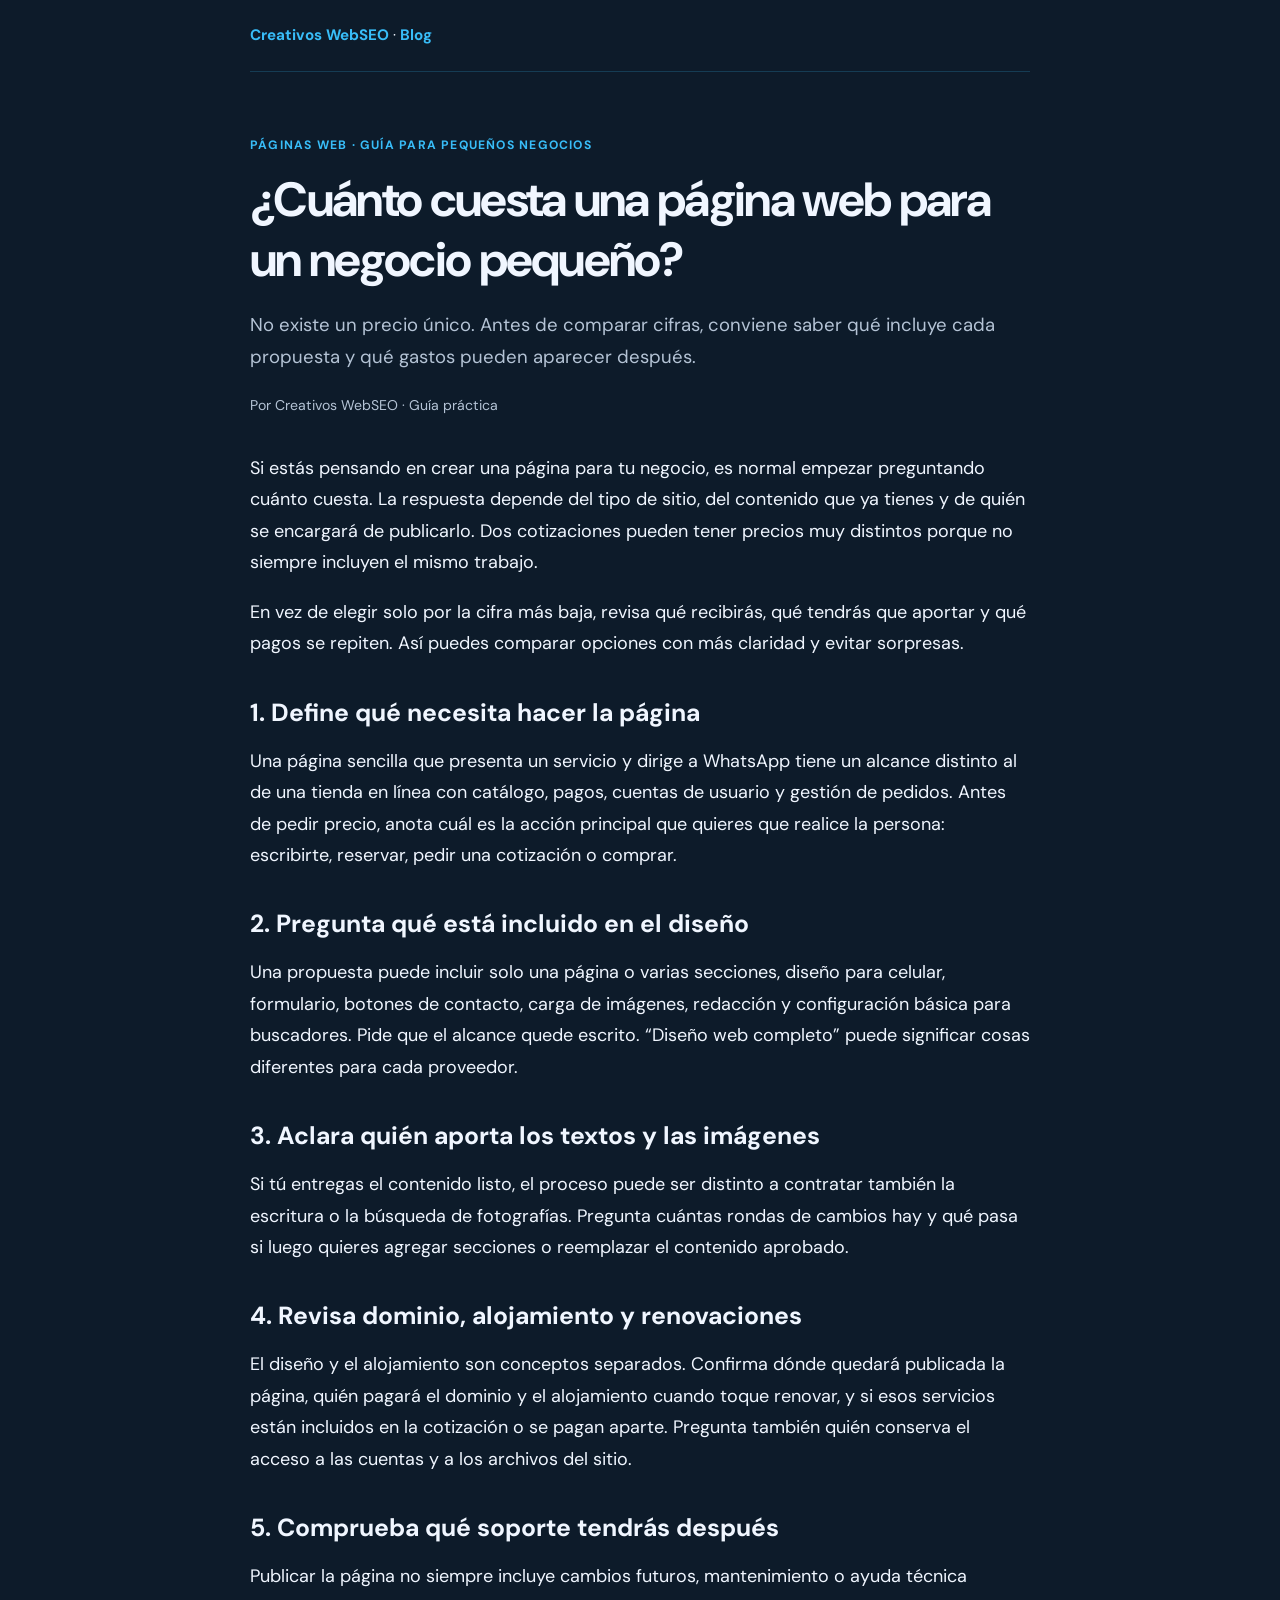
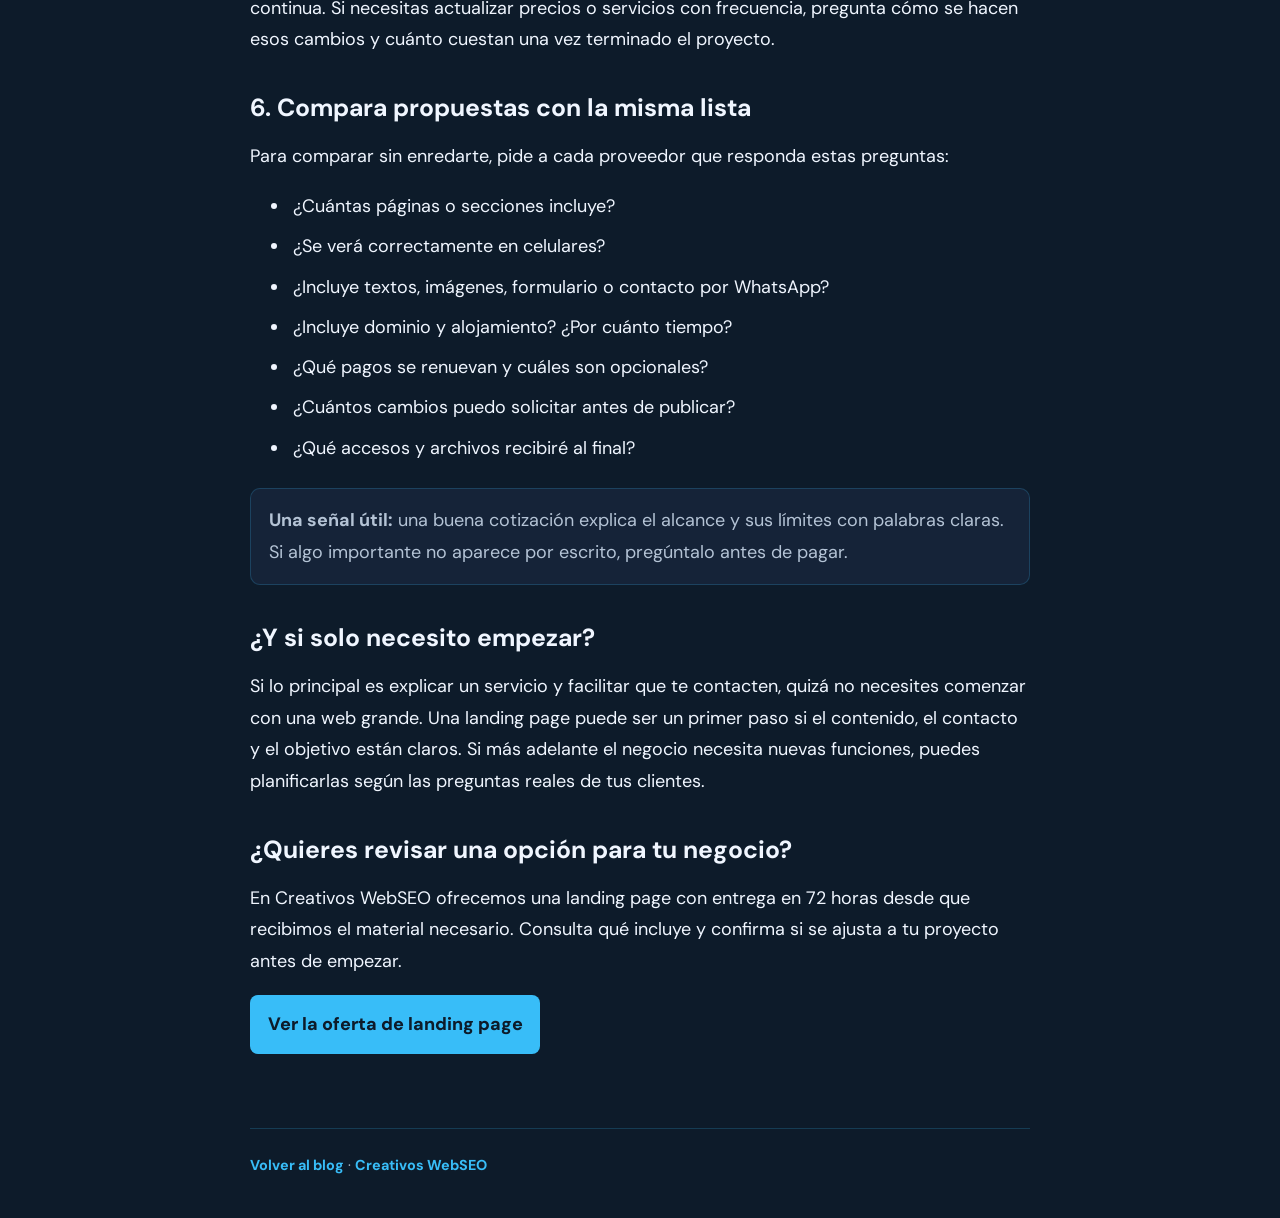
<file: blog/cuanto-cuesta-pagina-web-negocio-pequeno/index.html>
<!DOCTYPE html>
<html lang="es">
<head>
  <meta charset="UTF-8">
  <meta name="viewport" content="width=device-width, initial-scale=1">
  <title>¿Cuánto cuesta una página web para un negocio pequeño? | Creativos WebSEO</title>
  <meta name="description" content="El precio de una página web depende de lo que necesitas. Aprende qué revisar en una cotización antes de contratar y cómo evitar costos sorpresa.">
  <link rel="canonical" href="https://creativoswebseo.xyz/blog/cuanto-cuesta-pagina-web-negocio-pequeno/">
  <link rel="preconnect" href="https://fonts.googleapis.com">
  <link rel="preconnect" href="https://fonts.gstatic.com" crossorigin>
  <link href="https://fonts.googleapis.com/css2?family=DM+Sans:wght@400;500;600;700;800&display=swap" rel="stylesheet">
  <style>
    :root { color-scheme:dark; --bg:#0d1b2a; --panel:#152338; --text:#f0f6ff; --muted:#b4c3d5; --cyan:#38bdf8; --border:rgba(56,189,248,.2); }
    * { box-sizing:border-box; }
    body { margin:0; background:var(--bg); color:var(--text); font:400 18px/1.75 'DM Sans',sans-serif; }
    a { color:var(--cyan); }
    header, main, footer { width:min(780px,90%); margin-inline:auto; }
    header { padding:1.4rem 0; border-bottom:1px solid var(--border); font-size:.95rem; }
    header a, footer a { text-decoration:none; font-weight:700; }
    main { padding:3.5rem 0; }
    .eyebrow { color:var(--cyan); text-transform:uppercase; letter-spacing:.1em; font-size:.76rem; font-weight:700; }
    h1,h2,h3 { line-height:1.25; }
    h1 { font-size:clamp(2rem,5vw,3rem); letter-spacing:-.035em; margin:.65rem 0 1rem; }
    h2 { font-size:1.55rem; margin:2.3rem 0 .7rem; }
    .lead { color:var(--muted); font-size:1.16rem; }
    .byline { color:var(--muted); font-size:.88rem; margin:1.2rem 0 2.2rem; }
    .note { padding:1rem 1.15rem; border:1px solid var(--border); border-radius:10px; background:var(--panel); margin:1.5rem 0; color:var(--muted); }
    li { margin:.55rem 0; padding-left:.2rem; }
    .cta { display:inline-block; padding:.85rem 1.1rem; border-radius:8px; background:var(--cyan); color:#0d1b2a; font-weight:800; text-decoration:none; }
    footer { padding:1.5rem 0 2.5rem; border-top:1px solid var(--border); color:var(--muted); font-size:.9rem; }
    @media(max-width:600px) { body { font-size:17px; } main { padding:2.2rem 0; } }
  </style>
</head>
<body>
  <header><a href="/">Creativos WebSEO</a> · <a href="/blog/">Blog</a></header>
  <main>
    <span class="eyebrow">Páginas web · Guía para pequeños negocios</span>
    <h1>¿Cuánto cuesta una página web para un negocio pequeño?</h1>
    <p class="lead">No existe un precio único. Antes de comparar cifras, conviene saber qué incluye cada propuesta y qué gastos pueden aparecer después.</p>
    <p class="byline">Por Creativos WebSEO · Guía práctica</p>

    <p>Si estás pensando en crear una página para tu negocio, es normal empezar preguntando cuánto cuesta. La respuesta depende del tipo de sitio, del contenido que ya tienes y de quién se encargará de publicarlo. Dos cotizaciones pueden tener precios muy distintos porque no siempre incluyen el mismo trabajo.</p>

    <p>En vez de elegir solo por la cifra más baja, revisa qué recibirás, qué tendrás que aportar y qué pagos se repiten. Así puedes comparar opciones con más claridad y evitar sorpresas.</p>

    <h2>1. Define qué necesita hacer la página</h2>
    <p>Una página sencilla que presenta un servicio y dirige a WhatsApp tiene un alcance distinto al de una tienda en línea con catálogo, pagos, cuentas de usuario y gestión de pedidos. Antes de pedir precio, anota cuál es la acción principal que quieres que realice la persona: escribirte, reservar, pedir una cotización o comprar.</p>

    <h2>2. Pregunta qué está incluido en el diseño</h2>
    <p>Una propuesta puede incluir solo una página o varias secciones, diseño para celular, formulario, botones de contacto, carga de imágenes, redacción y configuración básica para buscadores. Pide que el alcance quede escrito. “Diseño web completo” puede significar cosas diferentes para cada proveedor.</p>

    <h2>3. Aclara quién aporta los textos y las imágenes</h2>
    <p>Si tú entregas el contenido listo, el proceso puede ser distinto a contratar también la escritura o la búsqueda de fotografías. Pregunta cuántas rondas de cambios hay y qué pasa si luego quieres agregar secciones o reemplazar el contenido aprobado.</p>

    <h2>4. Revisa dominio, alojamiento y renovaciones</h2>
    <p>El diseño y el alojamiento son conceptos separados. Confirma dónde quedará publicada la página, quién pagará el dominio y el alojamiento cuando toque renovar, y si esos servicios están incluidos en la cotización o se pagan aparte. Pregunta también quién conserva el acceso a las cuentas y a los archivos del sitio.</p>

    <h2>5. Comprueba qué soporte tendrás después</h2>
    <p>Publicar la página no siempre incluye cambios futuros, mantenimiento o ayuda técnica continua. Si necesitas actualizar precios o servicios con frecuencia, pregunta cómo se hacen esos cambios y cuánto cuestan una vez terminado el proyecto.</p>

    <h2>6. Compara propuestas con la misma lista</h2>
    <p>Para comparar sin enredarte, pide a cada proveedor que responda estas preguntas:</p>
    <ul>
      <li>¿Cuántas páginas o secciones incluye?</li>
      <li>¿Se verá correctamente en celulares?</li>
      <li>¿Incluye textos, imágenes, formulario o contacto por WhatsApp?</li>
      <li>¿Incluye dominio y alojamiento? ¿Por cuánto tiempo?</li>
      <li>¿Qué pagos se renuevan y cuáles son opcionales?</li>
      <li>¿Cuántos cambios puedo solicitar antes de publicar?</li>
      <li>¿Qué accesos y archivos recibiré al final?</li>
    </ul>

    <div class="note"><strong>Una señal útil:</strong> una buena cotización explica el alcance y sus límites con palabras claras. Si algo importante no aparece por escrito, pregúntalo antes de pagar.</div>

    <h2>¿Y si solo necesito empezar?</h2>
    <p>Si lo principal es explicar un servicio y facilitar que te contacten, quizá no necesites comenzar con una web grande. Una landing page puede ser un primer paso si el contenido, el contacto y el objetivo están claros. Si más adelante el negocio necesita nuevas funciones, puedes planificarlas según las preguntas reales de tus clientes.</p>

    <h2>¿Quieres revisar una opción para tu negocio?</h2>
    <p>En Creativos WebSEO ofrecemos una landing page con entrega en 72 horas desde que recibimos el material necesario. Consulta qué incluye y confirma si se ajusta a tu proyecto antes de empezar.</p>
    <p><a class="cta" href="/#landing-flash">Ver la oferta de landing page</a></p>
  </main>
  <footer><a href="/blog/">Volver al blog</a> · <a href="/">Creativos WebSEO</a></footer>
</body>
</html>
</file>
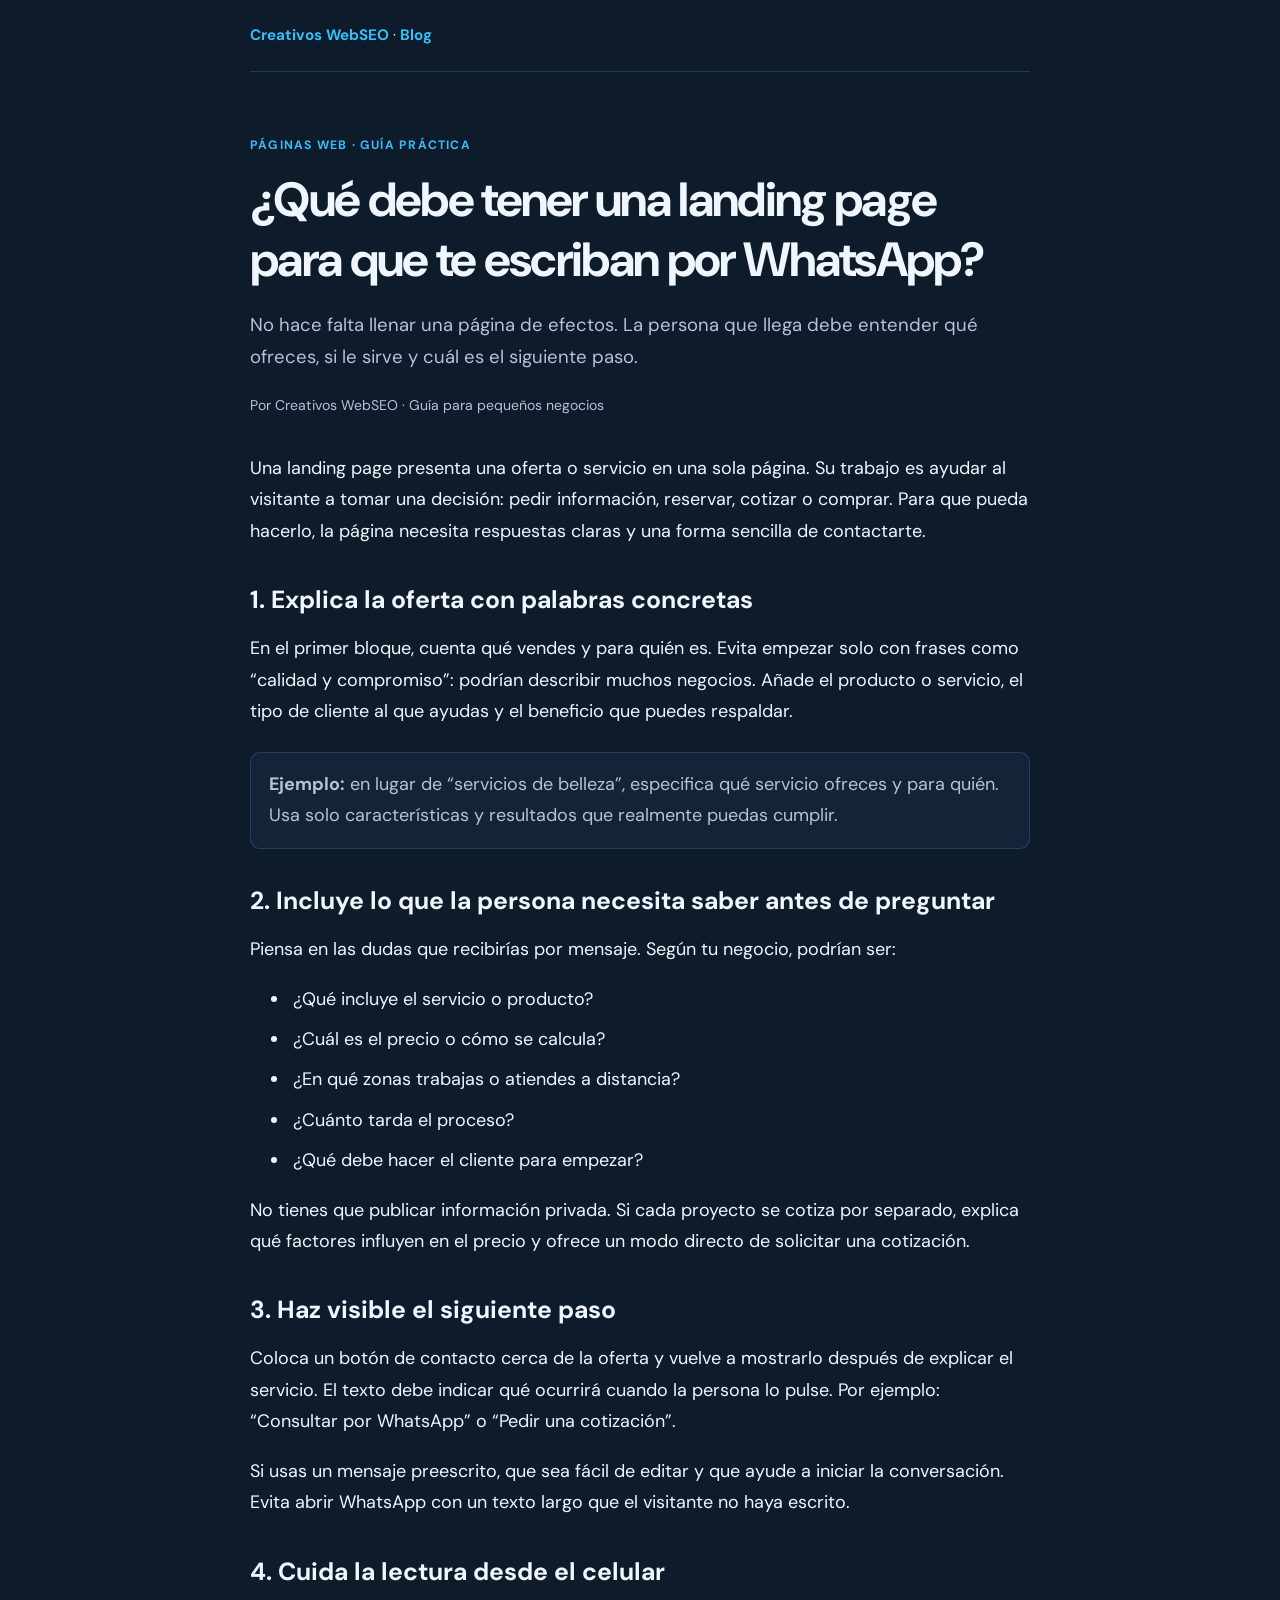
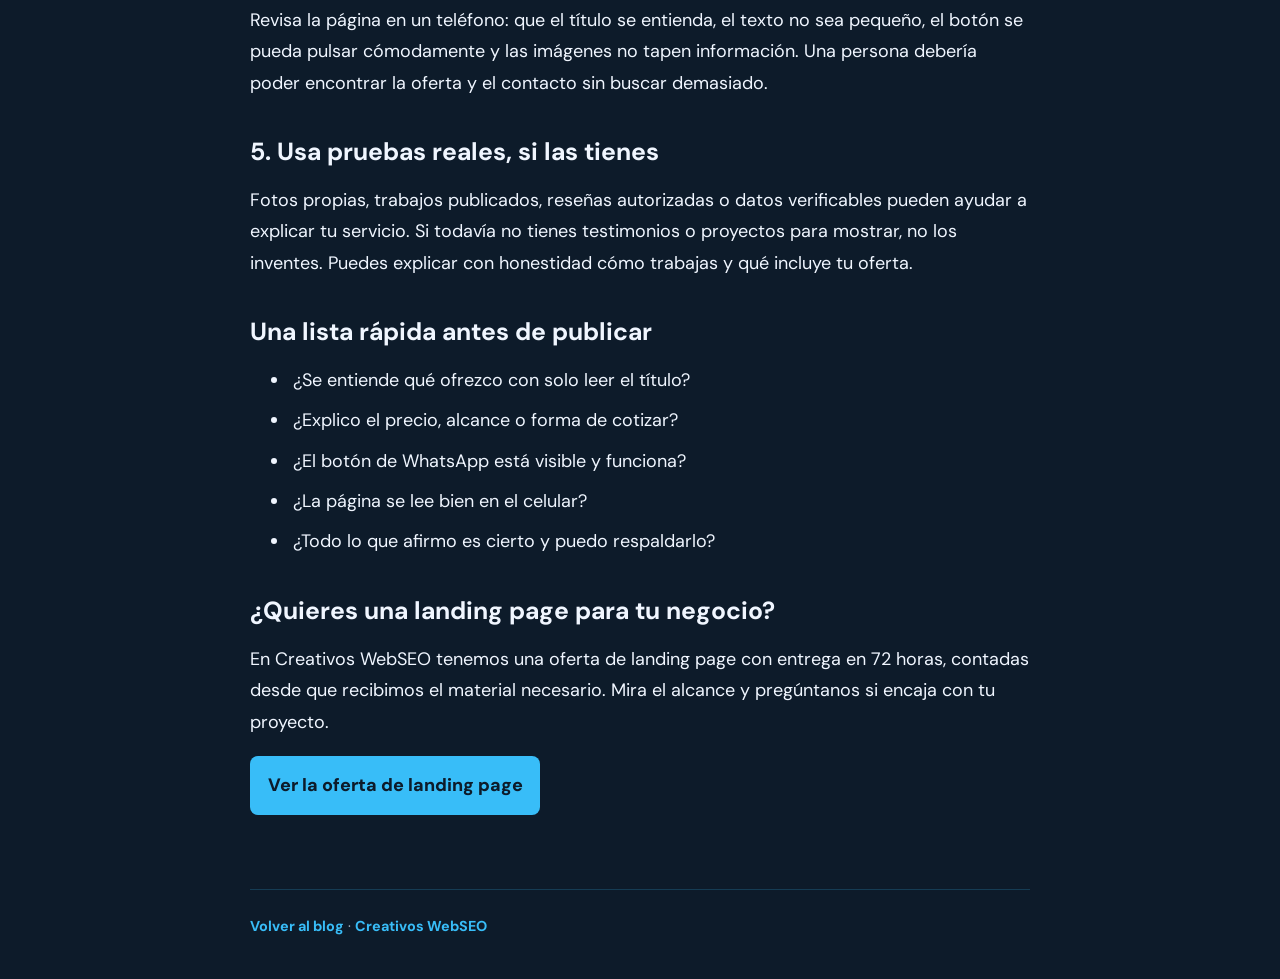
<file: blog/landing-page-whatsapp/index.html>
<!DOCTYPE html>
<html lang="es">
<head>
  <meta charset="UTF-8">
  <meta name="viewport" content="width=device-width, initial-scale=1">
  <title>¿Qué debe tener una landing page para que te escriban por WhatsApp? | Creativos WebSEO</title>
  <meta name="description" content="Una guía práctica para ordenar tu oferta, responder dudas importantes y facilitar que los visitantes contacten tu negocio por WhatsApp.">
  <link rel="canonical" href="https://creativoswebseo.xyz/blog/landing-page-whatsapp/">
  <link rel="preconnect" href="https://fonts.googleapis.com">
  <link rel="preconnect" href="https://fonts.gstatic.com" crossorigin>
  <link href="https://fonts.googleapis.com/css2?family=DM+Sans:wght@400;500;600;700;800&display=swap" rel="stylesheet">
  <style>
    :root { color-scheme:dark; --bg:#0d1b2a; --panel:#152338; --text:#f0f6ff; --muted:#b4c3d5; --cyan:#38bdf8; --border:rgba(56,189,248,.2); }
    * { box-sizing:border-box; }
    body { margin:0; background:var(--bg); color:var(--text); font:400 18px/1.75 'DM Sans',sans-serif; }
    a { color:var(--cyan); }
    header, main, footer { width:min(780px,90%); margin-inline:auto; }
    header { padding:1.4rem 0; border-bottom:1px solid var(--border); font-size:.95rem; }
    header a, footer a { text-decoration:none; font-weight:700; }
    main { padding:3.5rem 0; }
    .eyebrow { color:var(--cyan); text-transform:uppercase; letter-spacing:.1em; font-size:.76rem; font-weight:700; }
    h1,h2,h3 { line-height:1.25; }
    h1 { font-size:clamp(2rem,5vw,3rem); letter-spacing:-.035em; margin:.65rem 0 1rem; }
    h2 { font-size:1.55rem; margin:2.3rem 0 .7rem; }
    h3 { font-size:1.15rem; }
    .lead { color:var(--muted); font-size:1.16rem; }
    .byline { color:var(--muted); font-size:.88rem; margin:1.2rem 0 2.2rem; }
    .note { padding:1rem 1.15rem; border:1px solid var(--border); border-radius:10px; background:var(--panel); margin:1.5rem 0; }
    .note { color:var(--muted); }
    li { margin:.55rem 0; padding-left:.2rem; }
    .cta { display:inline-block; padding:.85rem 1.1rem; border-radius:8px; background:var(--cyan); color:#0d1b2a; font-weight:800; text-decoration:none; }
    footer { padding:1.5rem 0 2.5rem; border-top:1px solid var(--border); color:var(--muted); font-size:.9rem; }
    @media(max-width:600px) { body { font-size:17px; } main { padding:2.2rem 0; } }
  </style>
</head>
<body>
  <header><a href="/">Creativos WebSEO</a> · <a href="/blog/">Blog</a></header>
  <main>
    <span class="eyebrow">Páginas web · Guía práctica</span>
    <h1>¿Qué debe tener una landing page para que te escriban por WhatsApp?</h1>
    <p class="lead">No hace falta llenar una página de efectos. La persona que llega debe entender qué ofreces, si le sirve y cuál es el siguiente paso.</p>
    <p class="byline">Por Creativos WebSEO · Guía para pequeños negocios</p>

    <p>Una landing page presenta una oferta o servicio en una sola página. Su trabajo es ayudar al visitante a tomar una decisión: pedir información, reservar, cotizar o comprar. Para que pueda hacerlo, la página necesita respuestas claras y una forma sencilla de contactarte.</p>

    <h2>1. Explica la oferta con palabras concretas</h2>
    <p>En el primer bloque, cuenta qué vendes y para quién es. Evita empezar solo con frases como “calidad y compromiso”: podrían describir muchos negocios. Añade el producto o servicio, el tipo de cliente al que ayudas y el beneficio que puedes respaldar.</p>
    <div class="note"><strong>Ejemplo:</strong> en lugar de “servicios de belleza”, especifica qué servicio ofreces y para quién. Usa solo características y resultados que realmente puedas cumplir.</div>

    <h2>2. Incluye lo que la persona necesita saber antes de preguntar</h2>
    <p>Piensa en las dudas que recibirías por mensaje. Según tu negocio, podrían ser:</p>
    <ul>
      <li>¿Qué incluye el servicio o producto?</li>
      <li>¿Cuál es el precio o cómo se calcula?</li>
      <li>¿En qué zonas trabajas o atiendes a distancia?</li>
      <li>¿Cuánto tarda el proceso?</li>
      <li>¿Qué debe hacer el cliente para empezar?</li>
    </ul>
    <p>No tienes que publicar información privada. Si cada proyecto se cotiza por separado, explica qué factores influyen en el precio y ofrece un modo directo de solicitar una cotización.</p>

    <h2>3. Haz visible el siguiente paso</h2>
    <p>Coloca un botón de contacto cerca de la oferta y vuelve a mostrarlo después de explicar el servicio. El texto debe indicar qué ocurrirá cuando la persona lo pulse. Por ejemplo: “Consultar por WhatsApp” o “Pedir una cotización”.</p>
    <p>Si usas un mensaje preescrito, que sea fácil de editar y que ayude a iniciar la conversación. Evita abrir WhatsApp con un texto largo que el visitante no haya escrito.</p>

    <h2>4. Cuida la lectura desde el celular</h2>
    <p>Revisa la página en un teléfono: que el título se entienda, el texto no sea pequeño, el botón se pueda pulsar cómodamente y las imágenes no tapen información. Una persona debería poder encontrar la oferta y el contacto sin buscar demasiado.</p>

    <h2>5. Usa pruebas reales, si las tienes</h2>
    <p>Fotos propias, trabajos publicados, reseñas autorizadas o datos verificables pueden ayudar a explicar tu servicio. Si todavía no tienes testimonios o proyectos para mostrar, no los inventes. Puedes explicar con honestidad cómo trabajas y qué incluye tu oferta.</p>

    <h2>Una lista rápida antes de publicar</h2>
    <ul>
      <li>¿Se entiende qué ofrezco con solo leer el título?</li>
      <li>¿Explico el precio, alcance o forma de cotizar?</li>
      <li>¿El botón de WhatsApp está visible y funciona?</li>
      <li>¿La página se lee bien en el celular?</li>
      <li>¿Todo lo que afirmo es cierto y puedo respaldarlo?</li>
    </ul>

    <h2>¿Quieres una landing page para tu negocio?</h2>
    <p>En Creativos WebSEO tenemos una oferta de landing page con entrega en 72 horas, contadas desde que recibimos el material necesario. Mira el alcance y pregúntanos si encaja con tu proyecto.</p>
    <p><a class="cta" href="/#landing-flash">Ver la oferta de landing page</a></p>
  </main>
  <footer><a href="/blog/">Volver al blog</a> · <a href="/">Creativos WebSEO</a></footer>
</body>
</html>
</file>
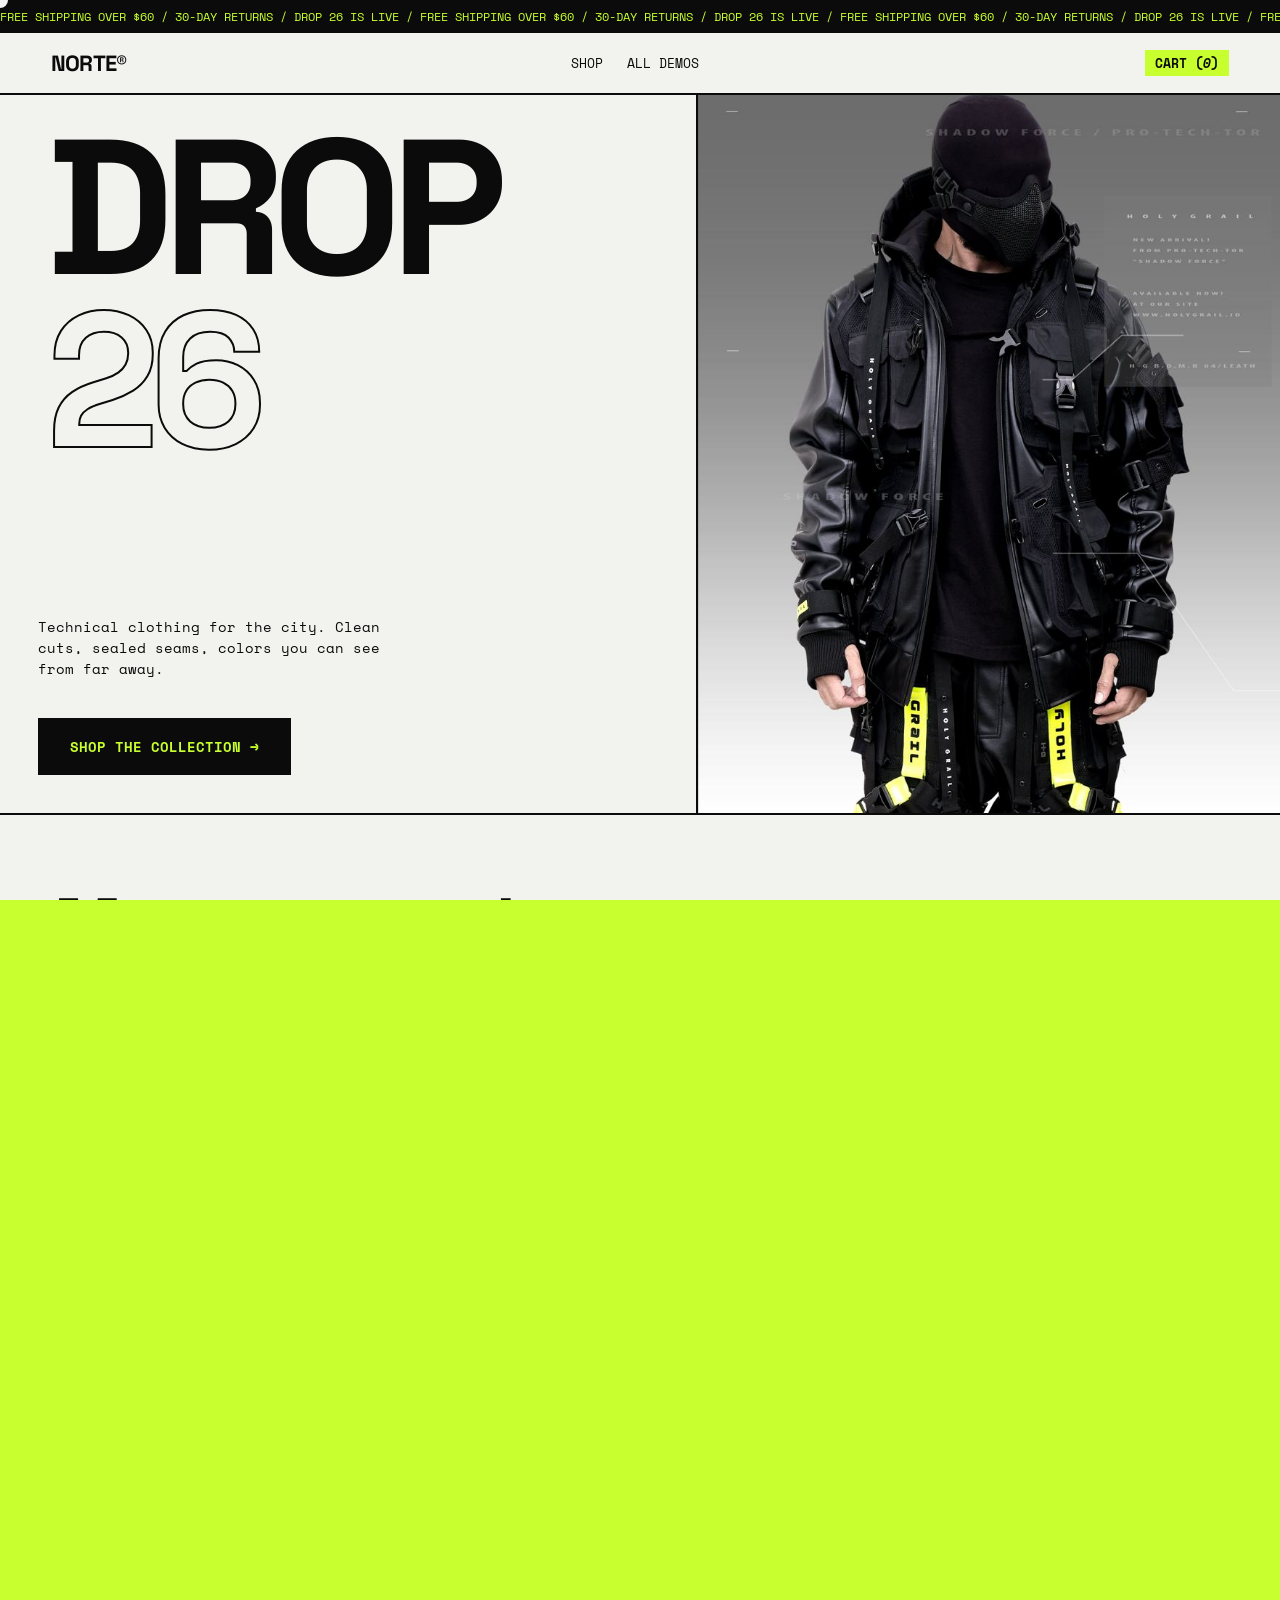
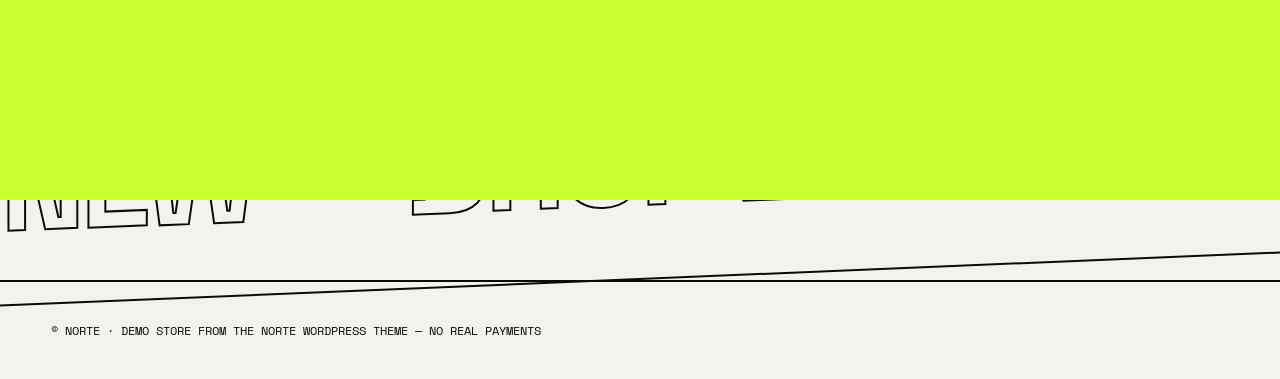
<file: demos/norte/index.html>
<!DOCTYPE html><html lang="en"><head><meta charset="utf-8"><meta name="viewport" content="width=device-width, initial-scale=1"><title>Home — NORTE (demo)</title><link href="https://fonts.googleapis.com/css2?family=Space+Grotesk:wght@500;700&family=Space+Mono&display=swap" rel="stylesheet"><link rel="stylesheet" href="assets/norte.css"></head><body data-page="home"><div class="ct on" id="ct"></div><div class="cur" id="cur"></div>
<div class="top mq"><div>Free shipping over $60 / 30-day returns / Drop 26 is live / Free shipping over $60 / 30-day returns / Drop 26 is live / Free shipping over $60 / 30-day returns / Drop 26 is live / Free shipping over $60 / 30-day returns / Drop 26 is live / Free shipping over $60 / 30-day returns / Drop 26 is live / Free shipping over $60 / 30-day returns / Drop 26 is live / </div></div>
<nav class="nv"><a class="lg" href="index.html">NORTE®</a><ul class="nvl"><li><a href="shop.html">Shop</a></li><li><a href="../../index.html#themes">All demos</a></li></ul><a href="cart.html"><b>Cart (<i data-cart>0</i>)</b></a></nav>
<div class="hero"><div class="hl"><h1>DROP <span class="o">26</span></h1><div><p>Technical clothing for the city. Clean cuts, sealed seams, colors you can see from far away.</p><a class="btn" href="shop.html">Shop the collection →</a></div></div><div class="art im"><img src="assets/img/hero.jpg" alt="NORTE Drop 26"></div></div>
<section class="sec"><h2>Most wanted</h2></section><div class="pg" id="feat" style="margin:0 4vw"></div>
<div class="mq mqo"><div>New — Drop 26 — New — Drop 26 — New — Drop 26 — New — Drop 26 —</div></div>
<footer class="ft">© NORTE · Demo store from the NORTE WordPress theme — no real payments</footer>
<script src="assets/norte.js"></script><script src="assets/demo.js"></script></body></html>
</file>
<file: demos/norte/assets/norte.css>
*{box-sizing:border-box;margin:0}
body{background:#f2f2ee;color:#0b0b0b;font-family:"Space Grotesk",system-ui,sans-serif;overflow-x:clip}
a{color:inherit;text-decoration:none}img{max-width:100%}
.shell{padding:0 4vw}
.top{background:#0b0b0b;color:#c8ff2e;font:12px "Space Mono",monospace;padding:8px 0;text-transform:uppercase}
.mq{overflow:hidden;white-space:nowrap}.mq div{display:inline-block;animation:m 28s linear infinite}@keyframes m{to{transform:translateX(-50%)}}
.nv{display:flex;justify-content:space-between;align-items:center;gap:16px;padding:16px 4vw;border-bottom:2px solid #0b0b0b;font:13px "Space Mono",monospace;text-transform:uppercase}
.nv .lg{font:700 22px "Space Grotesk",sans-serif;letter-spacing:-.04em}.nvl{display:flex;gap:24px;list-style:none;padding:0}.nv b{background:#c8ff2e;padding:3px 10px}
.hero{display:grid;grid-template-columns:1.2fr 1fr;border-bottom:2px solid #0b0b0b;min-height:80vh}
.hl{display:flex;flex-direction:column;justify-content:space-between;border-right:2px solid #0b0b0b}
h1{font-size:clamp(4rem,15vw,13rem);line-height:.8;font-weight:700;letter-spacing:-.06em;padding:4vh 3vw}h1 .o{-webkit-text-stroke:2px #0b0b0b;color:transparent}
.hl p{padding:3vw;font:14px "Space Mono",monospace;max-width:420px}
.btn{display:inline-block;background:#0b0b0b;color:#c8ff2e;font:700 14px "Space Mono",monospace;text-transform:uppercase;padding:18px 32px;border:0;cursor:pointer;transition:transform .4s,translate .3s}.btn:hover{transform:scale(1.05)}.hl .btn{margin:0 3vw 3vw;align-self:flex-start}
.w{display:inline-block;overflow:hidden;vertical-align:top;padding:0 .04em .1em}.js .i{display:inline-block;transform:translateY(112%) rotate(4deg);transition:transform 1.2s cubic-bezier(.19,1,.22,1)}.sp.in .i{transform:none}
.art{position:relative;overflow:hidden;background:#222}.js .art{clip-path:inset(100% 0 0 0);transition:clip-path 1.3s cubic-bezier(.76,0,.24,1)}.js .art.in{clip-path:inset(0)}
.art svg,.im img{position:absolute;inset:0;width:100%;height:100%;object-fit:cover;transition:scale 1.2s}.pc:hover .art svg{scale:1.06}.ph{aspect-ratio:4/5}
.js .rv{opacity:0;transform:translateY(50px);transition:1s cubic-bezier(.19,1,.22,1)}.js .rv.in{opacity:1;transform:none}
.sec{padding:8vh 4vw}.sec h2{font-size:clamp(2.2rem,6vw,5rem);letter-spacing:-.04em;line-height:1;margin-bottom:5vh}
.pg{display:grid;grid-template-columns:repeat(auto-fit,minmax(260px,1fr));border-top:2px solid #0b0b0b;border-left:2px solid #0b0b0b}
.pc{border-right:2px solid #0b0b0b;border-bottom:2px solid #0b0b0b;padding:16px;transition:background .3s;display:block}.pc:hover{background:#c8ff2e}
.pc .m{display:flex;justify-content:space-between;padding-top:12px;font:13px "Space Mono",monospace;text-transform:uppercase}.pc h3{font-size:1.5rem;margin-top:6px}
.mqo{font-size:clamp(3rem,10vw,8rem);font-weight:700;letter-spacing:-.05em;text-transform:uppercase;-webkit-text-stroke:2px #0b0b0b;color:transparent;padding:4vh 0;border-block:2px solid #0b0b0b}
.pp{display:grid;grid-template-columns:1fr 1fr;gap:4vw;padding:6vh 4vw}.pp h1{font-size:clamp(2.6rem,6vw,5.5rem);padding:0 0 2vh;line-height:.9}.pp .pr{font:700 2rem "Space Mono",monospace;margin:2vh 0}.pp p{max-width:480px;line-height:1.5}
.sz{display:flex;gap:8px;margin:3vh 0}.sz button{border:2px solid #0b0b0b;background:none;padding:10px 16px;font:14px "Space Mono",monospace;cursor:pointer}.sz button.on{background:#0b0b0b;color:#c8ff2e}
.crow{display:grid;grid-template-columns:90px 1fr auto auto;gap:20px;align-items:center;padding:18px 0;border-top:2px solid #0b0b0b}.crow .art{width:90px}.crow h3{font-size:1.2rem}.crow small{font:12px "Space Mono",monospace}
.qty{display:flex;border:2px solid #0b0b0b}.qty button{background:none;border:0;padding:8px 12px;cursor:pointer;font:16px "Space Mono"}.qty span{padding:8px 10px;font:14px "Space Mono"}
.sum{margin-left:auto;max-width:420px;border-top:2px solid #0b0b0b;padding-top:20px;font:14px "Space Mono",monospace;display:grid;gap:10px}.sum b{font-size:1.4rem}
.co{display:grid;grid-template-columns:1.3fr 1fr;gap:4vw;padding:6vh 4vw}.co form{display:grid;gap:12px}.co input{border:2px solid #0b0b0b;background:#fff;padding:14px;font:14px "Space Mono",monospace;width:100%}.co .two{display:grid;grid-template-columns:1fr 1fr;gap:12px}
.note{font:12px "Space Mono",monospace;background:#c8ff2e;padding:8px 12px;display:inline-block}
.ok{padding:12vh 4vw;text-align:center}.ok h1{padding:0;font-size:clamp(3rem,10vw,8rem)}
.ft{padding:40px 4vw;font:12px "Space Mono",monospace;text-transform:uppercase;border-top:2px solid #0b0b0b}
.pg-main{padding:6vh 4vw}.et{font-size:clamp(2.4rem,6vw,5rem);padding:0 0 3vh;line-height:.95}.ec{max-width:760px;line-height:1.6}
.woocommerce ul.products{display:grid;grid-template-columns:repeat(auto-fit,minmax(240px,1fr));gap:20px;list-style:none;padding:0}.woocommerce a.button,.woocommerce button.button{background:#0b0b0b;color:#c8ff2e;border-radius:0;font-family:"Space Mono",monospace}
.ct{position:fixed;inset:0;background:#c8ff2e;z-index:90;transform:translateY(100%);transition:transform .6s cubic-bezier(.76,0,.24,1);pointer-events:none}.ct.on{transform:none}
.cur{display:none}@media(pointer:fine){.js .cur{display:block;position:fixed;left:-8px;top:-8px;width:16px;height:16px;border-radius:50%;background:#fff;mix-blend-mode:difference;pointer-events:none;z-index:99;transition:width .3s,height .3s,margin .3s}.cur.big{width:84px;height:84px;margin:-34px}}
@media(max-width:760px){.hero,.pp,.co{grid-template-columns:1fr}.hl{border-right:0}.crow{grid-template-columns:70px 1fr auto}.crow .art{width:70px}}
@media(prefers-reduced-motion:reduce){.mq div{animation:none}.js .i,.js .art,.js .rv{transition:none}}
@media(prefers-reduced-motion:reduce){.js .art{clip-path:none!important}.js .rv{opacity:1!important;transform:none!important}.js .i{transform:none!important}.ct{display:none}}
</file>
